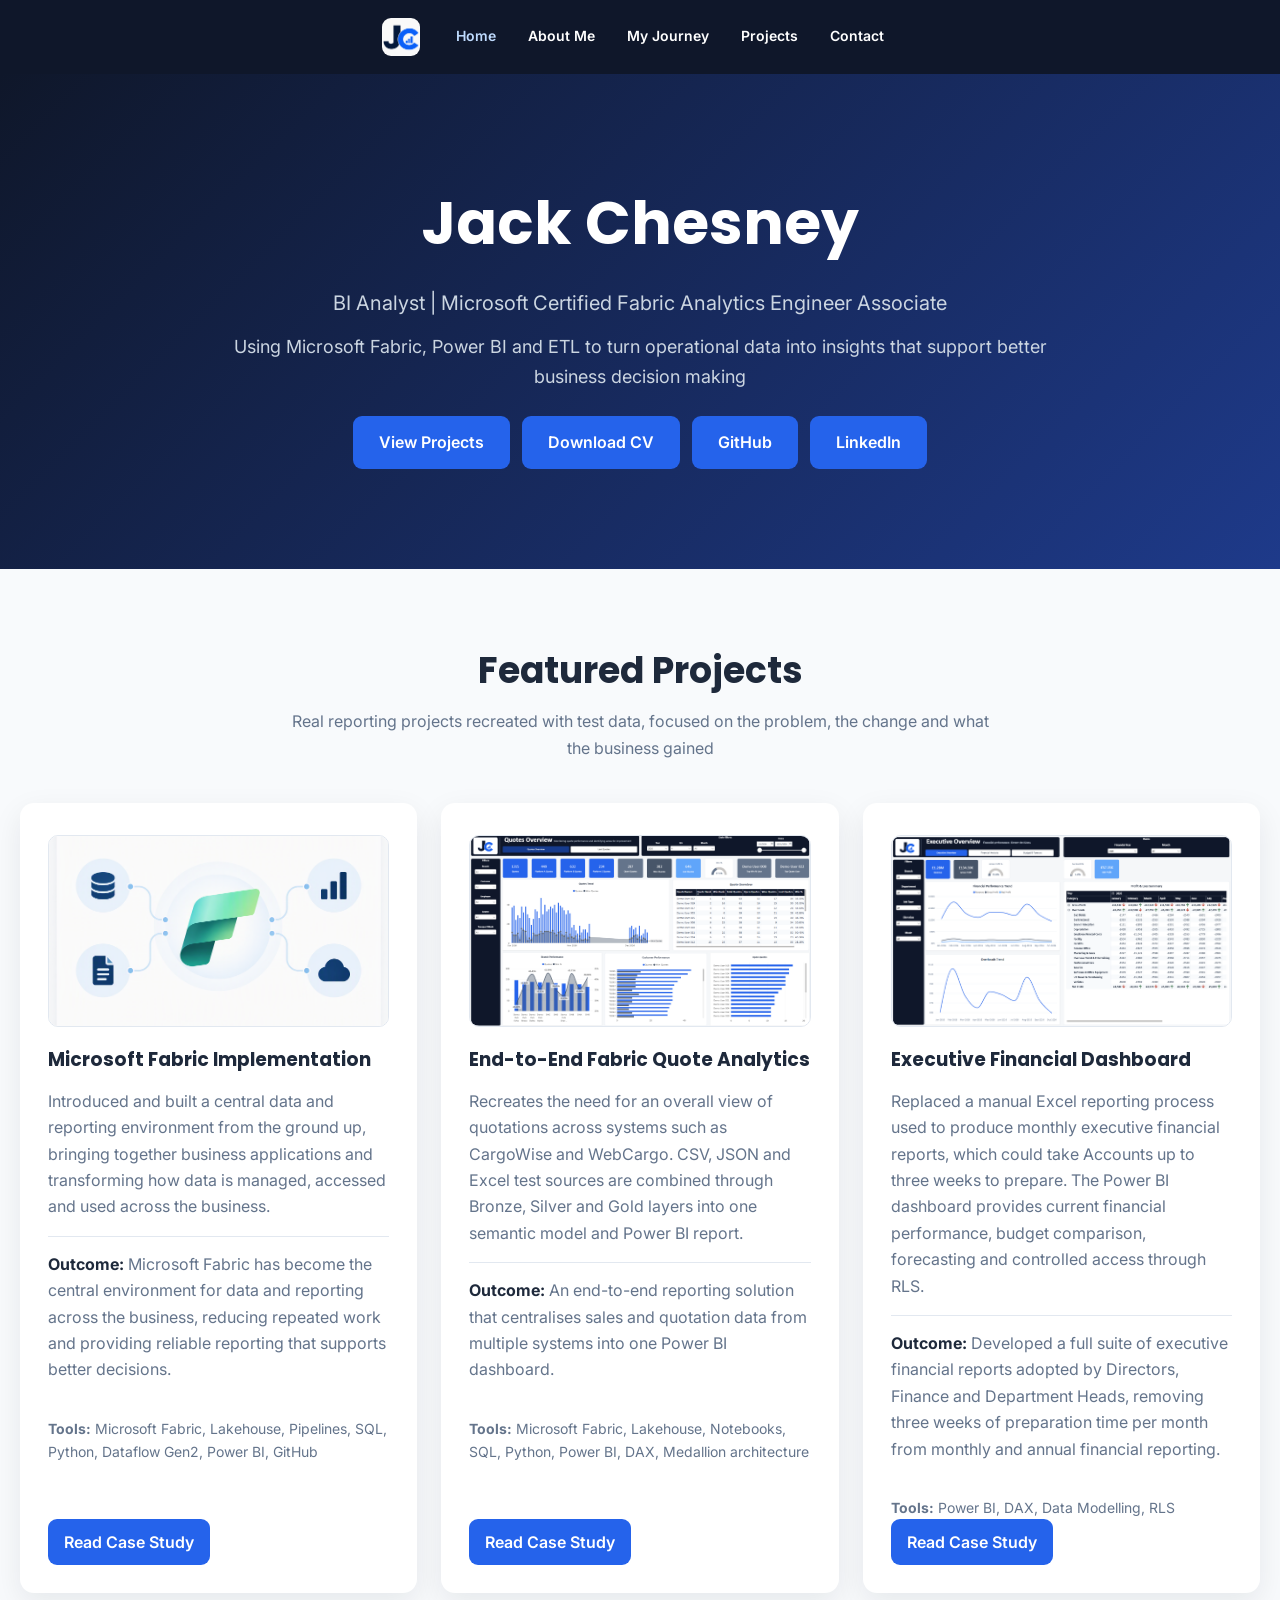
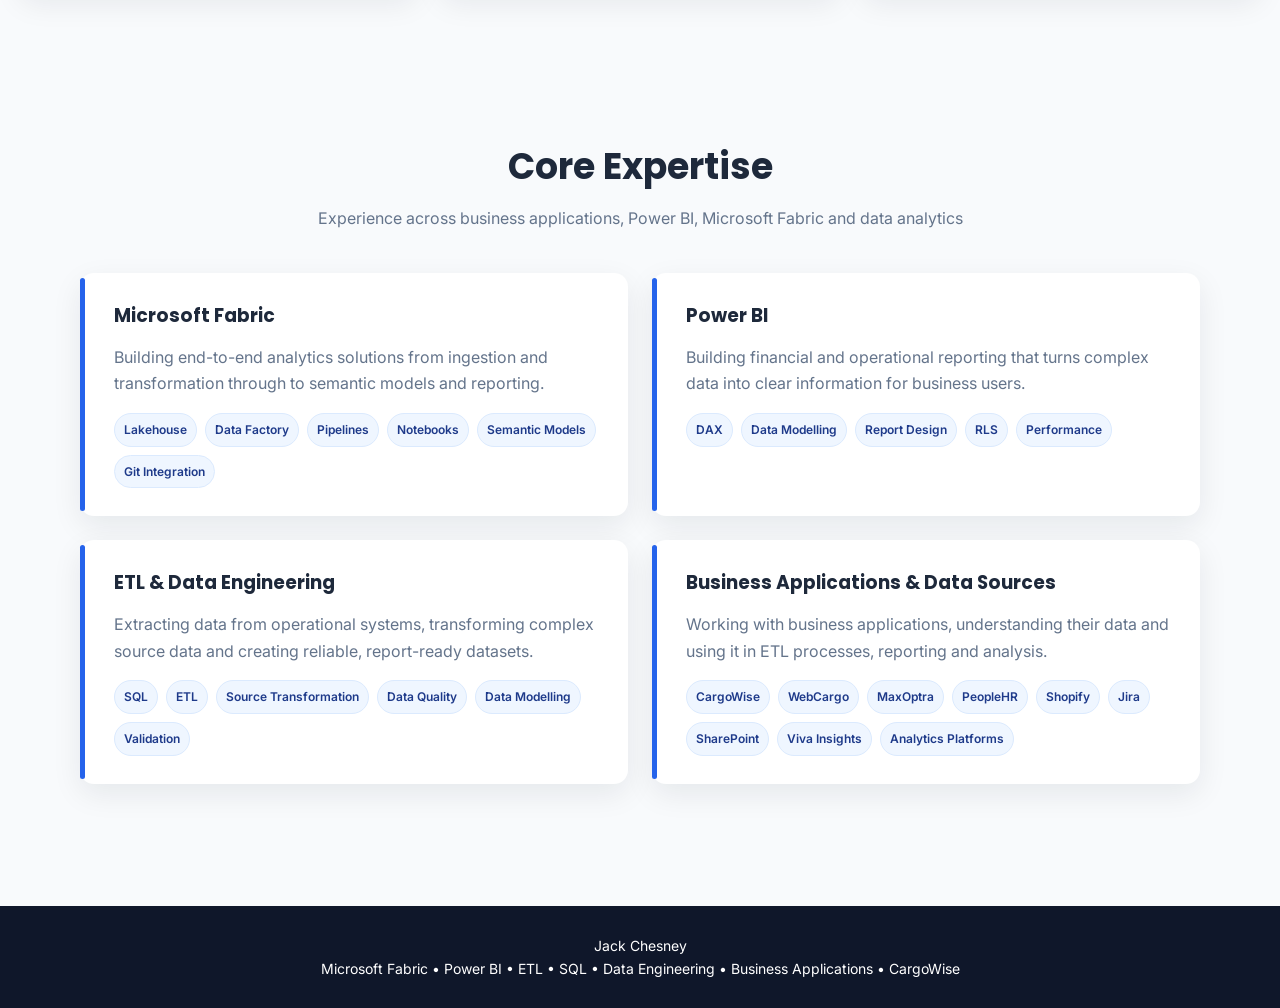
<file: index.html>
<!DOCTYPE html>
<html lang="en-GB">
<head>
    <meta charset="UTF-8">
    <meta name="viewport" content="width=device-width, initial-scale=1">
    <meta name="description" content="Jack Chesney's portfolio of Microsoft Fabric, ETL, Power BI and business application reporting projects.">
    <title>BI Portfolio | Jack Chesney</title>
    <link rel="stylesheet" href="style.css">
</head>
<body>
    <a class="skip-link" href="#main">Skip to content</a>
    <nav aria-label="Main navigation">
        <a class="site-logo" href="index.html"><img src="logo-white.png" alt="Jack Chesney logo"></a>
        <a href="index.html" aria-current="page">Home</a>
        <a href="about.html">About Me</a>
        <a href="journey.html">My Journey</a>
        <a href="projects.html">Projects</a>
        <a href="contact.html">Contact</a>
    </nav>

    <main id="main">
        <section class="hero">
            <h1>Jack Chesney</h1>
            <p>BI Analyst | Microsoft Certified Fabric Analytics Engineer Associate</p>
            <p class="hero-subtitle">Using Microsoft Fabric, Power BI and ETL to turn operational data into insights that support better business decision making</p>
            <div class="hero-actions">
                <a class="btn" href="projects.html">View Projects</a>
                <a class="btn" href="Jack-Chesney-CV.pdf" download>Download CV</a>
                <a class="btn" href="https://github.com/jches2002" target="_blank" rel="noopener noreferrer">GitHub</a>
                <a class="btn" href="https://www.linkedin.com/in/jack-chesney-94877a1b5" target="_blank" rel="noopener noreferrer">LinkedIn</a>
            </div>
        </section>

        <section class="container featured-projects">
            <div class="section-title">
                <h2>Featured Projects</h2>
                <p>Real reporting projects recreated with test data, focused on the problem, the change and what the business gained</p>
            </div>
            <div class="cards">
                <article class="card project-card">
                    <div class="project-visual"><img alt="Microsoft Fabric Logo" src="fabric-logo.png"></div>
                    <h3>Microsoft Fabric Implementation</h3>
                    <p>Introduced and built a central data and reporting environment from the ground up, bringing together business applications and transforming how data is managed, accessed and used across the business.</p>
                    <p class="project-outcome"><strong>Outcome:</strong> Microsoft Fabric has become the central environment for data and reporting across the business, reducing repeated work and providing reliable reporting that supports better decisions.</p>
                    <p class="tools"><strong>Tools:</strong> Microsoft Fabric, Lakehouse, Pipelines, SQL, Python, Dataflow Gen2, Power BI, GitHub</p>
                    <a class="btn small" href="project-fabric-platform.html">Read Case Study</a>
                </article>

                <article class="card project-card">
                    <div class="project-visual"><img alt="End-to-End Fabric Quote Analytics dashboard" src="fabric-quote-analytics.png"></div>
                    <h3>End-to-End Fabric Quote Analytics</h3>
                    <p>Recreates the need for an overall view of quotations across systems such as CargoWise and WebCargo. CSV, JSON and Excel test sources are combined through Bronze, Silver and Gold layers into one semantic model and Power BI report.</p>
                    <p class="project-outcome"><strong>Outcome:</strong> An end-to-end reporting solution that centralises sales and quotation data from multiple systems into one Power BI dashboard.</p>
                    <p class="tools"><strong>Tools:</strong> Microsoft Fabric, Lakehouse, Notebooks, SQL, Python, Power BI, DAX, Medallion architecture</p>
                    <a class="btn small" href="project-fabric.html">Read Case Study</a>
                </article>

                <article class="card project-card">
                    <div class="project-visual"><img alt="Executive Financial Dashboard" src="executive-financial-dashboard.png"></div>
                    <h3>Executive Financial Dashboard</h3>
                    <p>Replaced a manual Excel reporting process used to produce monthly executive financial reports, which could take Accounts up to three weeks to prepare. The Power BI dashboard provides current financial performance, budget comparison, forecasting and controlled access through RLS.</p>
                    <p class="project-outcome"><strong>Outcome:</strong> Developed a full suite of executive financial reports adopted by Directors, Finance and Department Heads, removing three weeks of preparation time per month from monthly and annual financial reporting.</p>
                    <p class="tools"><strong>Tools:</strong> Power BI, DAX, Data Modelling, RLS</p>
                    <a class="btn small" href="project-financial.html">Read Case Study</a>
                </article>
            </div>
        </section>

        <section class="container">
            <div class="section-title">
                <h2>Core Expertise</h2>
                <p>Experience across business applications, Power BI, Microsoft Fabric and data analytics</p>
            </div>
            <div class="skills-grid">
                <article class="card skill-card">
                    <h3>Microsoft Fabric</h3>
                    <p>Building end-to-end analytics solutions from ingestion and transformation through to semantic models and reporting.</p>
                    <div class="skill-list">
                        <span>Lakehouse</span><span>Data Factory</span><span>Pipelines</span><span>Notebooks</span><span>Semantic Models</span><span>Git Integration</span>
                    </div>
                </article>

                <article class="card skill-card">
                    <h3>Power BI</h3>
                    <p>Building financial and operational reporting that turns complex data into clear information for business users.</p>
                    <div class="skill-list">
                        <span>DAX</span><span>Data Modelling</span><span>Report Design</span><span>RLS</span><span>Performance</span>
                    </div>
                </article>

                <article class="card skill-card">
                    <h3>ETL &amp; Data Engineering</h3>
                    <p>Extracting data from operational systems, transforming complex source data and creating reliable, report-ready datasets.</p>
                    <div class="skill-list">
                        <span>SQL</span><span>ETL</span><span>Source Transformation</span><span>Data Quality</span><span>Data Modelling</span><span>Validation</span>
                    </div>
                </article>

                <article class="card skill-card">
                    <h3>Business Applications &amp; Data Sources</h3>
                    <p>Working with business applications, understanding their data and using it in ETL processes, reporting and analysis.</p>
                    <div class="skill-list">
                        <span>CargoWise</span><span>WebCargo</span><span>MaxOptra</span><span>PeopleHR</span><span>Shopify</span><span>Jira</span><span>SharePoint</span><span>Viva Insights</span><span>Analytics Platforms</span>
                    </div>
                </article>
            </div>
        </section>
    </main>

    <footer><p>Jack Chesney</p><p>Microsoft Fabric • Power BI • ETL • SQL • Data Engineering • Business Applications • CargoWise</p></footer>
</body>
</html>
</file>
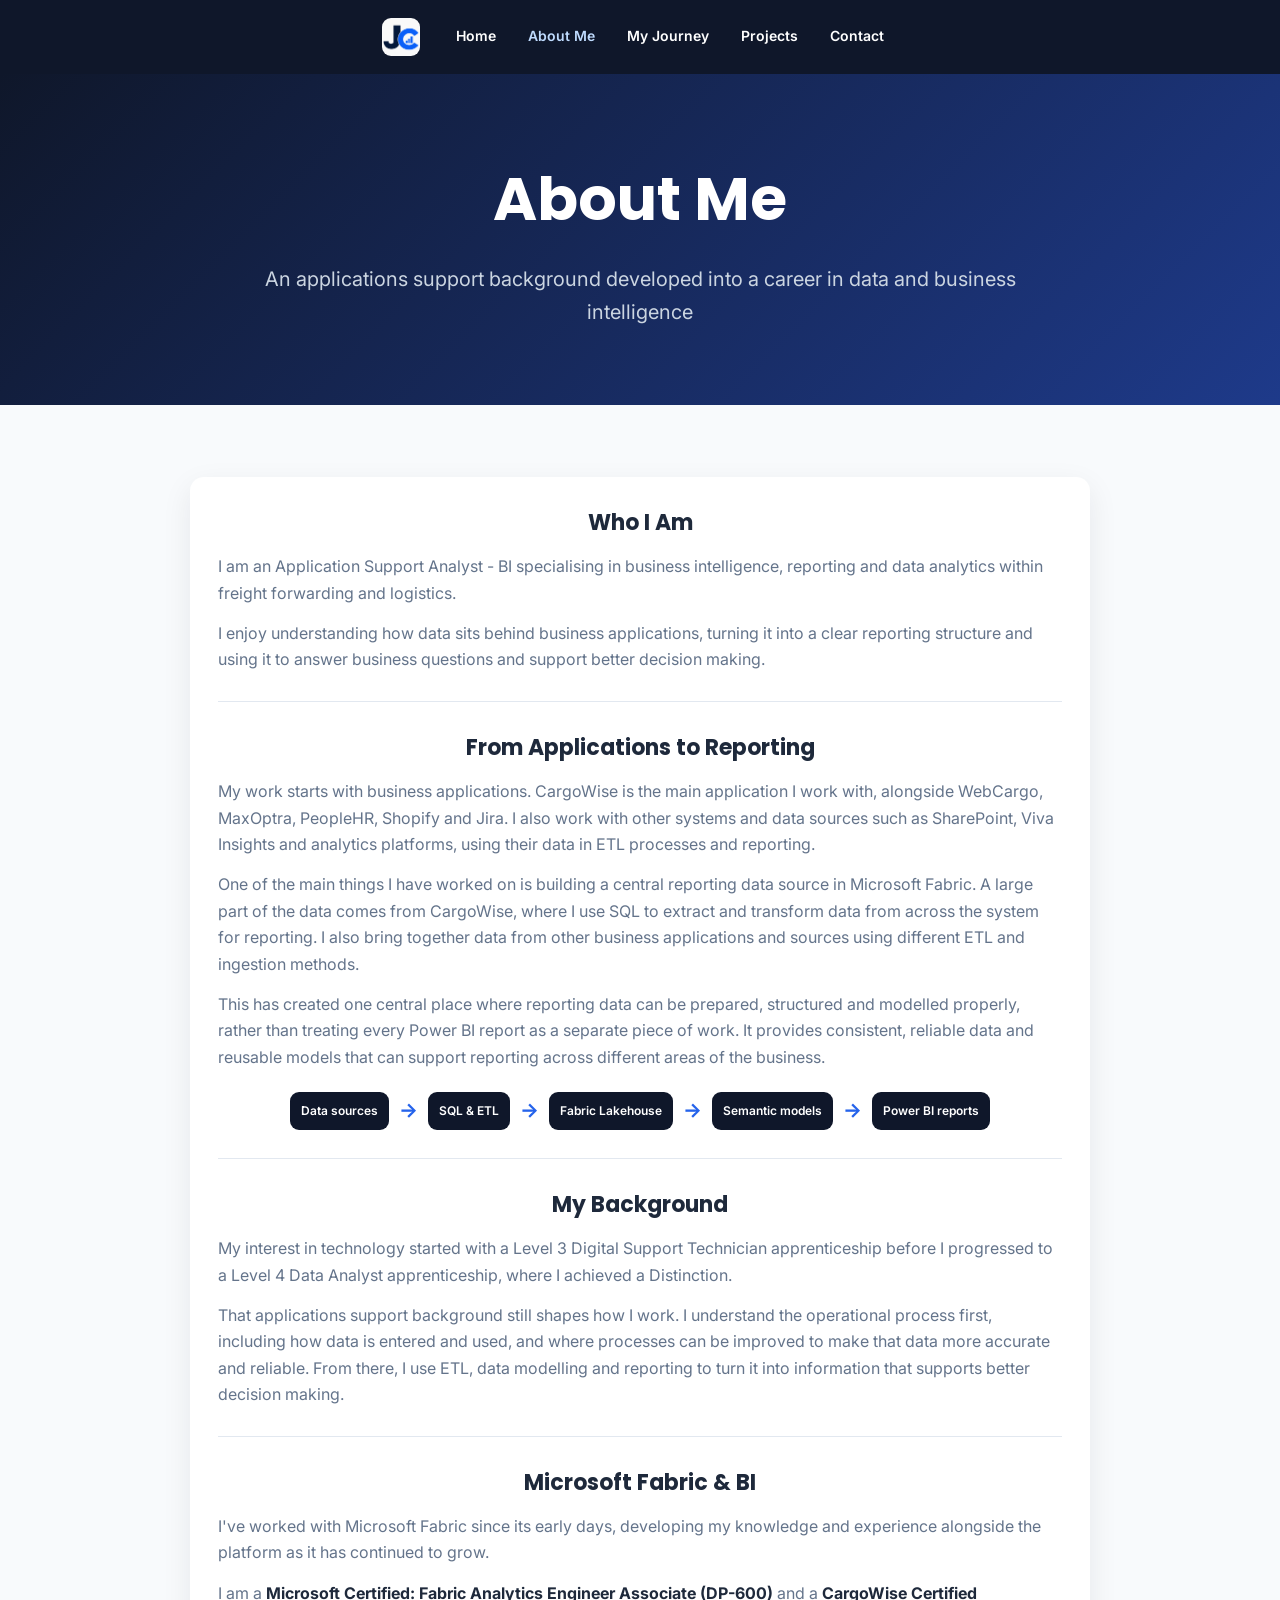
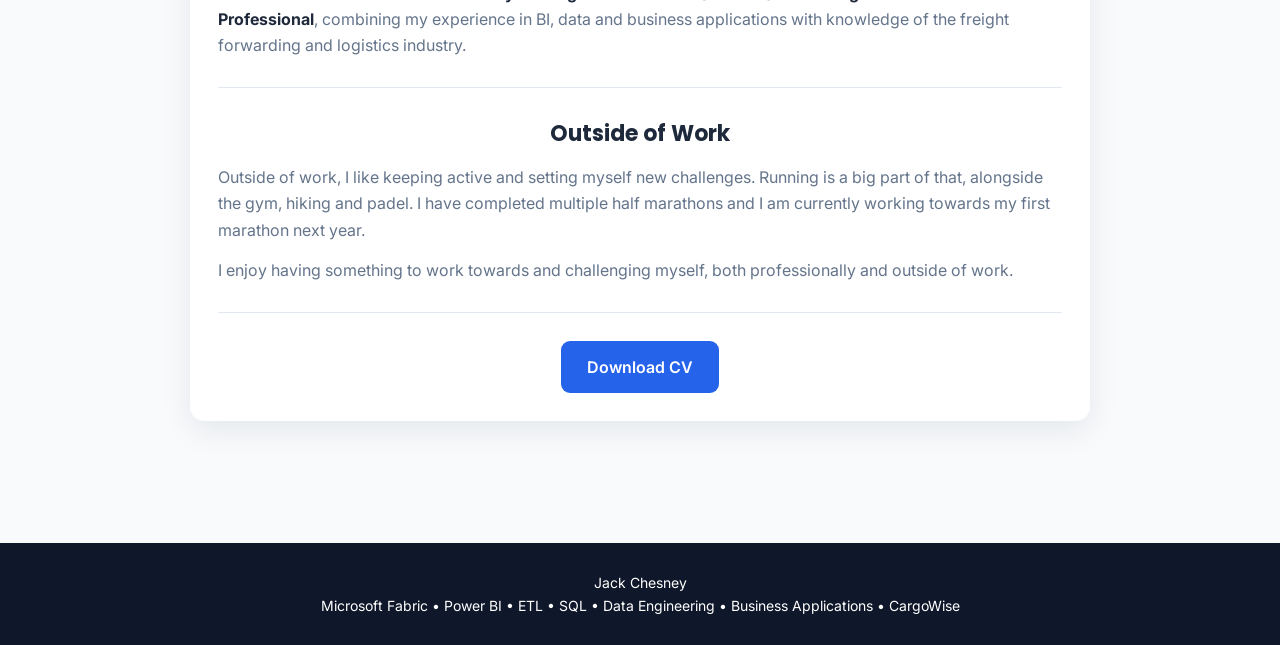
<file: about.html>
<!DOCTYPE html>
<html lang="en-GB">
<head>
    <meta charset="UTF-8">
    <meta name="viewport" content="width=device-width, initial-scale=1">
    <meta name="description" content="About Jack Chesney, an Application Support Analyst - BI working across business intelligence, data engineering, Microsoft Fabric, Power BI and business applications.">
    <title>About Me | Jack Chesney</title>
    <link rel="stylesheet" href="style.css">
</head>
<body>
    <a class="skip-link" href="#main">Skip to content</a>

    <nav aria-label="Main navigation">
        <a class="site-logo" href="index.html">
            <img src="logo-white.png" alt="Jack Chesney logo">
        </a>
        <a href="index.html">Home</a>
        <a href="about.html" aria-current="page">About Me</a>
        <a href="journey.html">My Journey</a>
        <a href="projects.html">Projects</a>
        <a href="contact.html">Contact</a>
    </nav>

    <main id="main">
        <section class="hero compact">
            <h1>About Me</h1>
            <p>An applications support background developed into a career in data and business intelligence</p>
        </section>

        <section class="container">
            <article class="card about-card">
                <div class="about-section">
                    <h2>Who I Am</h2>
                    <p>I am an Application Support Analyst - BI specialising in business intelligence, reporting and data analytics within freight forwarding and logistics.</p>
                    <p>I enjoy understanding how data sits behind business applications, turning it into a clear reporting structure and using it to answer business questions and support better decision making.</p>
                </div>

                <div class="about-section">
                    <h2>From Applications to Reporting</h2>
                    <p>My work starts with business applications. CargoWise is the main application I work with, alongside WebCargo, MaxOptra, PeopleHR, Shopify and Jira. I also work with other systems and data sources such as SharePoint, Viva Insights and analytics platforms, using their data in ETL processes and reporting.</p>

                    <p>One of the main things I have worked on is building a central reporting data source in Microsoft Fabric. A large part of the data comes from CargoWise, where I use SQL to extract and transform data from across the system for reporting. I also bring together data from other business applications and sources using different ETL and ingestion methods.</p>

                    <p>This has created one central place where reporting data can be prepared, structured and modelled properly, rather than treating every Power BI report as a separate piece of work. It provides consistent, reliable data and reusable models that can support reporting across different areas of the business.</p>

                    <div class="architecture-flow compact-flow" aria-label="Data source to reporting data flow">
                        <span>Data sources</span>
                        <b aria-hidden="true">→</b>
                        <span>SQL &amp; ETL</span>
                        <b aria-hidden="true">→</b>
                        <span>Fabric Lakehouse</span>
                        <b aria-hidden="true">→</b>
                        <span>Semantic models</span>
                        <b aria-hidden="true">→</b>
                        <span>Power BI reports</span>
                    </div>
                </div>

                <div class="about-section">
                    <h2>My Background</h2>
                    <p>My interest in technology started with a Level 3 Digital Support Technician apprenticeship before I progressed to a Level 4 Data Analyst apprenticeship, where I achieved a Distinction.</p>

                    <p>That applications support background still shapes how I work. I understand the operational process first, including how data is entered and used, and where processes can be improved to make that data more accurate and reliable. From there, I use ETL, data modelling and reporting to turn it into information that supports better decision making.</p>
                </div>

                <div class="about-section">
                    <h2>Microsoft Fabric &amp; BI</h2>
                    <p>I've worked with Microsoft Fabric since its early days, developing my knowledge and experience alongside the platform as it has continued to grow.</p>

                    <p>I am a <strong>Microsoft Certified: Fabric Analytics Engineer Associate (DP-600)</strong> and a <strong>CargoWise Certified Professional</strong>, combining my experience in BI, data and business applications with knowledge of the freight forwarding and logistics industry.</p>
                </div>

                <div class="about-section">
                    <h2>Outside of Work</h2>
                    <p>Outside of work, I like keeping active and setting myself new challenges. Running is a big part of that, alongside the gym, hiking and padel. I have completed multiple half marathons and I am currently working towards my first marathon next year.</p>

                    <p>I enjoy having something to work towards and challenging myself, both professionally and outside of work.</p>
                </div>

                <div class="about-section" style="text-align: center;">
                    <a class="btn" href="Jack-Chesney-CV.pdf" download>Download CV</a>
                </div>
            </article>
        </section>
    </main>

    <footer>
        <p>Jack Chesney</p>
        <p>Microsoft Fabric • Power BI • ETL • SQL • Data Engineering • Business Applications • CargoWise</p>
    </footer>
</body>
</html>
</file>
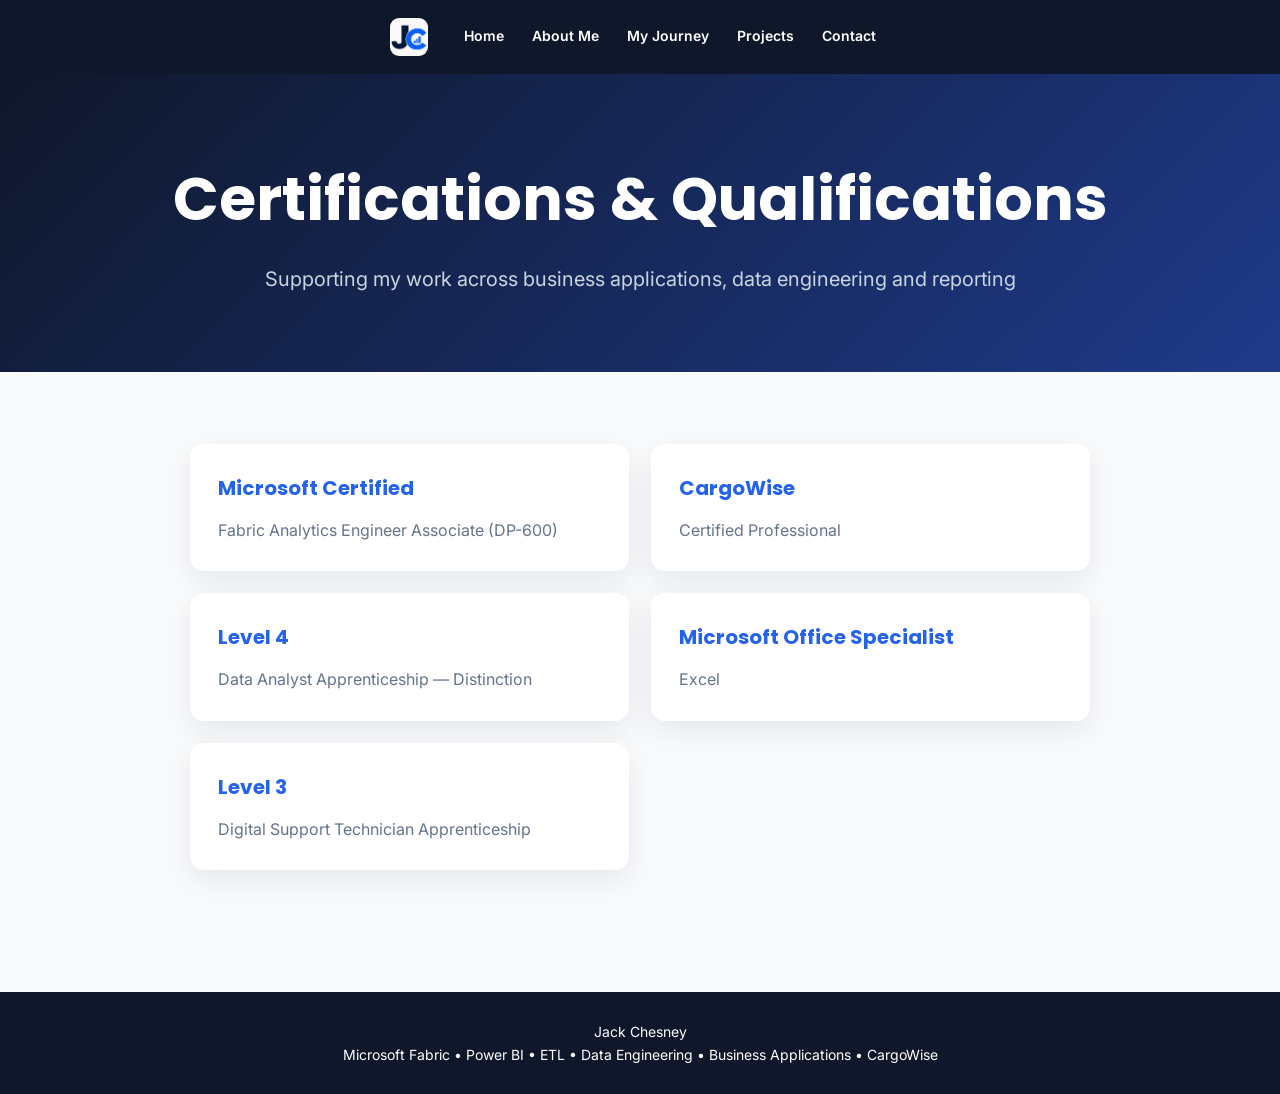
<file: certifications.html>
<!DOCTYPE html>
<html lang="en-GB">
<head>
    <meta charset="UTF-8">
    <meta name="viewport" content="width=device-width, initial-scale=1">
    <meta name="description" content="Certifications and qualifications earned by Jack Chesney.">
    <title>Certifications | Jack Chesney</title>
    <link rel="stylesheet" href="style.css">
</head>
<body>
    <a class="skip-link" href="#main">Skip to content</a>
    <nav aria-label="Main navigation">
        <a class="site-logo" href="index.html"><img src="logo-white.png" alt="Jack Chesney logo"></a>
        <a href="index.html">Home</a><a href="about.html">About Me</a><a href="journey.html">My Journey</a><a href="projects.html">Projects</a><a href="contact.html">Contact</a>
    </nav>
    <main id="main">
        <section class="hero compact"><h1>Certifications &amp; Qualifications</h1><p>Supporting my work across business applications, data engineering and reporting</p></section>
        <section class="container">
            <div class="credential-list">
                <article class="card"><h2>Microsoft Certified</h2><p>Fabric Analytics Engineer Associate (DP-600)</p></article>
                <article class="card"><h2>CargoWise</h2><p>Certified Professional</p></article>
                <article class="card"><h2>Level 4</h2><p>Data Analyst Apprenticeship — Distinction</p></article>
                <article class="card"><h2>Microsoft Office Specialist</h2><p>Excel</p></article>
                <article class="card"><h2>Level 3</h2><p>Digital Support Technician Apprenticeship</p></article>
            </div>
        </section>
    </main>
    <footer><p>Jack Chesney</p><p>Microsoft Fabric • Power BI • ETL • Data Engineering • Business Applications • CargoWise</p></footer>
</body>
</html>
</file>
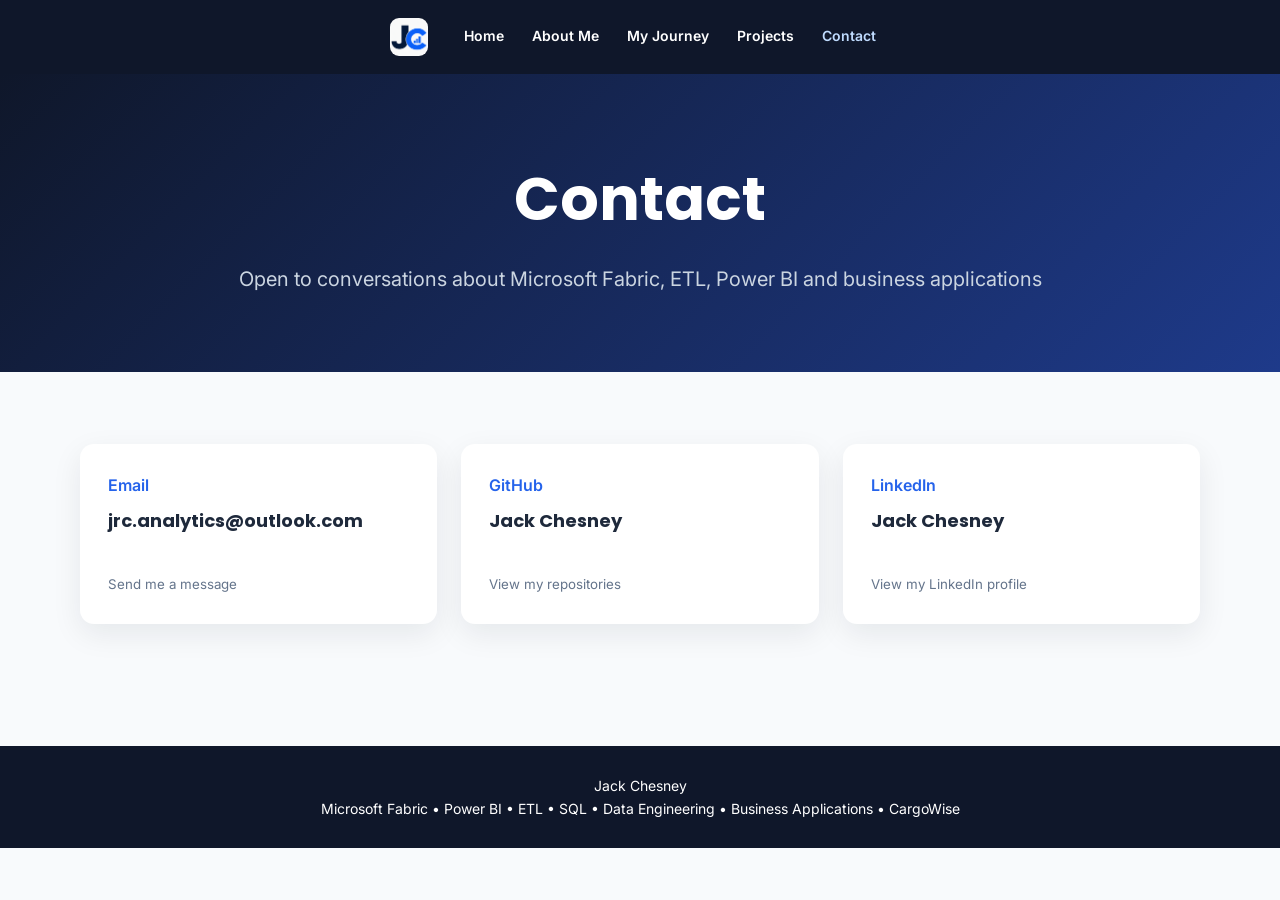
<file: contact.html>
<!DOCTYPE html>
<html lang="en-GB">
<head>
    <meta charset="UTF-8">
    <meta name="viewport" content="width=device-width, initial-scale=1">
    <meta name="description" content="Contact Jack Chesney about Microsoft Fabric, ETL, Power BI and business applications.">
    <title>Contact | Jack Chesney</title>
    <link rel="stylesheet" href="style.css">
</head>
<body>
    <a class="skip-link" href="#main">Skip to content</a>
    <nav aria-label="Main navigation">
        <a class="site-logo" href="index.html"><img src="logo-white.png" alt="Jack Chesney logo"></a>
        <a href="index.html">Home</a><a href="about.html">About Me</a><a href="journey.html">My Journey</a><a href="projects.html">Projects</a><a href="contact.html" aria-current="page">Contact</a>
    </nav>
    <main id="main">
        <section class="hero compact"><h1>Contact</h1><p>Open to conversations about Microsoft Fabric, ETL, Power BI and business applications</p></section>
        <section class="container">
            <div class="contact-grid">
                <a class="card contact-card" href="mailto:jrc.analytics@outlook.com"><span>Email</span><strong>jrc.analytics@outlook.com</strong><small>Send me a message</small></a>
                <a class="card contact-card" href="https://github.com/jches2002" target="_blank" rel="noopener"><span>GitHub</span><strong>Jack Chesney</strong><small>View my repositories</small></a>
                <a class="card contact-card" href="https://www.linkedin.com/in/jack-chesney-94877a1b5" target="_blank" rel="noopener"><span>LinkedIn</span><strong>Jack Chesney</strong><small>View my LinkedIn profile</small></a>
            </div>
        </section>
    </main>
    <footer><p>Jack Chesney</p><p>Microsoft Fabric • Power BI • ETL • SQL • Data Engineering • Business Applications • CargoWise</p></footer>
</body>
</html>
</file>
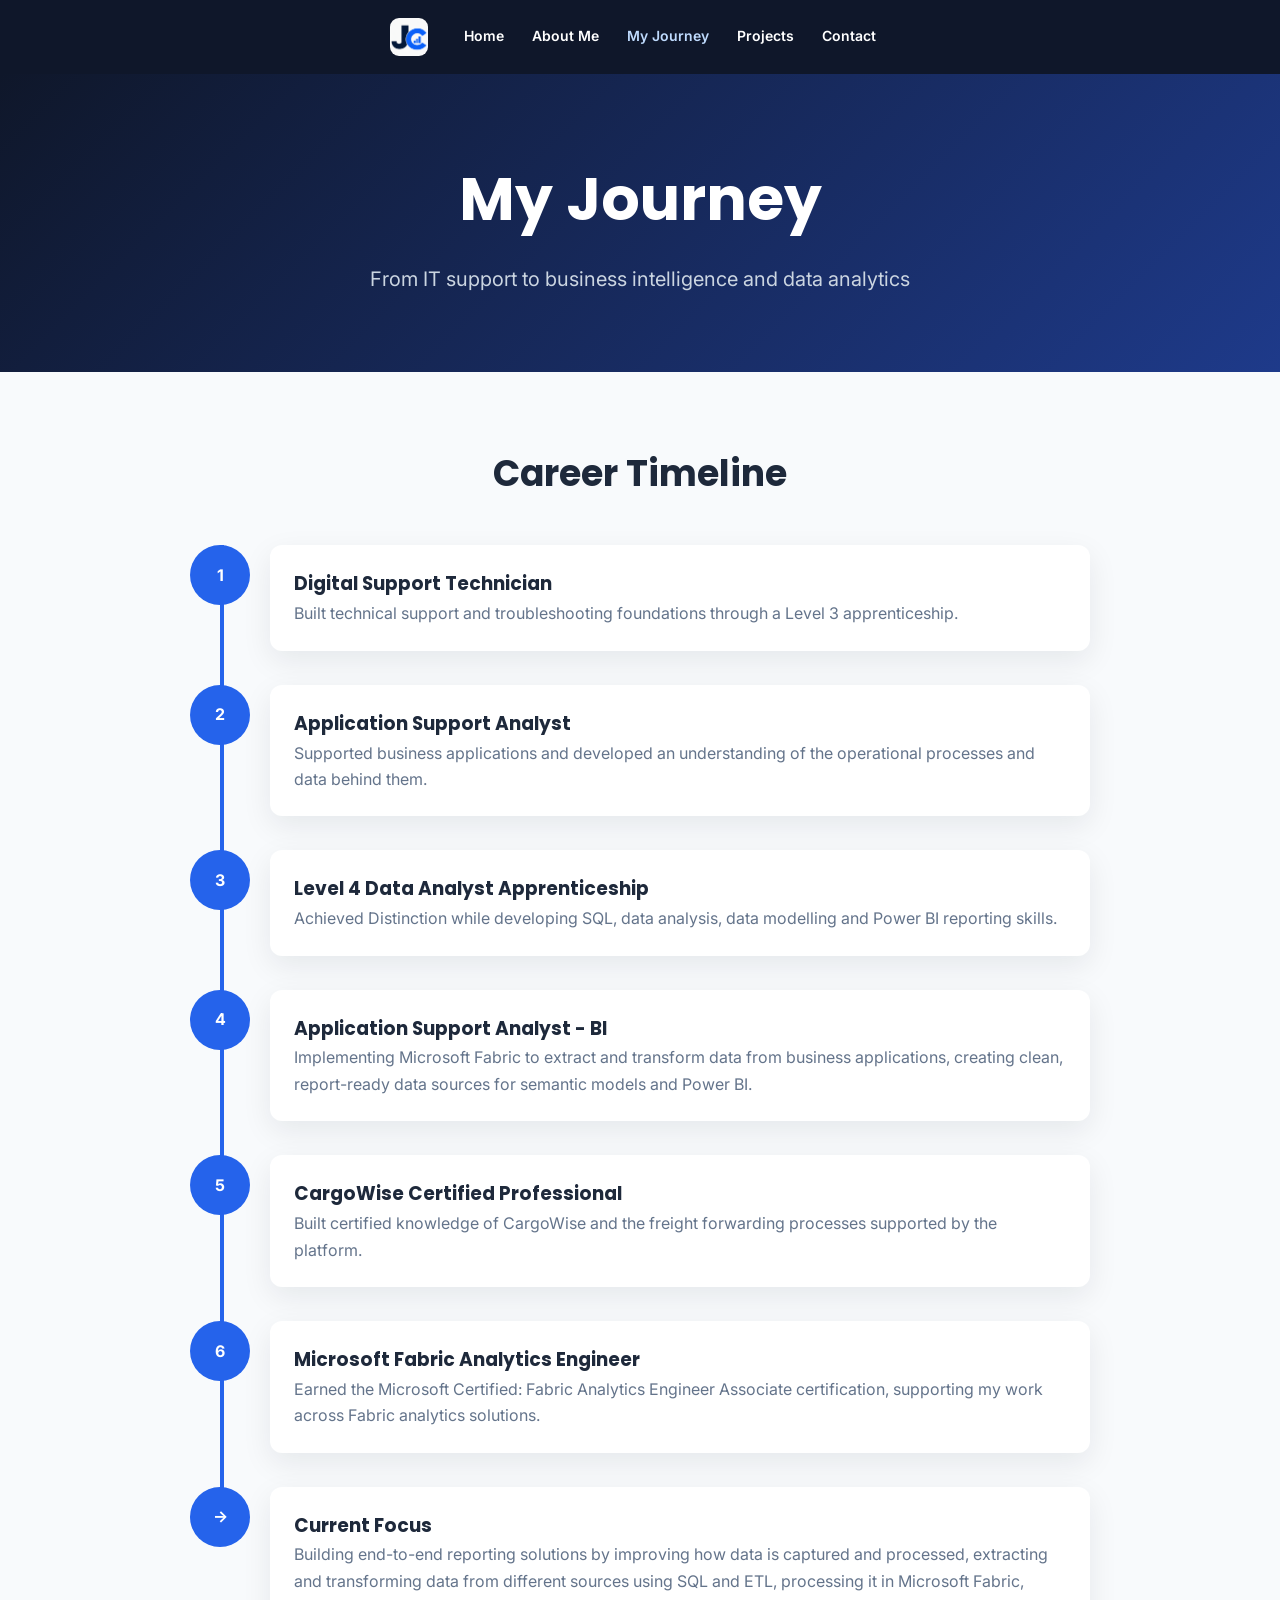
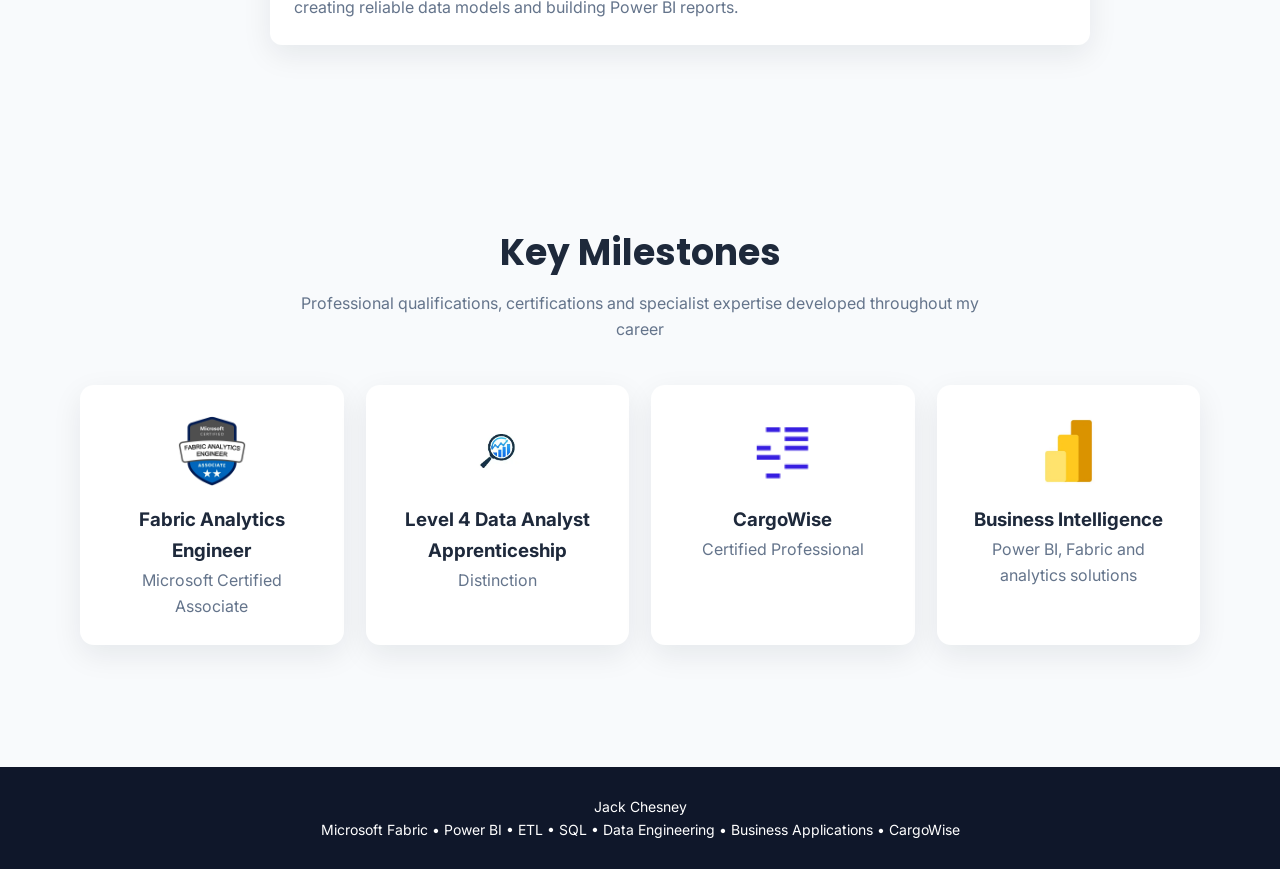
<file: journey.html>
<!DOCTYPE html>
<html lang="en-GB">
<head>
    <meta charset="UTF-8">
    <meta name="viewport" content="width=device-width, initial-scale=1">
    <meta name="description" content="Jack Chesney's journey from IT support to business intelligence and data analytics.">
    <title>My Journey | Jack Chesney</title>
    <link rel="stylesheet" href="style.css">
</head>
<body>
    <a class="skip-link" href="#main">Skip to content</a>
    <nav aria-label="Main navigation">
        <a class="site-logo" href="index.html"><img src="logo-white.png" alt="Jack Chesney logo"></a>
        <a href="index.html">Home</a><a href="about.html">About Me</a><a href="journey.html" aria-current="page">My Journey</a><a href="projects.html">Projects</a><a href="contact.html">Contact</a>
    </nav>

    <main id="main">
        <section class="hero compact"><h1>My Journey</h1><p>From IT support to business intelligence and data analytics</p></section>

        <section class="container">
            <div class="section-title"><h2>Career Timeline</h2></div>
            <div class="timeline">
                <div class="timeline-item"><div class="timeline-icon">1</div><div class="timeline-content"><h3>Digital Support Technician</h3><p>Built technical support and troubleshooting foundations through a Level 3 apprenticeship.</p></div></div>
                <div class="timeline-item"><div class="timeline-icon">2</div><div class="timeline-content"><h3>Application Support Analyst</h3><p>Supported business applications and developed an understanding of the operational processes and data behind them.</p></div></div>
                <div class="timeline-item"><div class="timeline-icon">3</div><div class="timeline-content"><h3>Level 4 Data Analyst Apprenticeship</h3><p>Achieved Distinction while developing SQL, data analysis, data modelling and Power BI reporting skills.</p></div></div>
                <div class="timeline-item"><div class="timeline-icon">4</div><div class="timeline-content"><h3>Application Support Analyst - BI</h3><p>Implementing Microsoft Fabric to extract and transform data from business applications, creating clean, report-ready data sources for semantic models and Power BI.</p></div></div>
                <div class="timeline-item"><div class="timeline-icon">5</div><div class="timeline-content"><h3>CargoWise Certified Professional</h3><p>Built certified knowledge of CargoWise and the freight forwarding processes supported by the platform.</p></div></div>
                <div class="timeline-item"><div class="timeline-icon">6</div><div class="timeline-content"><h3>Microsoft Fabric Analytics Engineer</h3><p>Earned the Microsoft Certified: Fabric Analytics Engineer Associate certification, supporting my work across Fabric analytics solutions.</p></div></div>
                <div class="timeline-item"><div class="timeline-icon">→</div><div class="timeline-content"><h3>Current Focus</h3><p>Building end-to-end reporting solutions by improving how data is captured and processed, extracting and transforming data from different sources using SQL and ETL, processing it in Microsoft Fabric, creating reliable data models and building Power BI reports.</p></div></div>
            </div>
        </section>

        <section class="container">
            <div class="section-title"><h2>Key Milestones</h2><p>Professional qualifications, certifications and specialist expertise developed throughout my career</p></div>
            <div class="achievement-grid">
                <article class="achievement-card"><div class="milestone-media"><object data="dp600-badge.png" type="image/png"><div class="milestone-fallback">DP-600</div></object></div><h3>Fabric Analytics Engineer</h3><p>Microsoft Certified Associate</p></article>
                <article class="achievement-card"><div class="milestone-media"><object data="OIP.png" type="image/png"><div class="milestone-fallback">Distinction</div></object></div><h3>Level 4 Data Analyst Apprenticeship</h3><p>Distinction</p></article>
                <article class="achievement-card"><div class="milestone-media"><object data="cargowise-logo.png" type="image/png"><div class="milestone-fallback">CargoWise</div></object></div><h3>CargoWise</h3><p>Certified Professional</p></article>
                <article class="achievement-card"><div class="milestone-media"><object data="BI.png" type="image/png"><div class="milestone-fallback">Power BI</div></object></div><h3>Business Intelligence</h3><p>Power BI, Fabric and analytics solutions</p></article>
            </div>
        </section>
    </main>
    <footer><p>Jack Chesney</p><p>Microsoft Fabric • Power BI • ETL • SQL • Data Engineering • Business Applications • CargoWise</p></footer>
</body>
</html>
</file>
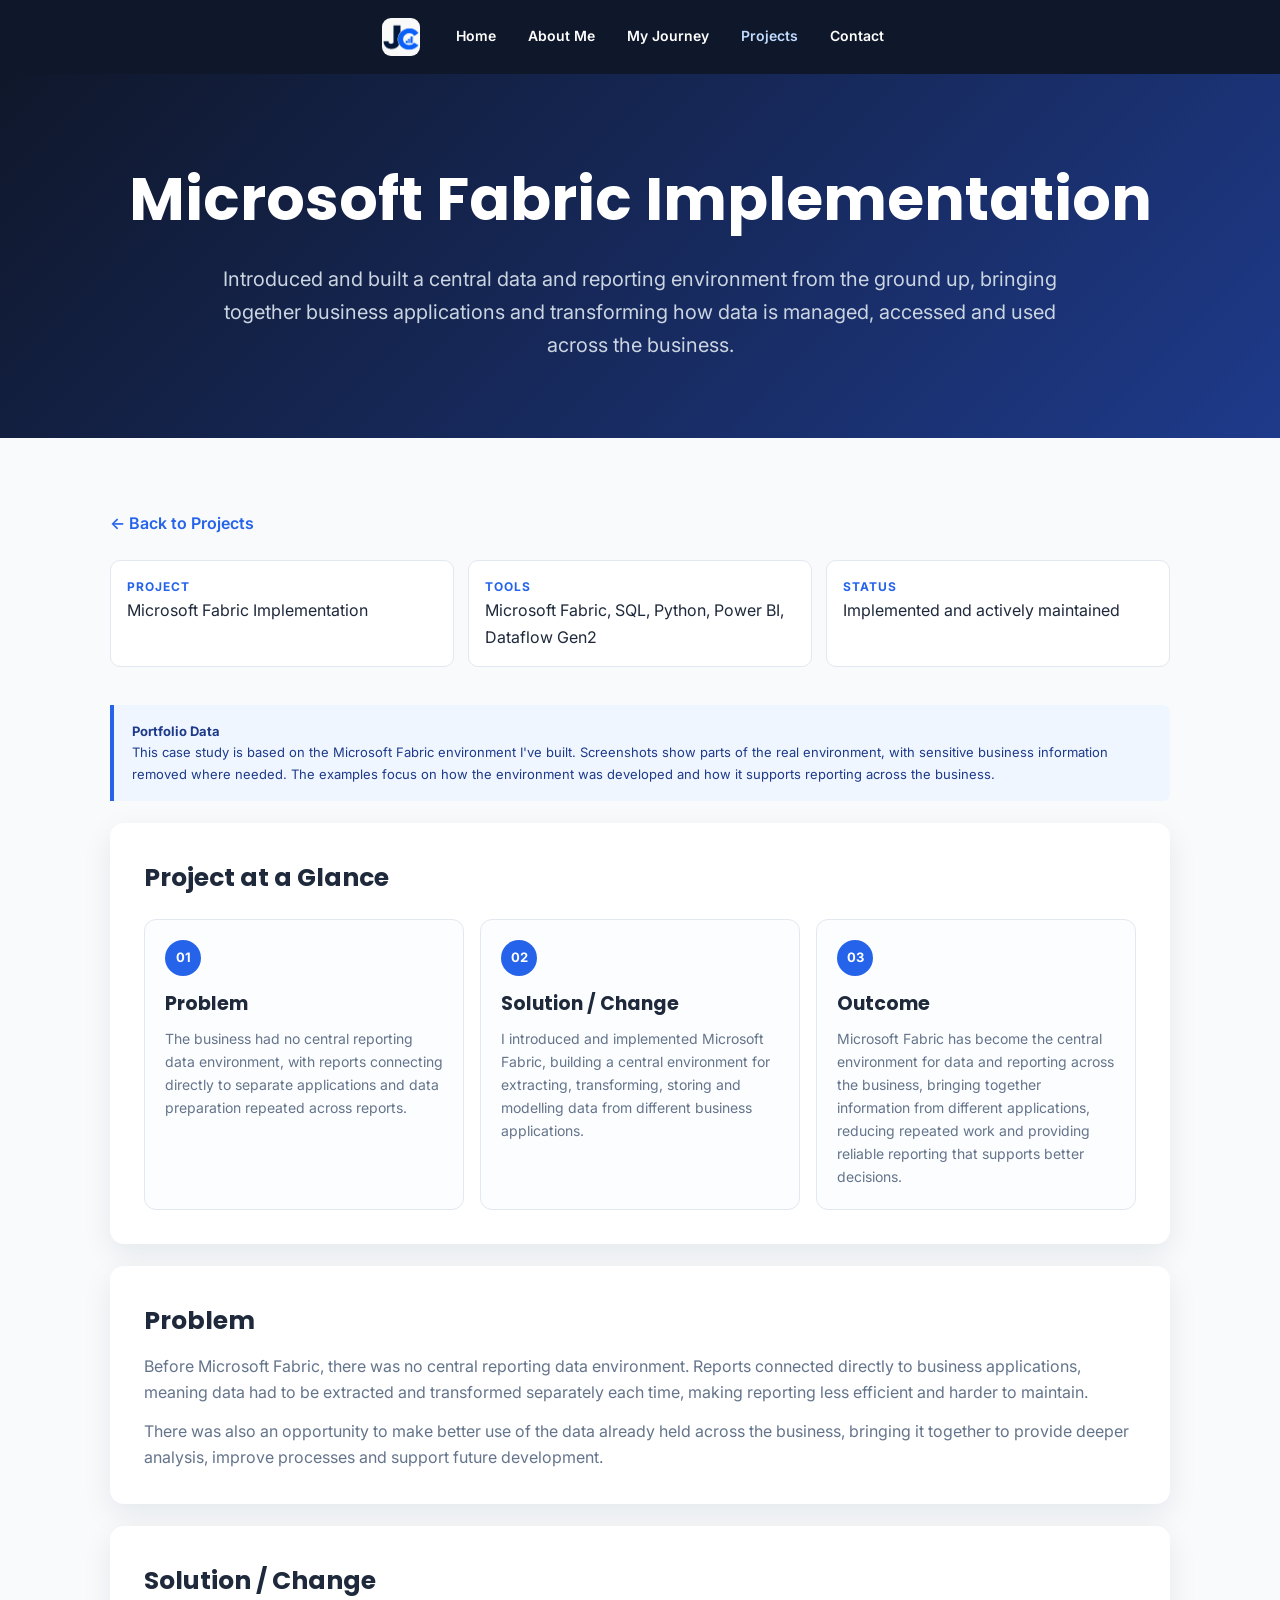
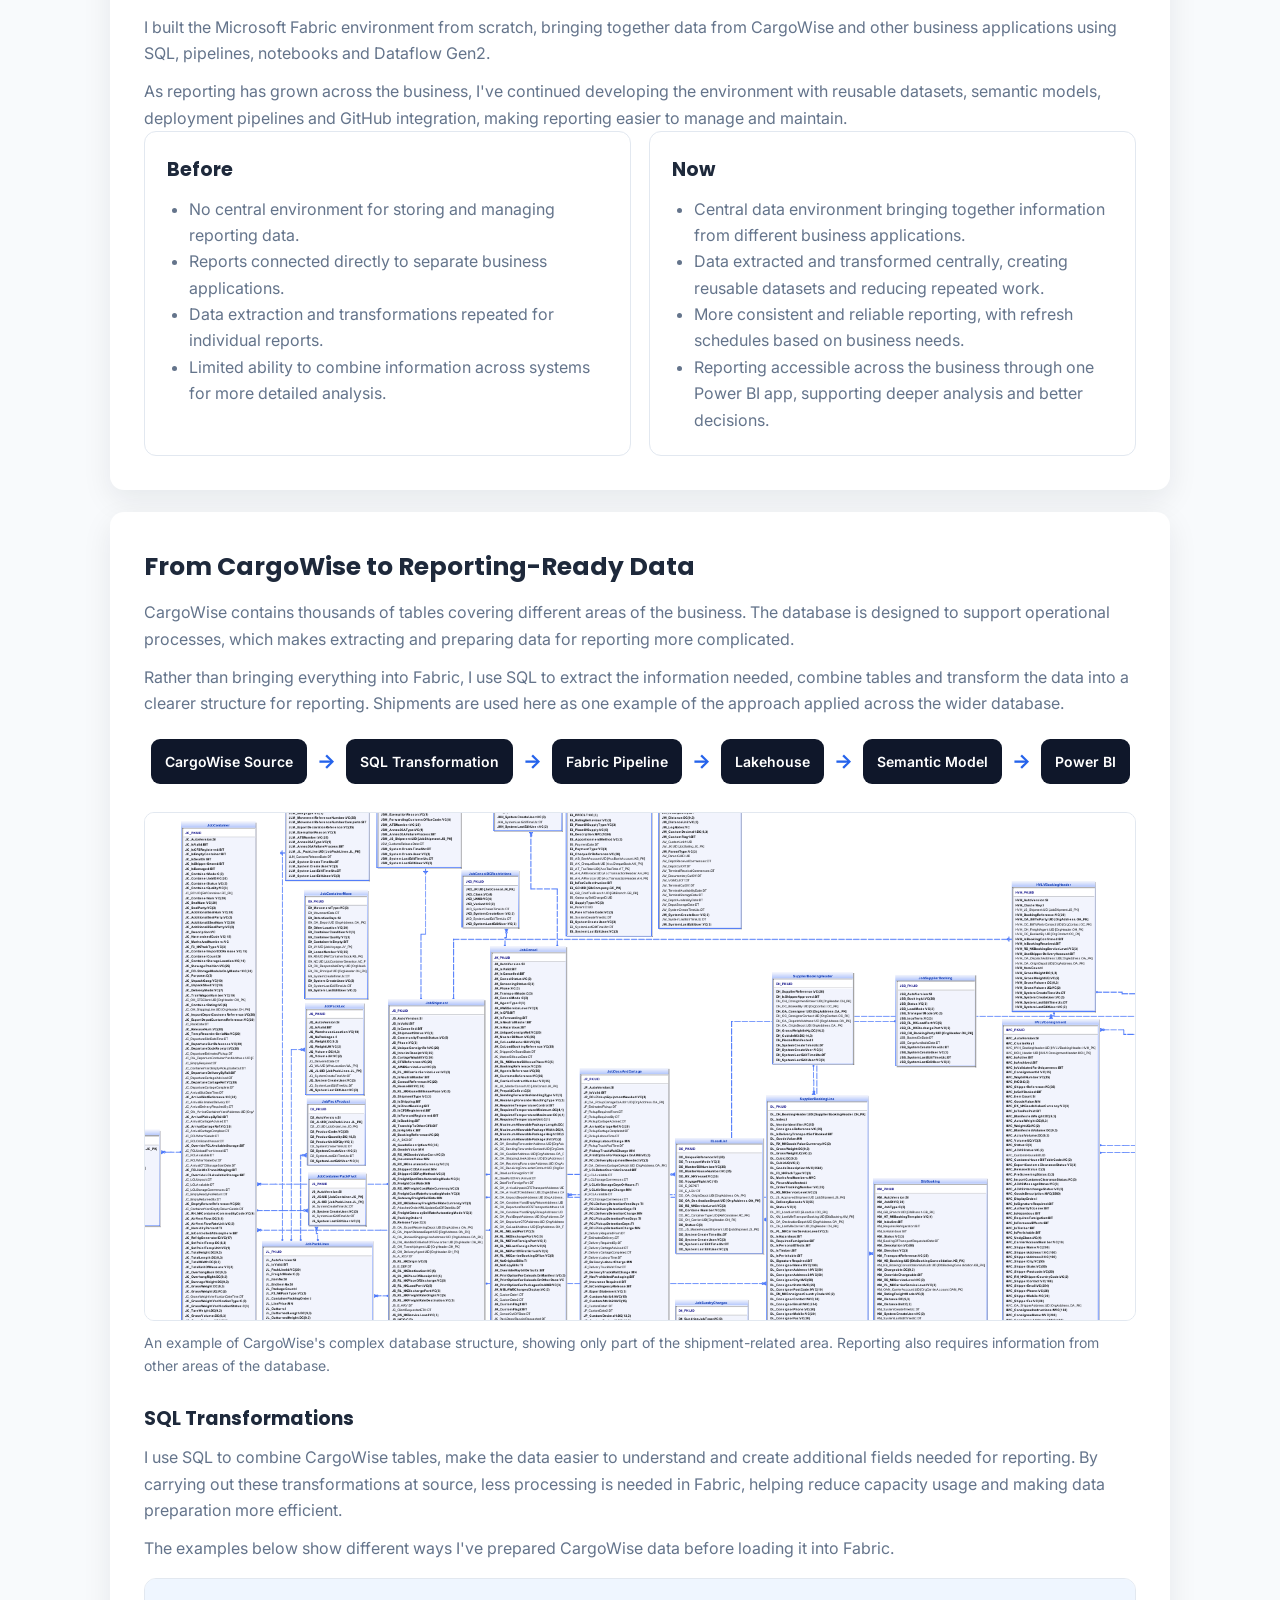
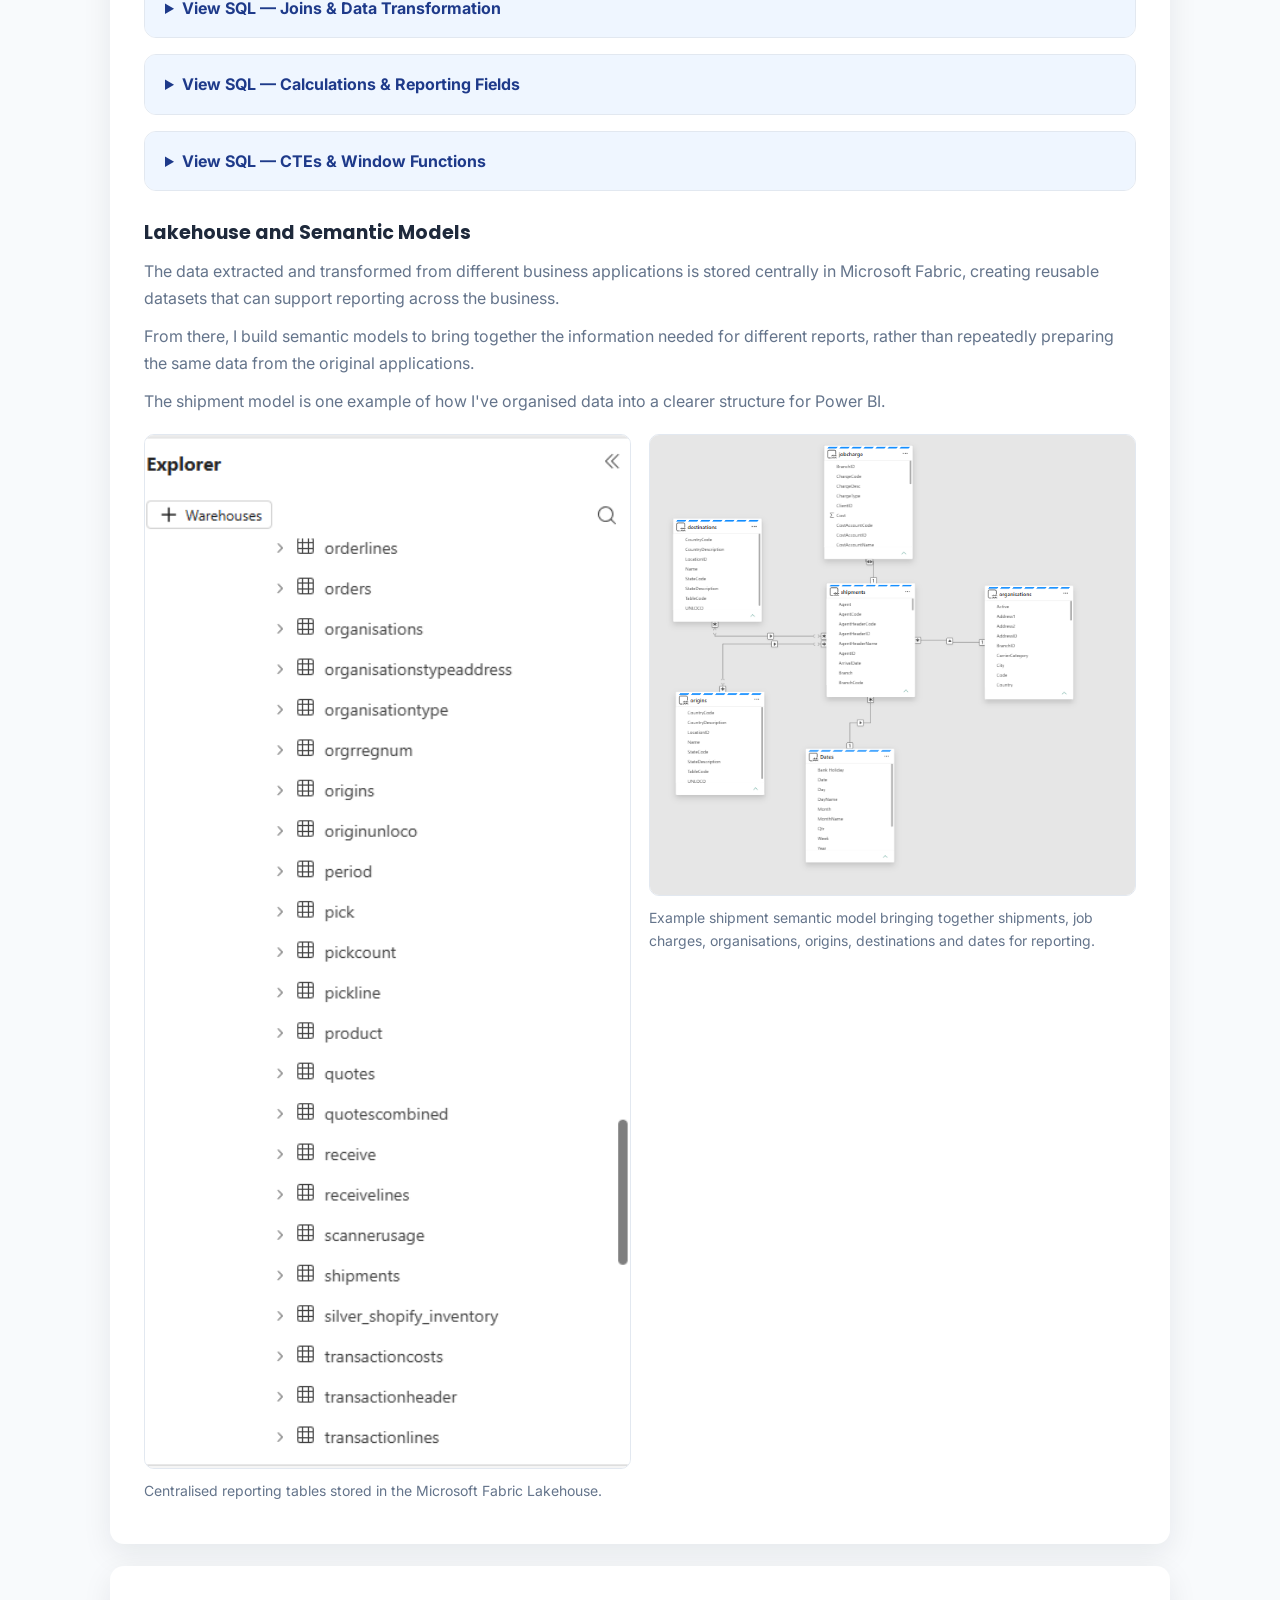
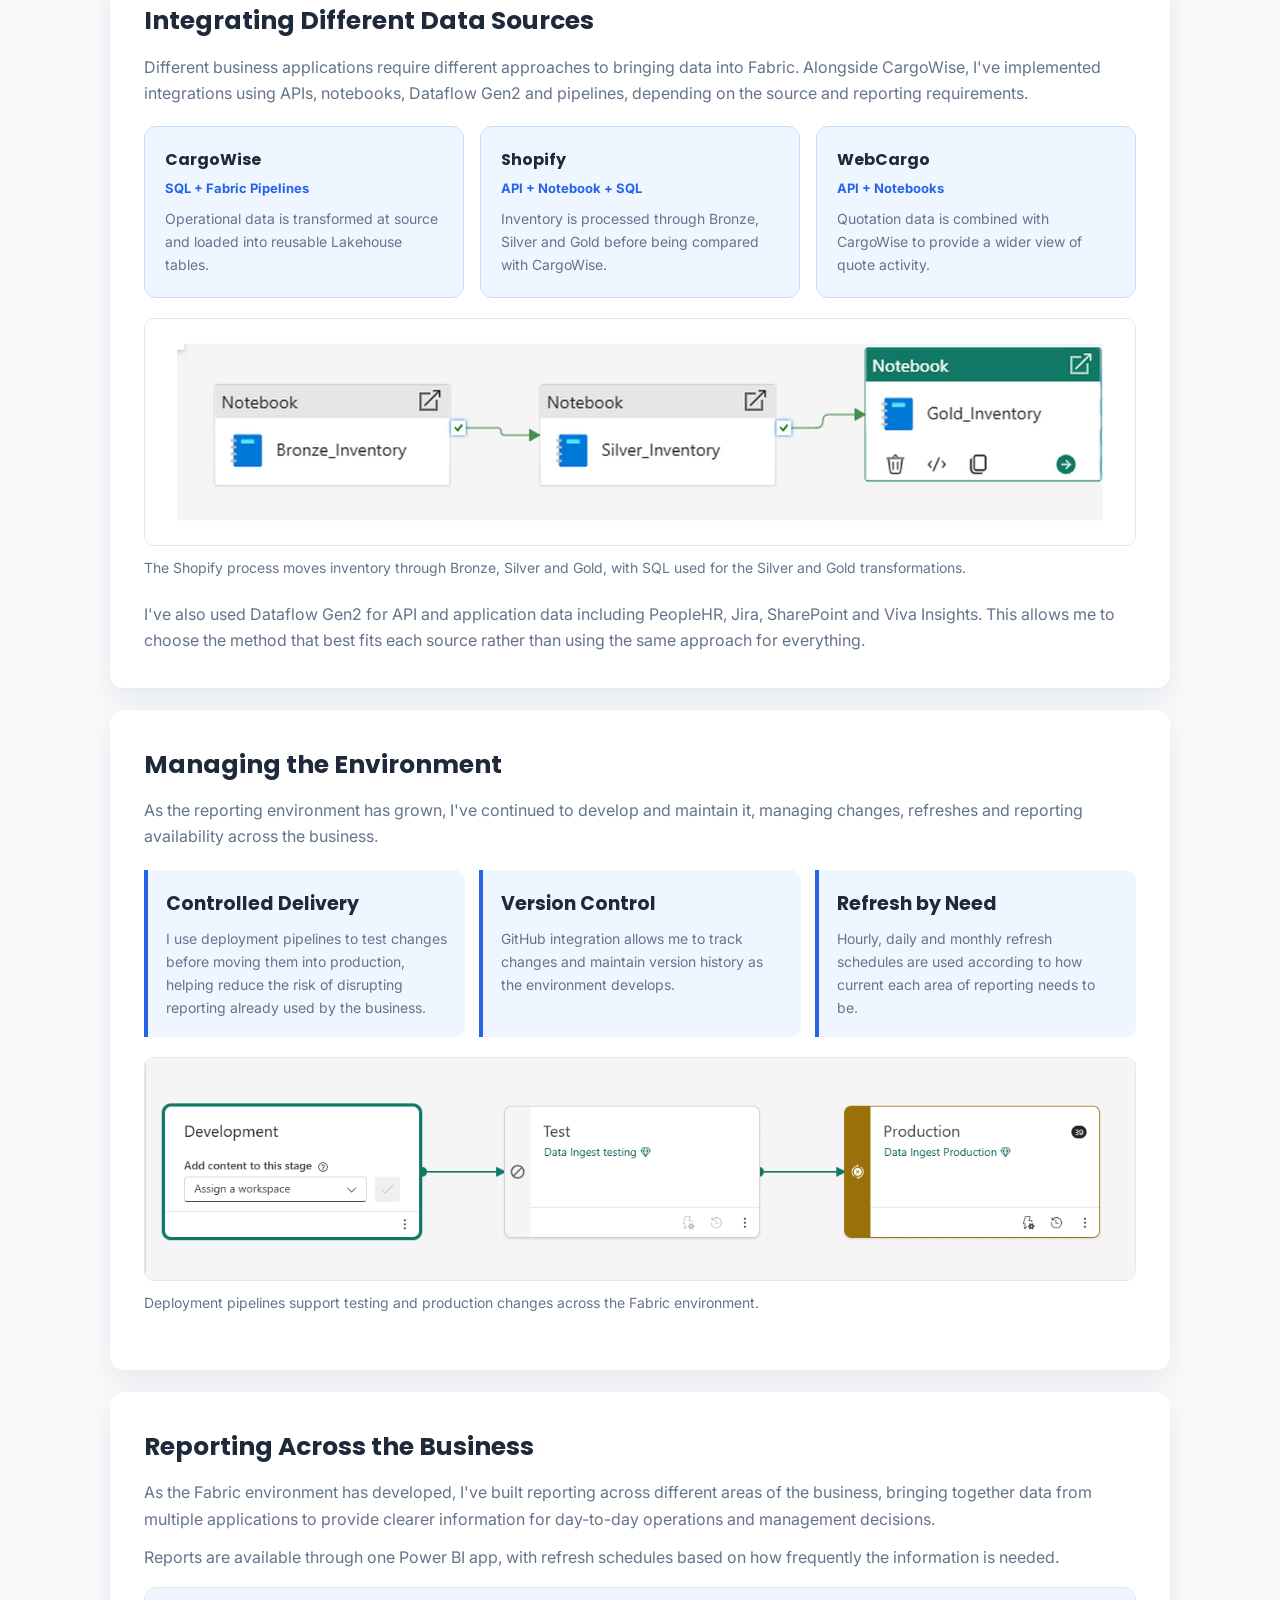
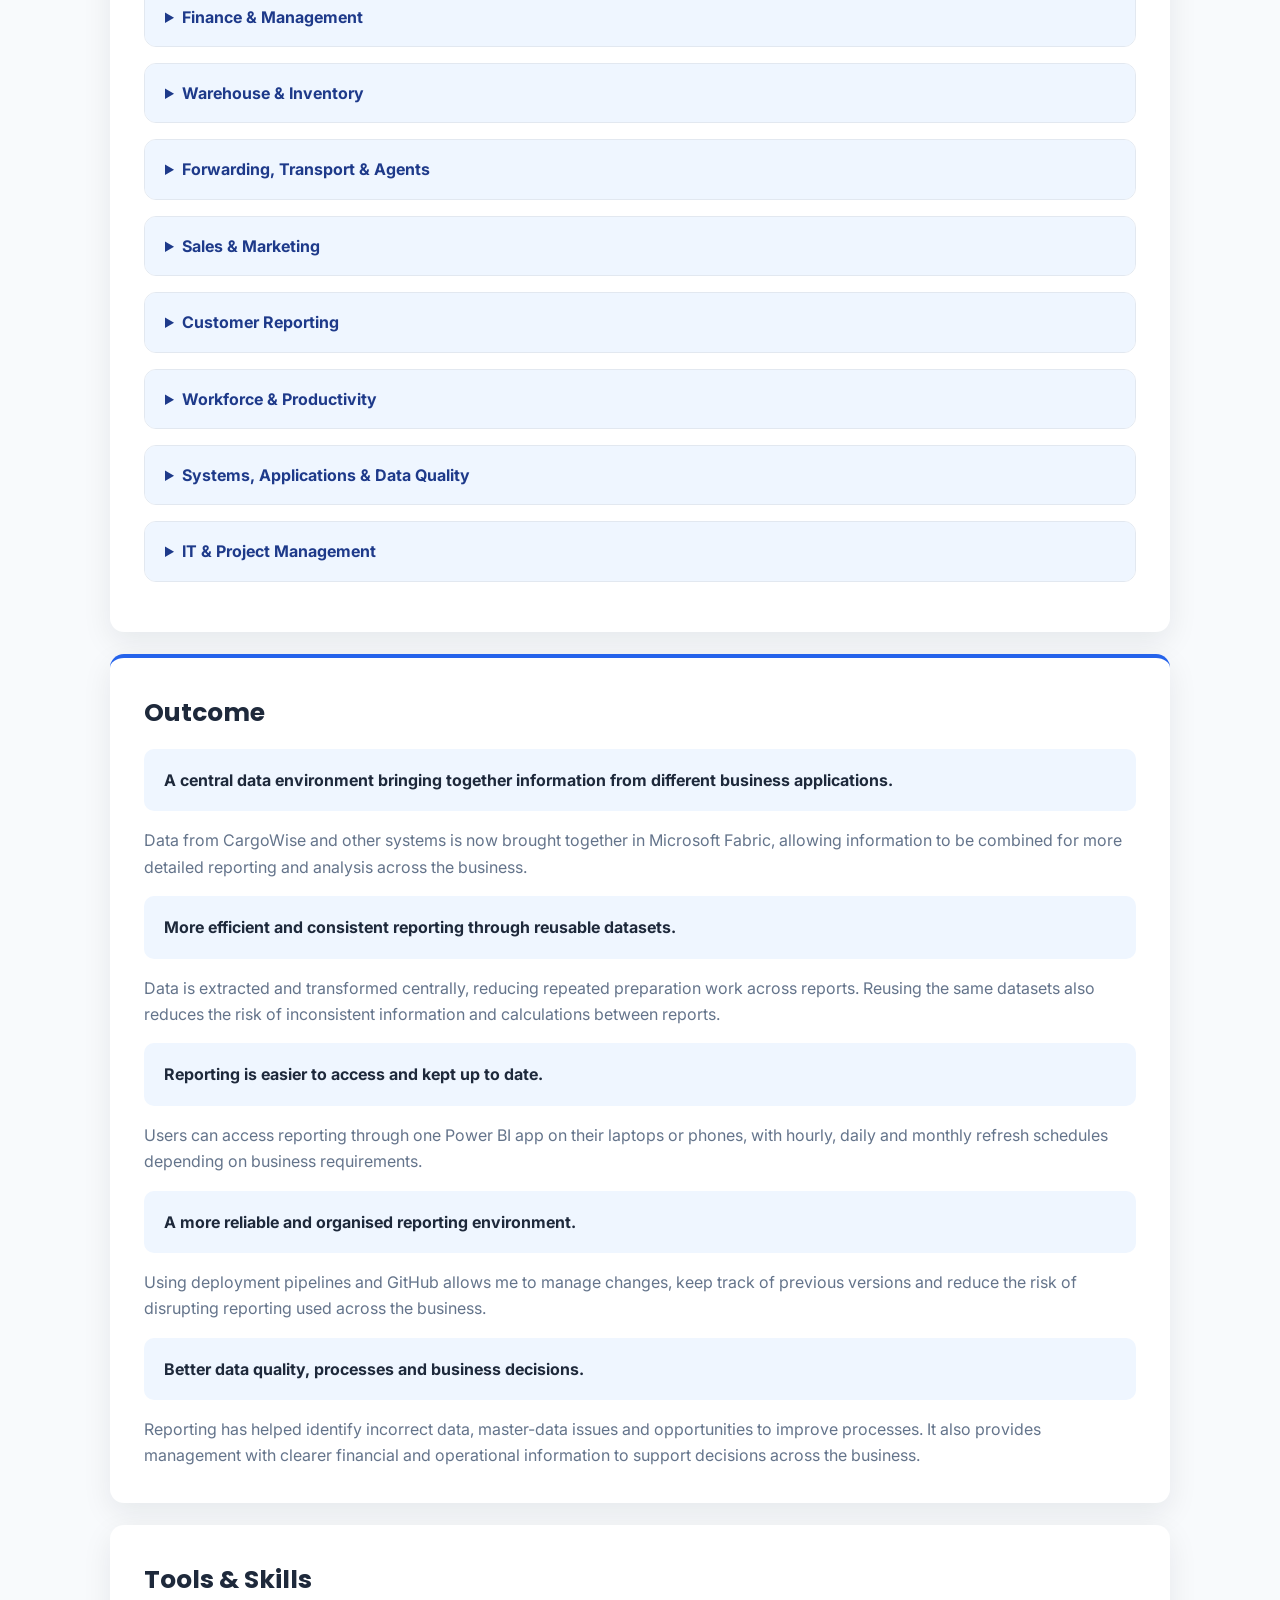
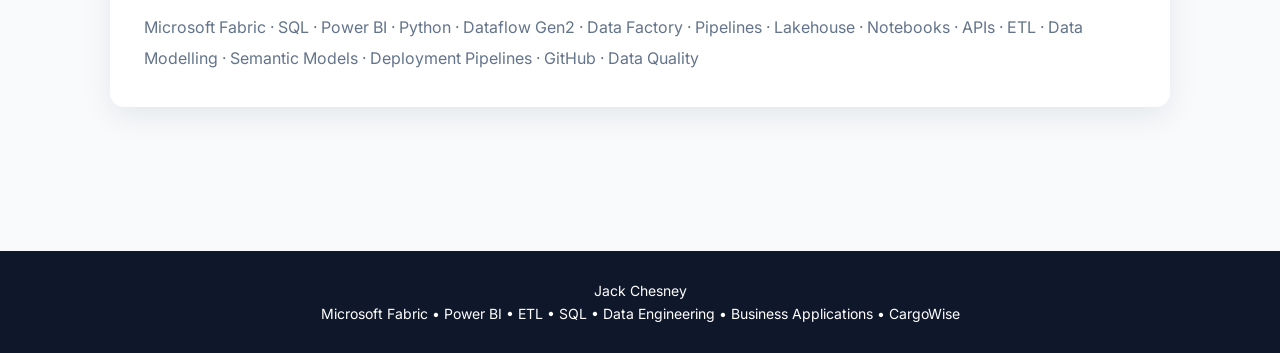
<file: project-fabric-platform.html>
<!DOCTYPE html>

<html lang="en-GB">
<head>
<meta charset="utf-8"/>
<meta content="width=device-width, initial-scale=1" name="viewport"/>
<meta content="Microsoft Fabric implementation case study: building a central data and reporting environment from the ground up, from ingestion and transformation to reusable models and Power BI reporting across the business." name="description"/>
<title>Microsoft Fabric Implementation | Jack Chesney</title>
<link href="style.css" rel="stylesheet"/>
</head>
<body>
<a class="skip-link" href="#main">Skip to content</a>
<nav aria-label="Main navigation">
<a class="site-logo" href="index.html"><img alt="Jack Chesney logo" src="logo-white.png"/></a>
<a href="index.html">Home</a>
<a href="about.html">About Me</a>
<a href="journey.html">My Journey</a>
<a aria-current="page" href="projects.html">Projects</a>
<a href="contact.html">Contact</a>
</nav>
<main id="main">
<section class="hero compact">
<h1>Microsoft Fabric Implementation</h1>
<p>Introduced and built a central data and reporting environment from the ground up, bringing together business applications and transforming how data is managed, accessed and used across the business.</p>
</section>
<section class="container case-layout">
<a class="back-link" href="projects.html">← Back to Projects</a>
<div class="case-meta">
<div><strong>Project</strong><span>Microsoft Fabric Implementation</span></div>
<div><strong>Tools</strong><span>Microsoft Fabric, SQL, Python, Power BI, Dataflow Gen2</span></div>
<div><strong>Status</strong><span>Implemented and actively maintained</span></div>
</div>
<div class="case-note portfolio-data privacy-note"><strong>Portfolio Data</strong><br/>This case study is based on the Microsoft Fabric environment I've built. Screenshots show parts of the real environment, with sensitive business information removed where needed. The examples focus on how the environment was developed and how it supports reporting across the business.</div>
<section class="case-section">
<h2>Project at a Glance</h2>
<div class="story-grid">
<article class="story-step">
<span>01</span>
<h3>Problem</h3>
<p>The business had no central reporting data environment, with reports connecting directly to separate applications and data preparation repeated across reports.</p>
</article>
<article class="story-step">
<span>02</span>
<h3>Solution / Change</h3>
<p>I introduced and implemented Microsoft Fabric, building a central environment for extracting, transforming, storing and modelling data from different business applications.</p>
</article>
<article class="story-step">
<span>03</span>
<h3>Outcome</h3>
<p>Microsoft Fabric has become the central environment for data and reporting across the business, bringing together information from different applications, reducing repeated work and providing reliable reporting that supports better decisions.</p>
</article>
</div>
</section>
<section class="case-section">
<h2>Problem</h2>
<p>Before Microsoft Fabric, there was no central reporting data environment. Reports connected directly to business applications, meaning data had to be extracted and transformed separately each time, making reporting less efficient and harder to maintain.</p>
<p>There was also an opportunity to make better use of the data already held across the business, bringing it together to provide deeper analysis, improve processes and support future development.</p>
</section>
<section class="case-section">
<h2>Solution / Change</h2>
<p>I built the Microsoft Fabric environment from scratch, bringing together data from CargoWise and other business applications using SQL, pipelines, notebooks and Dataflow Gen2.</p>
<p>As reporting has grown across the business, I've continued developing the environment with reusable datasets, semantic models, deployment pipelines and GitHub integration, making reporting easier to manage and maintain.</p>
<div class="comparison-grid">
<article>
<h3>Before</h3>
<ul>
<li>No central environment for storing and managing reporting data.</li>
<li>Reports connected directly to separate business applications.</li>
<li>Data extraction and transformations repeated for individual reports.</li>
<li>Limited ability to combine information across systems for more detailed analysis.</li>
</ul>
</article>
<article>
<h3>Now</h3>
<ul>
<li>Central data environment bringing together information from different business applications.</li>
<li>Data extracted and transformed centrally, creating reusable datasets and reducing repeated work.</li>
<li>More consistent and reliable reporting, with refresh schedules based on business needs.</li>
<li>Reporting accessible across the business through one Power BI app, supporting deeper analysis and better decisions.</li>
</ul>
</article>
</div>
</section>
<section class="case-section">

<h2>From CargoWise to Reporting-Ready Data</h2>
<p>CargoWise contains thousands of tables covering different areas of the business. The database is designed to support operational processes, which makes extracting and preparing data for reporting more complicated.</p>
<p>Rather than bringing everything into Fabric, I use SQL to extract the information needed, combine tables and transform the data into a clearer structure for reporting. Shipments are used here as one example of the approach applied across the wider database.</p>
<div aria-label="CargoWise to Power BI architecture" class="architecture-flow">
<span>CargoWise Source</span><b aria-hidden="true">→</b>
<span>SQL Transformation</span><b aria-hidden="true">→</b>
<span>Fabric Pipeline</span><b aria-hidden="true">→</b>
<span>Lakehouse</span><b aria-hidden="true">→</b>
<span>Semantic Model</span><b aria-hidden="true">→</b>
<span>Power BI</span>
</div>
<figure class="case-figure">
<a href="cargowise-shipment-source.png" rel="noopener noreferrer" target="_blank">
<img alt="Part of the CargoWise shipment-related database diagram showing operational tables and relationships" src="cargowise-shipment-source.png"/>
</a>
<figcaption>An example of CargoWise's complex database structure, showing only part of the shipment-related area. Reporting also requires information from other areas of the database.</figcaption>
</figure>
<h3>SQL Transformations</h3>
<p>I use SQL to combine CargoWise tables, make the data easier to understand and create additional fields needed for reporting. By carrying out these transformations at source, less processing is needed in Fabric, helping reduce capacity usage and making data preparation more efficient.</p>
<p>The examples below show different ways I've prepared CargoWise data before loading it into Fabric.</p>
<details class="code-disclosure">
<summary>View SQL — Joins &amp; Data Transformation</summary>
<p class="code-intro">Shipment reporting requires information from multiple CargoWise tables. I use joins to bring together related data, including organisations and additional shipment information. Subqueries allow me to select specific records before joining them to the main dataset.</p>
<pre class="dax-code"><code>LEFT JOIN JOBHEADER ON JH_ParentID = JS_PK
LEFT JOIN ORGADDRESS OAL ON JH_OA_LocalChargesAddr = OAL.OA_PK
LEFT JOIN ORGHEADER OHL ON OAL.OA_OH = OHL.OH_PK

LEFT JOIN (
    SELECT
        E2_ParentID,
        E2_OA_Address,
        E2_AddressType
    FROM jobdocaddress
    WHERE E2_AddressType = 'CRD'
) AS SHP ON SHP.E2_ParentID = JS_PK</code></pre>
</details>
<details class="code-disclosure">
<summary>View SQL — Calculations &amp; Reporting Fields</summary>
<p class="code-intro">This example uses revenue, job activity, ranking and date calculations to create useful reporting fields before the data is loaded into Fabric.</p>
<pre class="dax-code"><code>Select 
RANK() OVER (ORDER BY SUM(JR_LocalSellAmt) DESC) AS Rank,
OH_Code as Code,
OH_Fullname as Name,
Count(DISTINCT(JH_PK)) AS Jobs,
SUM(JR_LocalSellAmt) as Revenue,
CAST(SUM(JR_LocalSellAmt) as DECIMAL(18,2))/ NULLIF(COUNT(DISTINCT JH_PK),0) AS AveragePerJob,
MAX(JH_SystemCreateTimeUtc) as LastJobDate,
DATEDIFF(Day,MAX(JH_SystemCreateTimeUtc),GETDATE()) AS DaysSinceLastJob,
Case 
WHEN SUM(JR_LocalSellAmt) &gt; 100000 THEN 'Gold'
WHEN SUM(JR_LocalSellAmt) &gt; 25000 THEN 'Silver'
Else 'Bronze'
end as HealthBand</code></pre>
</details>
<details class="code-disclosure">
<summary>View SQL — CTEs &amp; Window Functions</summary>
<p class="code-intro">I use CTEs and window functions to handle situations where multiple records exist for the same item. The first example ranks organisation relationships by priority and creation date, allowing me to select one organisation for each product before loading the data into Fabric. The second calculates running inventory over time.</p>
<p class="code-intro"><strong>Selecting organisation relationships</strong></p>
<pre class="dax-code"><code>WITH RankedRelations AS (
    SELECT
        OU_OP,          
        OU_OH,          
        OU_Relationship,
        OU_SystemCreateTimeUTC,
        ROW_NUMBER() OVER (
            PARTITION BY OU_OP
            ORDER BY 
                CASE OU_Relationship 
                    WHEN 'OWN' THEN 1
                    WHEN 'BTH' THEN 2
                    WHEN 'SUP' THEN 3
                    ELSE 4
                END,
                OU_SystemCreateTimeUTC DESC 
        ) AS rn
    FROM OrgPartRelation
    WHERE OU_Relationship IN ('OWN','BTH','SUP')
)</code></pre>
<p class="code-intro"><strong>Running inventory calculation</strong></p>
<pre class="dax-code"><code>SELECT *,
    SUM(Units) OVER (
        PARTITION BY OrganisationID  
        ORDER BY FinalisedDate  
        ROWS BETWEEN UNBOUNDED PRECEDING AND CURRENT ROW
    ) AS RunningInventory</code></pre>
</details>

<article>
<h3>Lakehouse and Semantic Models</h3>
<p>The data extracted and transformed from different business applications is stored centrally in Microsoft Fabric, creating reusable datasets that can support reporting across the business.</p>
<p>From there, I build semantic models to bring together the information needed for different reports, rather than repeatedly preparing the same data from the original applications.</p>
<p>The shipment model is one example of how I've organised data into a clearer structure for Power BI.</p>
</article>
<div class="case-gallery">
<figure class="case-figure">
<a href="fabric-lakehouse.png" rel="noopener noreferrer" target="_blank">
<img alt="Fabric Lakehouse Explorer showing report-ready tables from different business areas" src="fabric-lakehouse.png"/>
</a>
<figcaption>Centralised reporting tables stored in the Microsoft Fabric Lakehouse.</figcaption>
</figure>
<figure class="case-figure">
<a href="fabric-shipment-semantic-model.png" rel="noopener noreferrer" target="_blank">
<img alt="Shipment semantic model showing related shipment, job charge, organisation, origin, destination and date tables" src="fabric-shipment-semantic-model.png"/>
</a>
<figcaption>Example shipment semantic model bringing together shipments, job charges, organisations, origins, destinations and dates for reporting.</figcaption>
</figure>
</div>
</section>
<section class="case-section">
<h2>Integrating Different Data Sources</h2>
<p>Different business applications require different approaches to bringing data into Fabric. Alongside CargoWise, I've implemented integrations using APIs, notebooks, Dataflow Gen2 and pipelines, depending on the source and reporting requirements.</p>
<div class="source-grid">
<article class="source-card"><strong>CargoWise</strong><span>SQL + Fabric Pipelines</span><p>Operational data is transformed at source and loaded into reusable Lakehouse tables.</p></article>
<article class="source-card"><strong>Shopify</strong><span>API + Notebook + SQL</span><p>Inventory is processed through Bronze, Silver and Gold before being compared with CargoWise.</p></article>
<article class="source-card"><strong>WebCargo</strong><span>API + Notebooks</span><p>Quotation data is combined with CargoWise to provide a wider view of quote activity.</p></article>
</div>
<figure class="case-figure">
<a href="fabric-shopify-pipeline.png" rel="noopener noreferrer" target="_blank">
<img alt="Shopify inventory pipeline showing active Bronze, Silver and Gold notebook stages" src="fabric-shopify-pipeline.png"/>
</a>
<figcaption>The Shopify process moves inventory through Bronze, Silver and Gold, with SQL used for the Silver and Gold transformations.</figcaption>
</figure>
<p>I've also used Dataflow Gen2 for API and application data including PeopleHR, Jira, SharePoint and Viva Insights. This allows me to choose the method that best fits each source rather than using the same approach for everything.</p>
</section>
<section class="case-section">
<h2>Managing the Environment</h2>
<p>As the reporting environment has grown, I've continued to develop and maintain it, managing changes, refreshes and reporting availability across the business.</p>
<div class="environment-grid">
<article><h3>Controlled Delivery</h3><p>I use deployment pipelines to test changes before moving them into production, helping reduce the risk of disrupting reporting already used by the business.</p></article>
<article><h3>Version Control</h3><p>GitHub integration allows me to track changes and maintain version history as the environment develops.</p></article>
<article><h3>Refresh by Need</h3><p>Hourly, daily and monthly refresh schedules are used according to how current each area of reporting needs to be.</p></article>
</div>
<figure class="case-figure">
<a href="fabric-deployment-pipelines.png" rel="noopener noreferrer" target="_blank">
<img alt="Microsoft Fabric deployment pipelines used to manage testing and production changes" src="fabric-deployment-pipelines.png"/>
</a>
<figcaption>Deployment pipelines support testing and production changes across the Fabric environment.</figcaption>
</figure>
</section>
<section class="case-section">
<h2>Reporting Across the Business</h2>
<p>As the Fabric environment has developed, I've built reporting across different areas of the business, bringing together data from multiple applications to provide clearer information for day-to-day operations and management decisions.</p>
<p>Reports are available through one Power BI app, with refresh schedules based on how frequently the information is needed.</p>
<details class="code-disclosure"><summary>Finance &amp; Management</summary><div class="report-detail"><h3>Executive Financial Dashboard</h3><p>Financial performance, profitability, budgets and forecasting.</p><h3>Customer Financial Overview</h3><p>Customer performance, revenue, gross profit and net profit, helping understand profitability at customer level.</p><h3>Outstanding Transactions</h3><p>Invoices due, overdue and not yet due, helping monitor outstanding balances.</p></div></details>
<details class="code-disclosure"><summary>Warehouse &amp; Inventory</summary><div class="report-detail"><h3>Warehouse Overview</h3><p>Hourly visibility of current and future orders, overdue orders, back orders and historical activity.</p><h3>Warehouse Inventory</h3><p>Current stock availability and customer inventory information.</p><h3>Warehouse Utilisation</h3><p>Warehouse capacity, customer space usage, pallet numbers and available versus unavailable locations.</p><h3>Shopify Inventory Comparison</h3><p>Compares Shopify and CargoWise stock levels to identify differences.</p></div></details>
<details class="code-disclosure"><summary>Forwarding, Transport &amp; Agents</summary><div class="report-detail"><h3>Shipment Reporting</h3><p>Shipment activity, origins, destinations, shippers, trade lanes and costs.</p><h3>Transport Performance</h3><p>Profitability, carrier performance, customer analysis and vehicle utilisation.</p><h3>Agent Performance</h3><p>Current agent activity and performance.</p></div></details>
<details class="code-disclosure"><summary>Sales &amp; Marketing</summary><div class="report-detail"><h3>CRM &amp; Sales Performance</h3><p>Sales opportunities, win/loss trends, conversion, sales performance and customer value.</p><h3>Marketing Performance</h3><p>Campaign activity and marketing insights.</p><h3>Quotation Reporting</h3><p>Quoting activity, conversion, lost quotes and outstanding follow-ups across CargoWise and WebCargo.</p></div></details>
<details class="code-disclosure"><summary>Customer Reporting</summary><div class="report-detail"><h3>Customer Dashboard</h3><p>Customer shipments, emissions, warehouse movements and inventory in one view.</p><h3>Customer Shipment Overview</h3><p>Shipment activity, origins, destinations, shippers, trade lanes and costs.</p></div></details>
<details class="code-disclosure"><summary>Workforce &amp; Productivity</summary><div class="report-detail"><h3>Productivity &amp; Capacity</h3><p>Resource utilisation, available capacity, absence and associated costs.</p></div></details>
<details class="code-disclosure"><summary>Systems, Applications &amp; Data Quality</summary><div class="report-detail"><h3>Master Data</h3><p>Duplicate organisations, incorrect records and data improvement progress.</p><h3>Invoice Processing Portal</h3><p>Automation pass rates, customer-level performance, parsing failures and outstanding work.</p><h3>CargoWise Value</h3><p>Application costs, module utilisation and opportunities to make better use of existing functionality.</p></div></details>
<details class="code-disclosure"><summary>IT &amp; Project Management</summary><div class="report-detail"><h3>Jira &amp; IT Strategy Reporting</h3><p>Project progress, performance and status, used as a reference point for monthly strategy meetings.</p></div></details>

</section>

<section class="case-section outcome-section">
<h2>Outcome</h2>
<p class="metric-highlight"><strong>A central data environment bringing together information from different business applications.</strong></p>
<p>Data from CargoWise and other systems is now brought together in Microsoft Fabric, allowing information to be combined for more detailed reporting and analysis across the business.</p>
<p class="metric-highlight"><strong>More efficient and consistent reporting through reusable datasets.</strong></p>
<p>Data is extracted and transformed centrally, reducing repeated preparation work across reports. Reusing the same datasets also reduces the risk of inconsistent information and calculations between reports.</p>
<p class="metric-highlight"><strong>Reporting is easier to access and kept up to date.</strong></p>
<p>Users can access reporting through one Power BI app on their laptops or phones, with hourly, daily and monthly refresh schedules depending on business requirements.</p>
<p class="metric-highlight"><strong>A more reliable and organised reporting environment.</strong></p>
<p>Using deployment pipelines and GitHub allows me to manage changes, keep track of previous versions and reduce the risk of disrupting reporting used across the business.</p>
<p class="metric-highlight"><strong>Better data quality, processes and business decisions.</strong></p>
<p>Reporting has helped identify incorrect data, master-data issues and opportunities to improve processes. It also provides management with clearer financial and operational information to support decisions across the business.</p>
</section>
<section class="case-section">
<h2>Tools &amp; Skills</h2>
<p class="tag-line">Microsoft Fabric · SQL · Power BI · Python · Dataflow Gen2 · Data Factory · Pipelines · Lakehouse · Notebooks · APIs · ETL · Data Modelling · Semantic Models · Deployment Pipelines · GitHub · Data Quality</p>
</section>
</section>
</main>
<footer><p>Jack Chesney</p><p>Microsoft Fabric • Power BI • ETL • SQL • Data Engineering • Business Applications • CargoWise</p></footer>
</body>
</html>
</file>
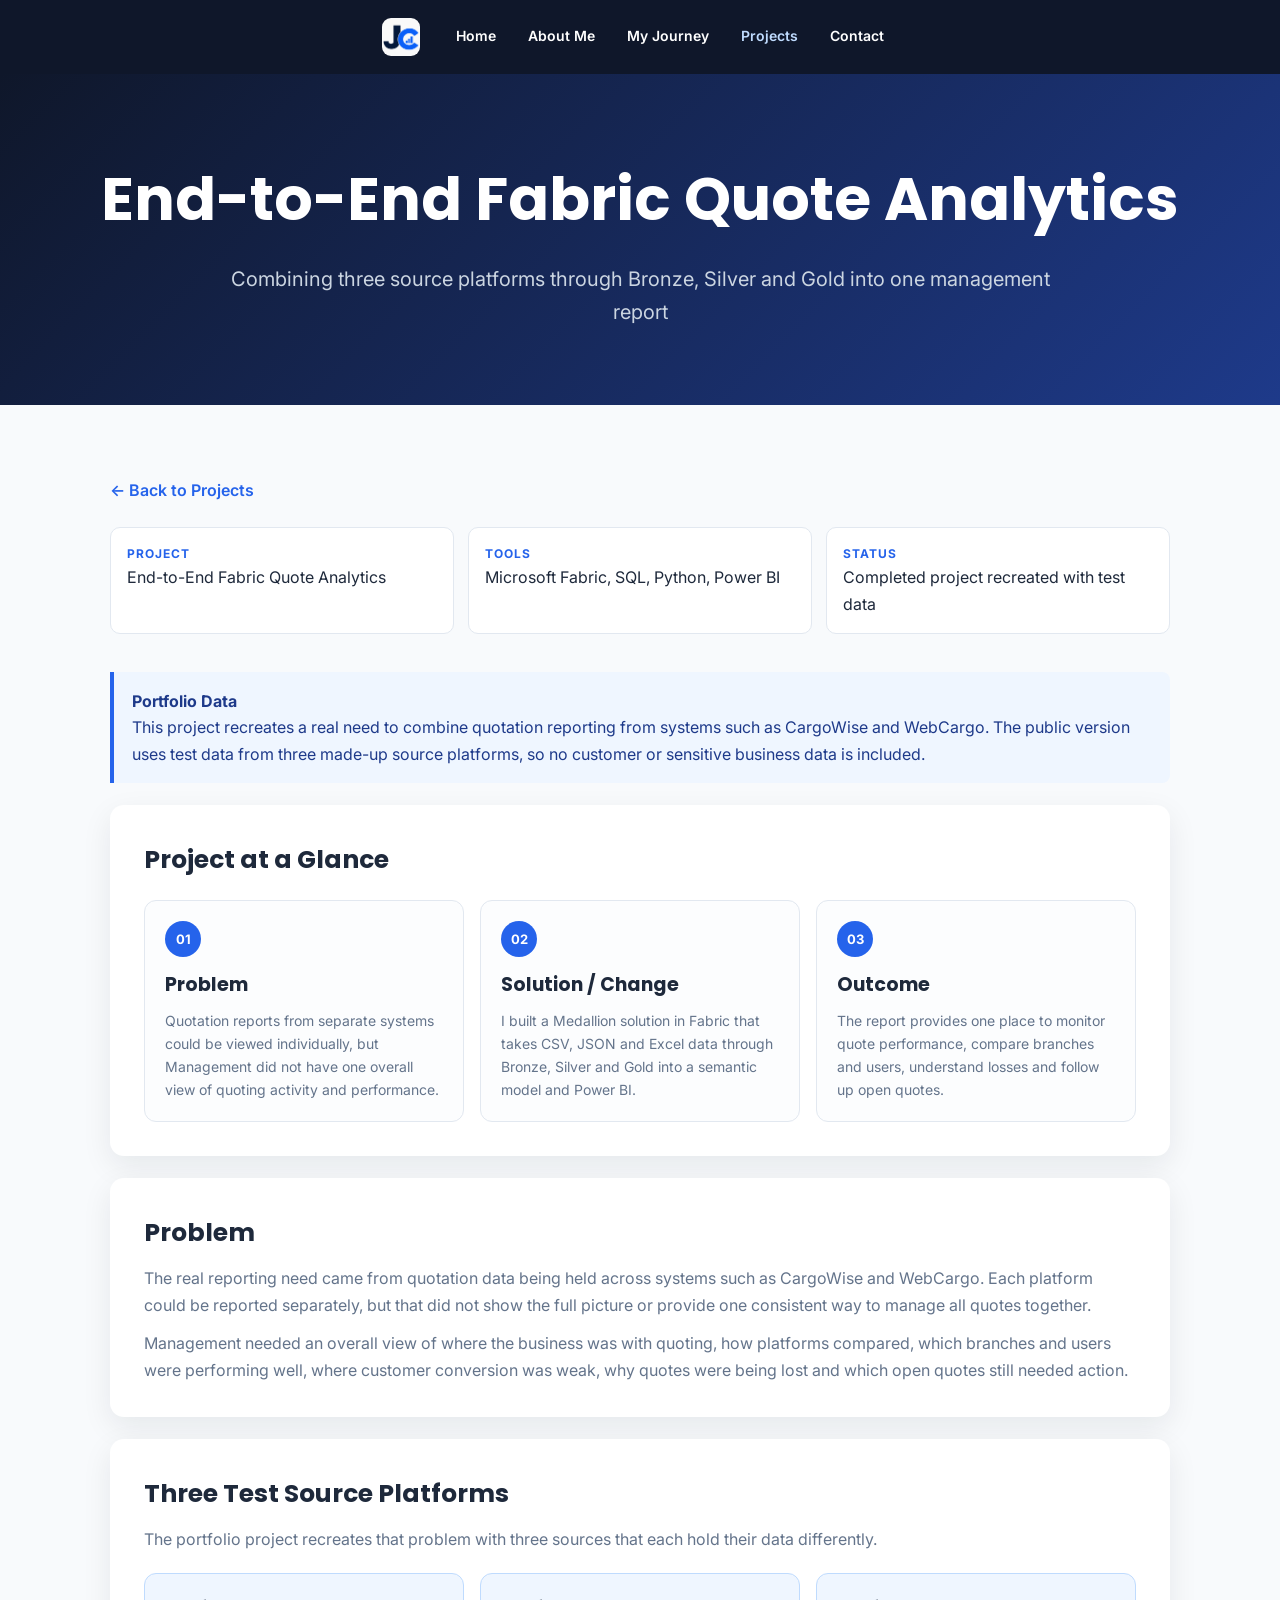
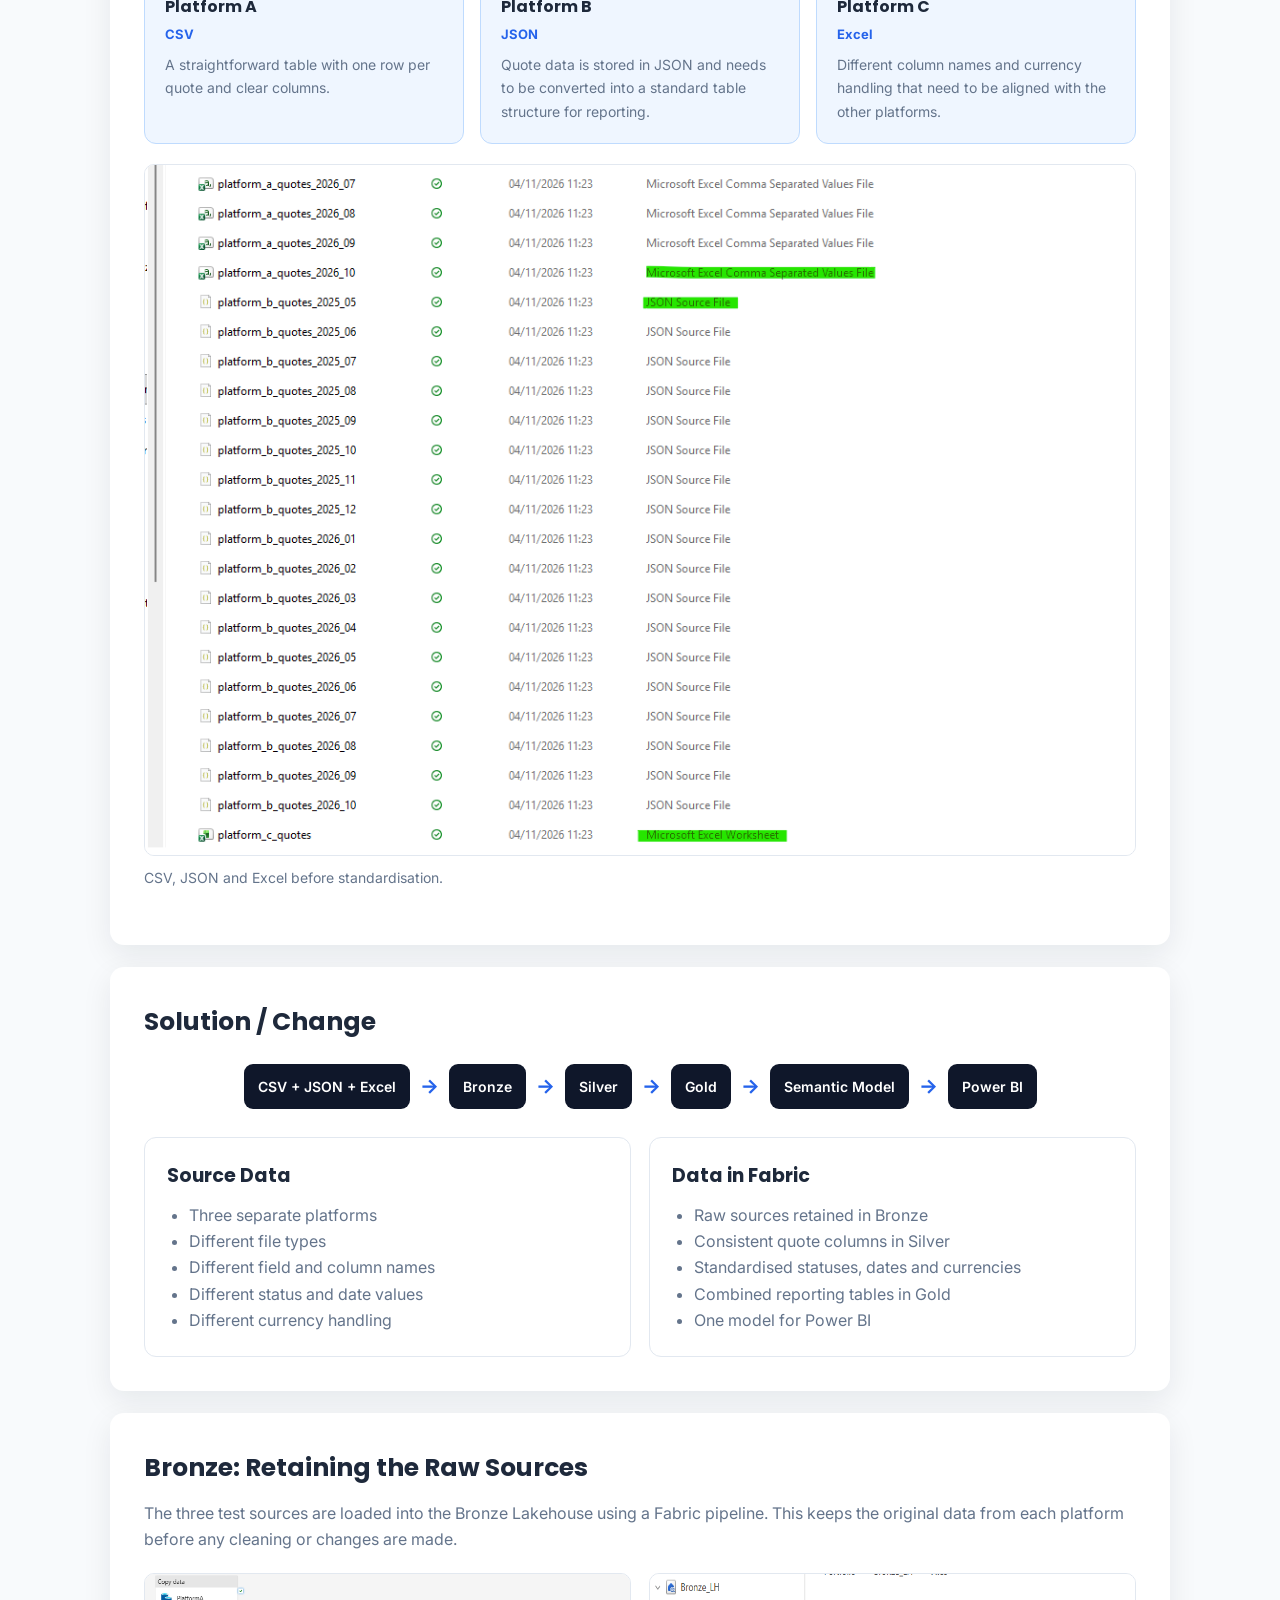
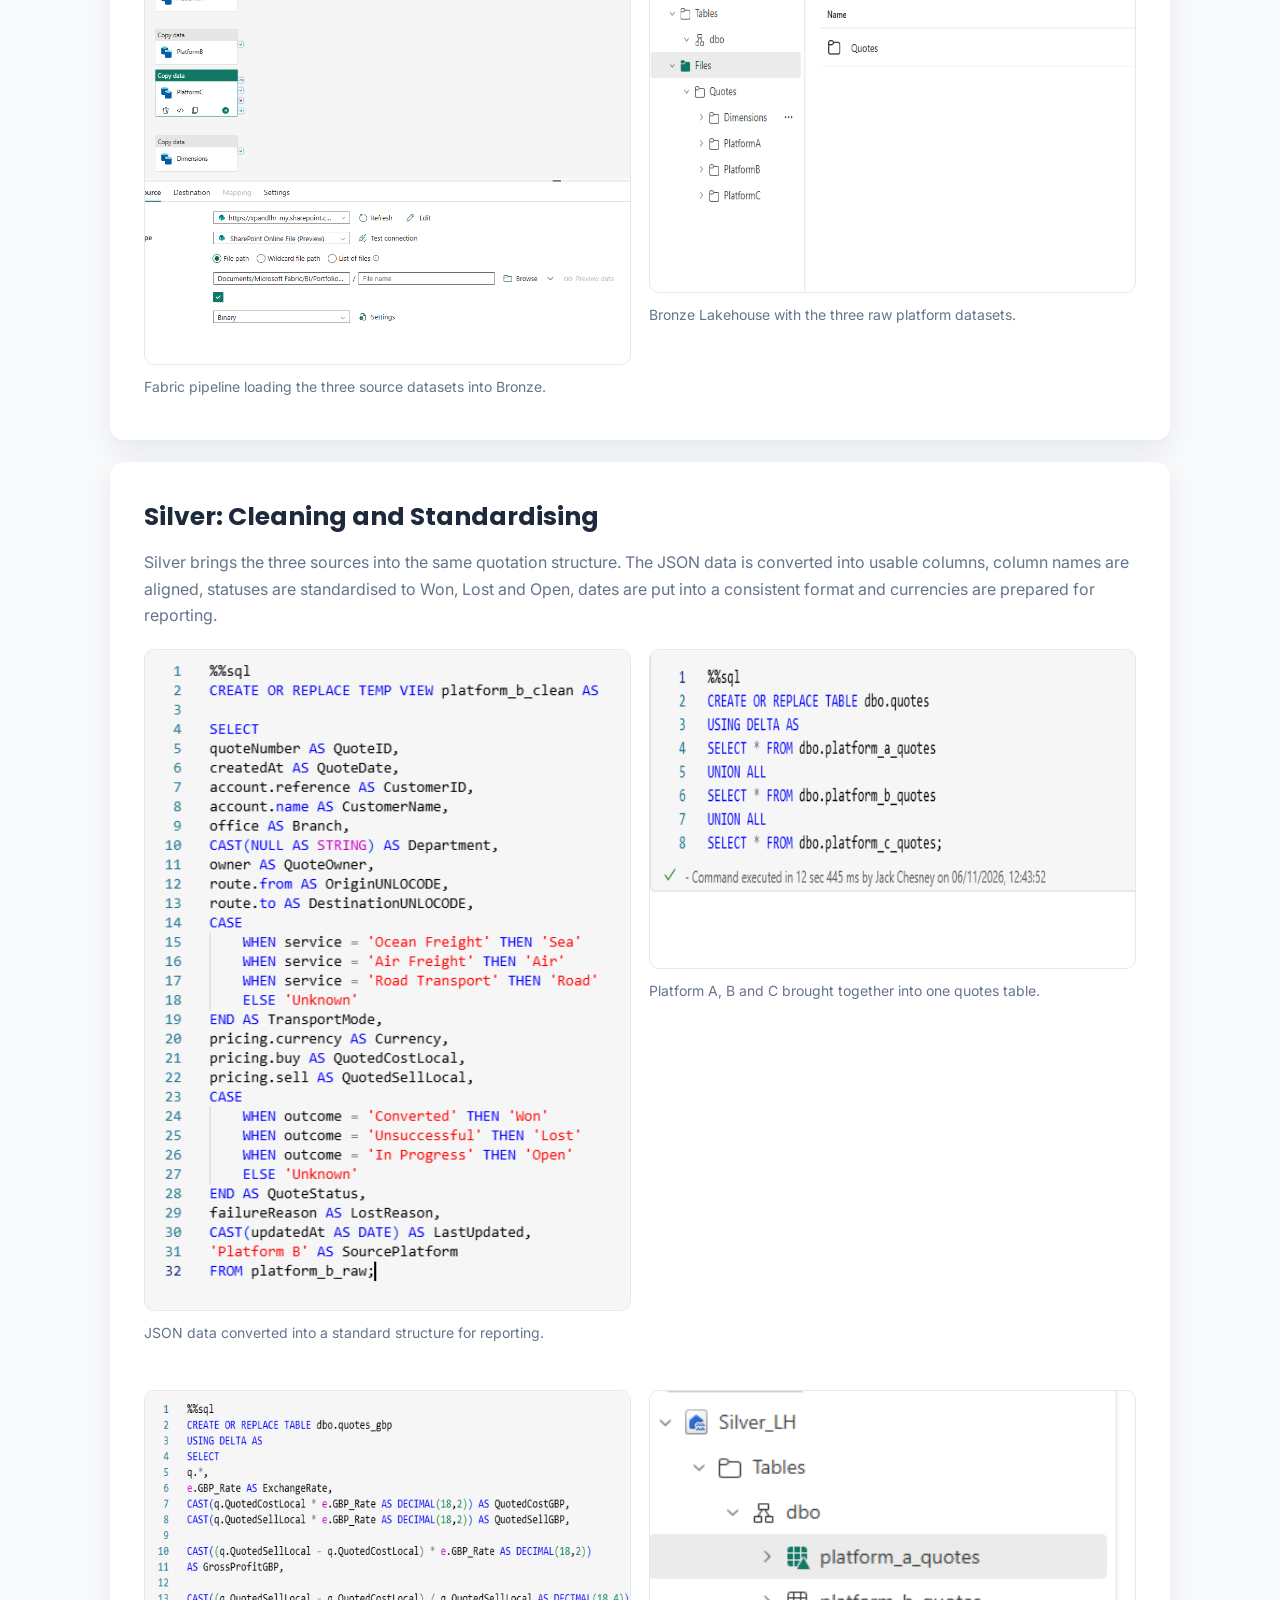
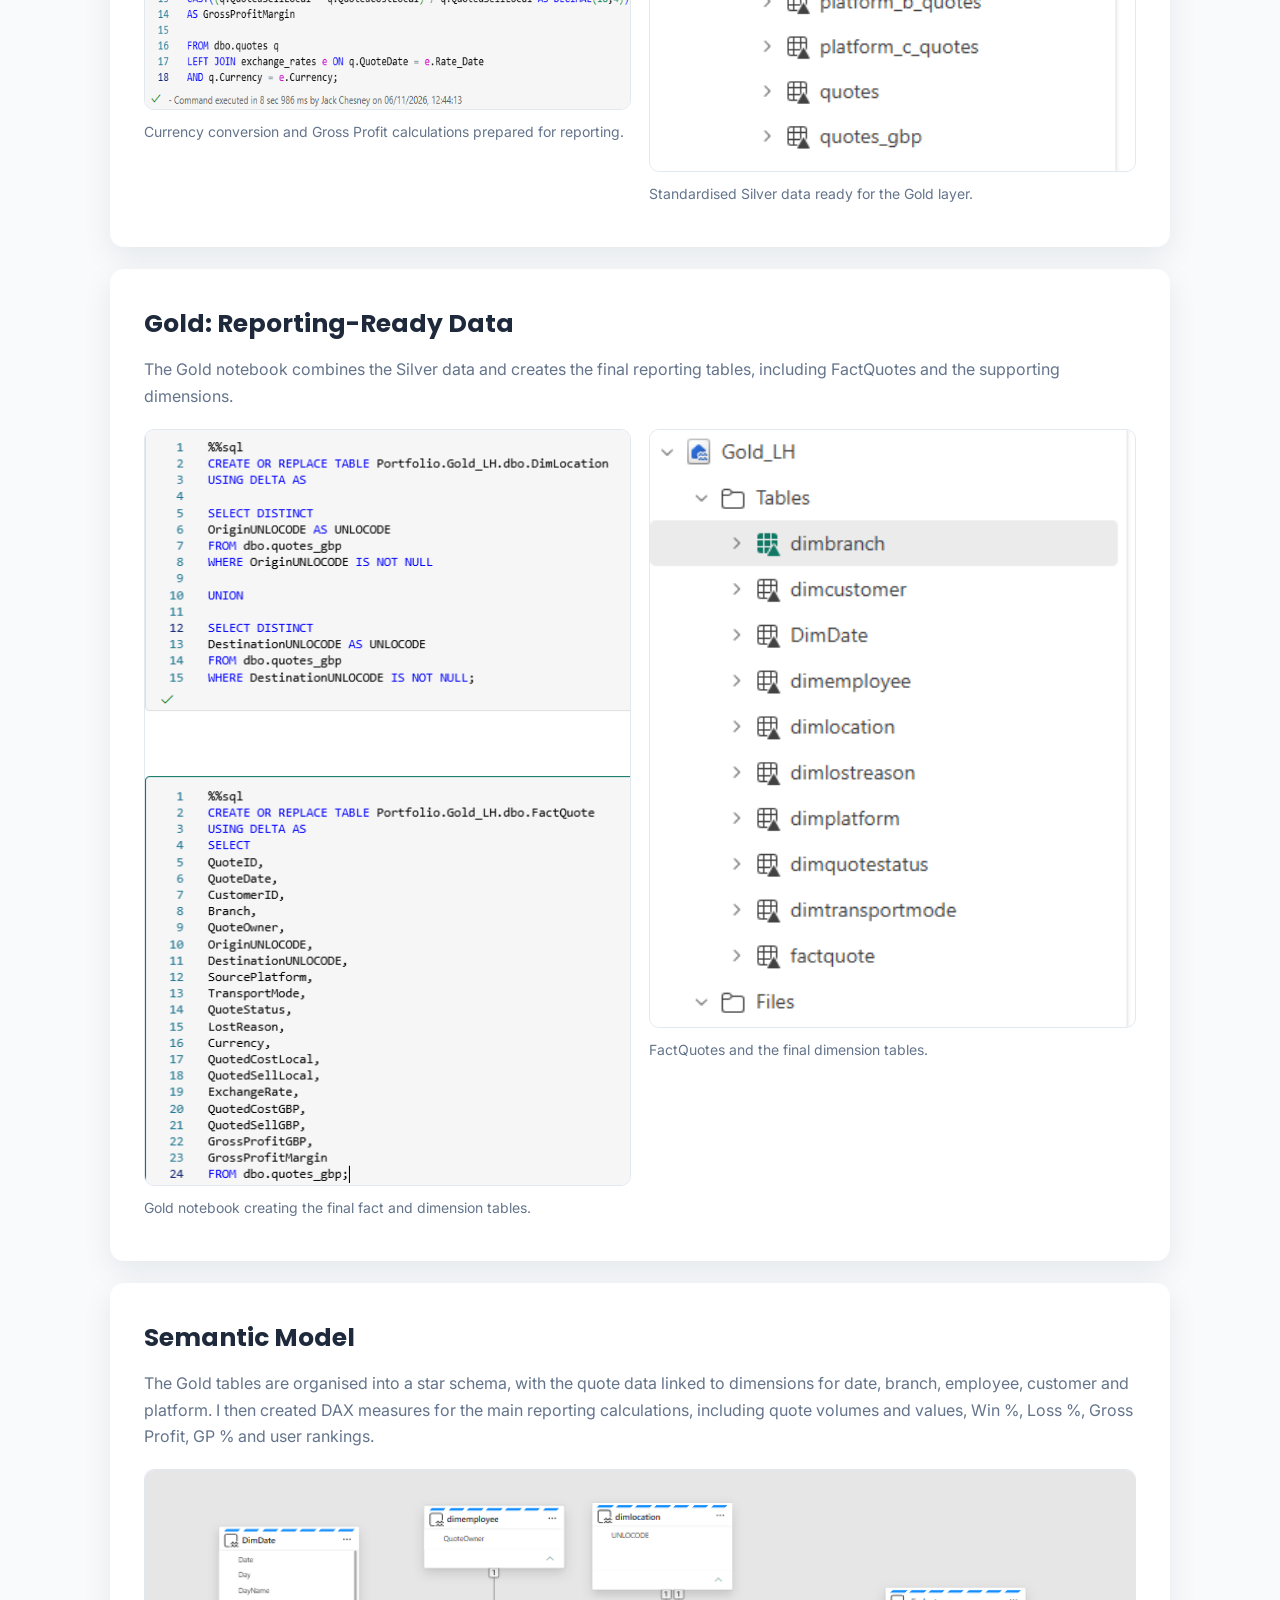
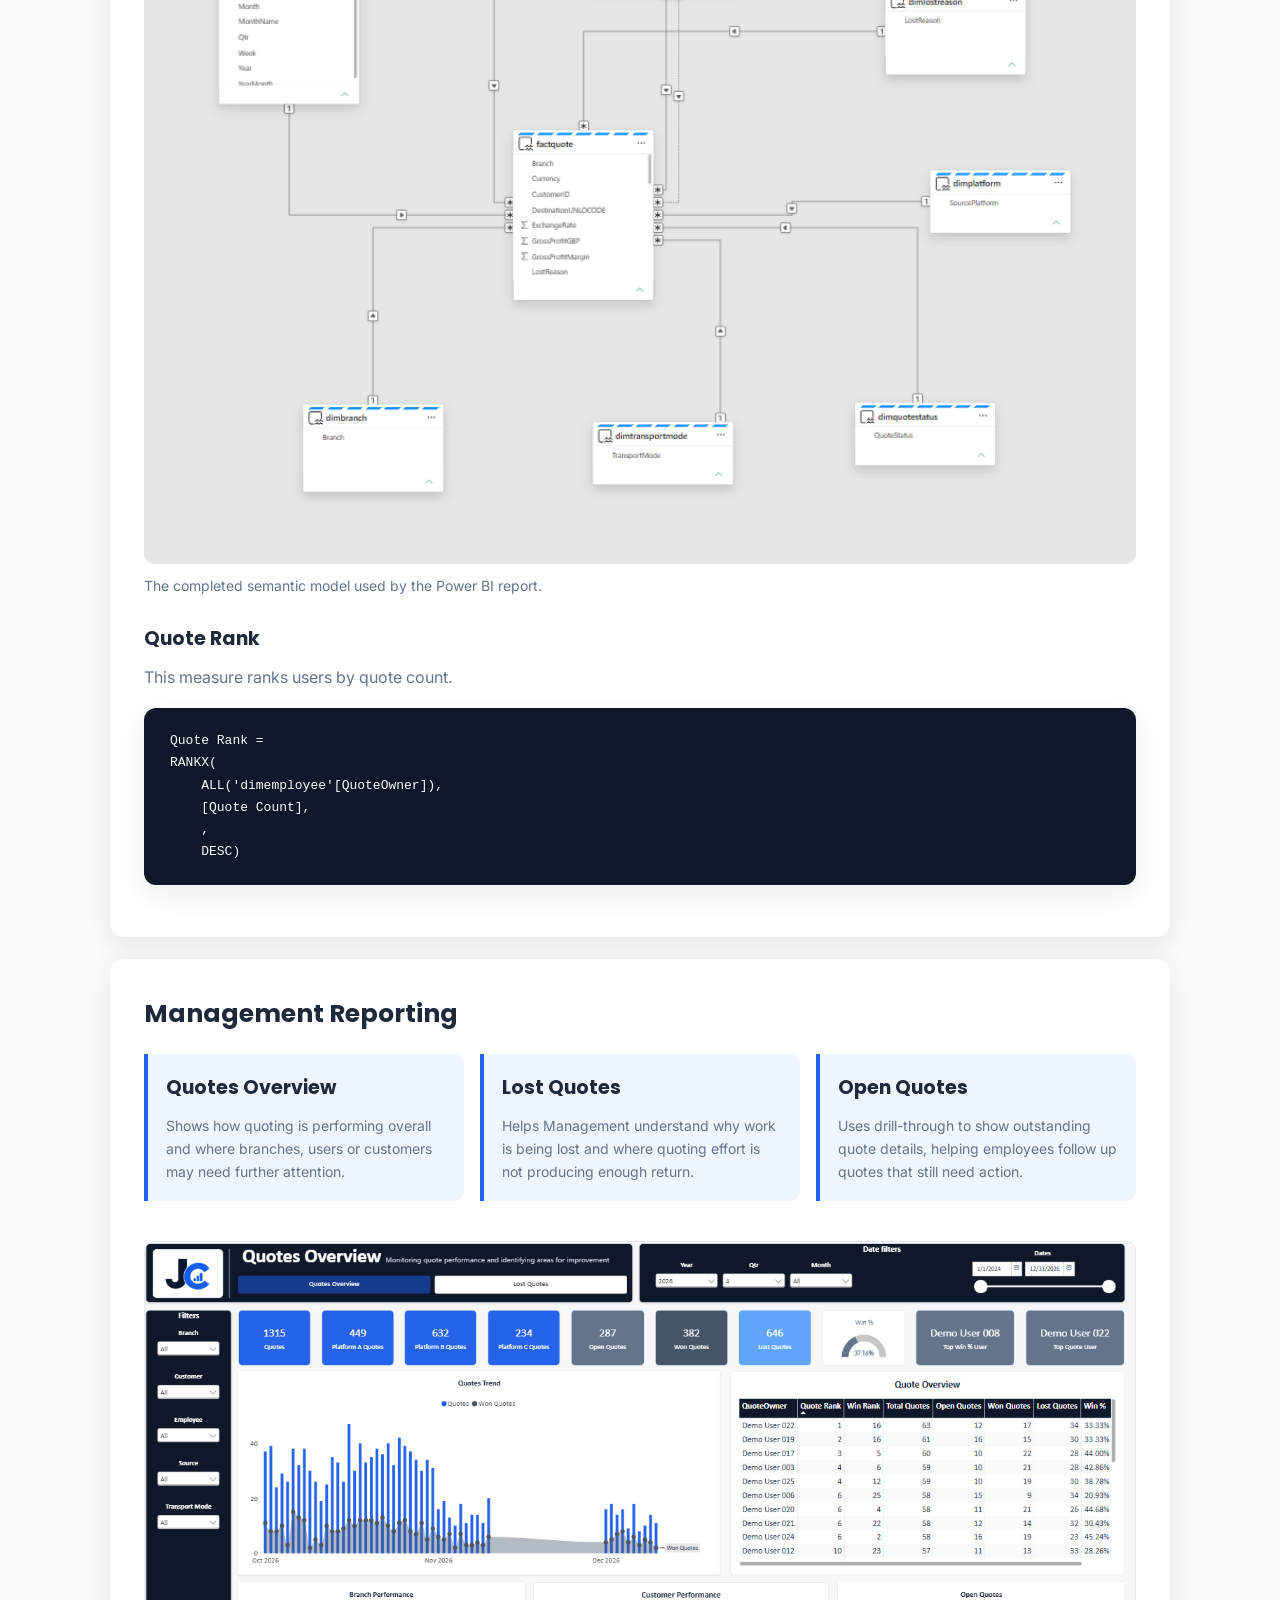
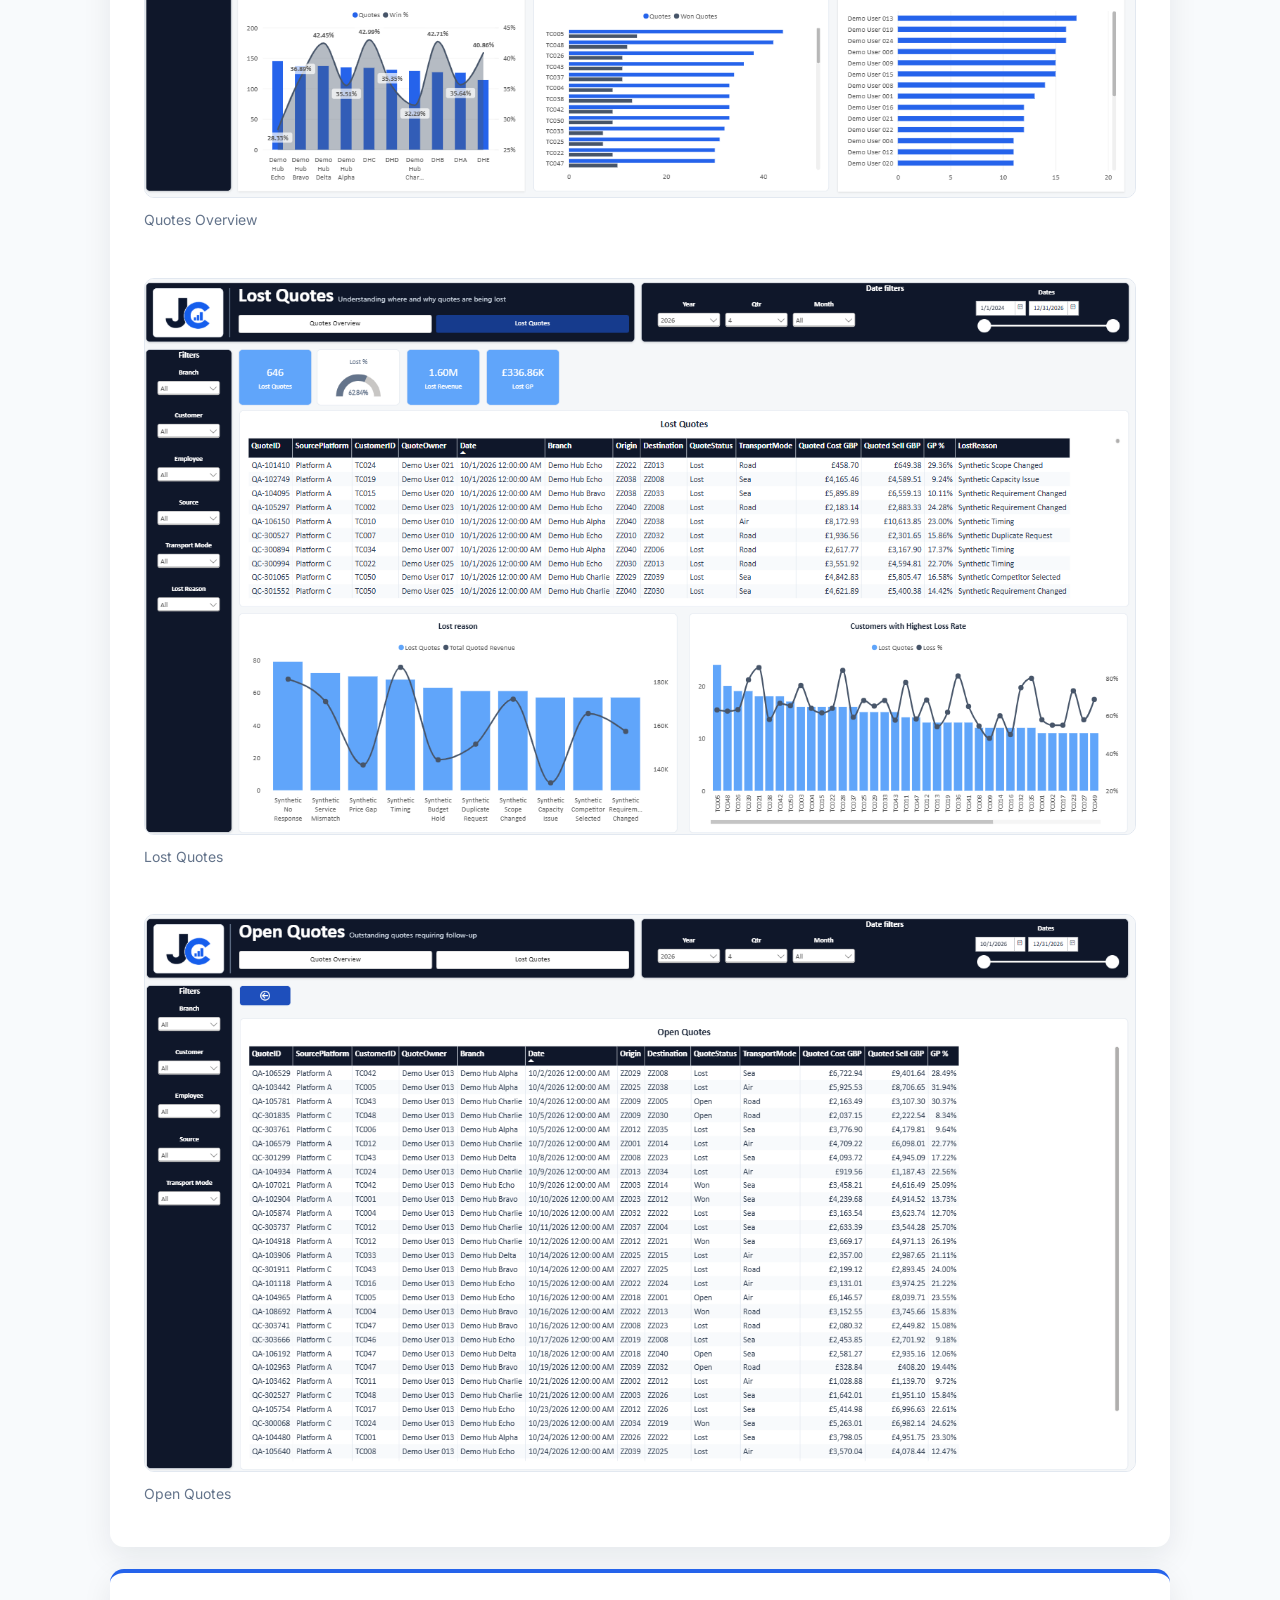
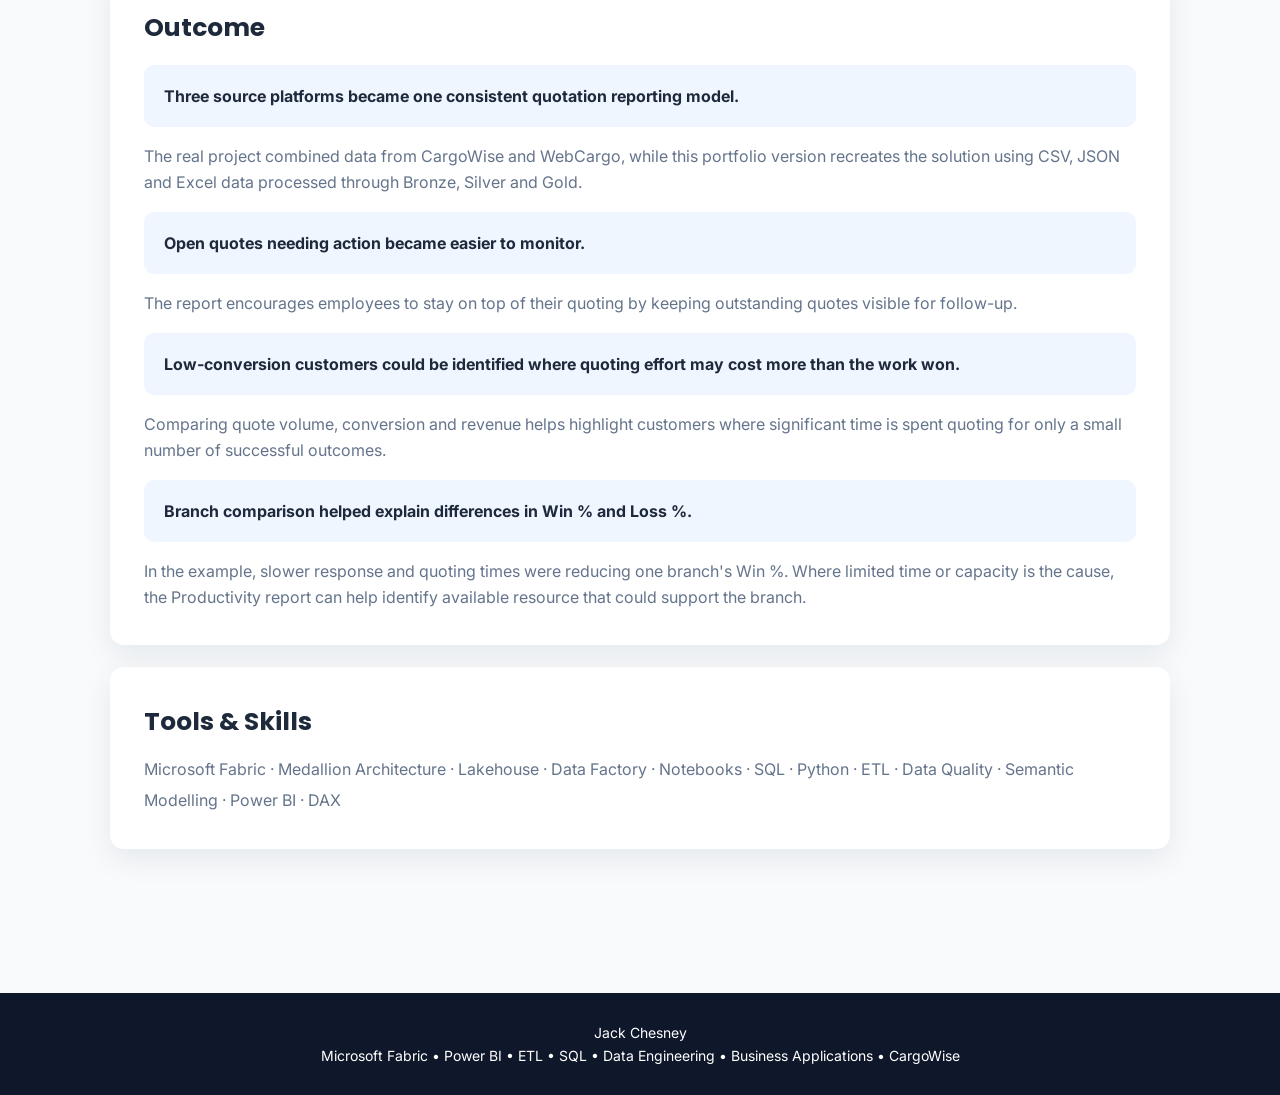
<file: project-fabric.html>
<!DOCTYPE html>
<html lang="en-GB">
<head>
    <meta charset="UTF-8">
    <meta name="viewport" content="width=device-width, initial-scale=1">
    <meta name="description" content="End-to-End Fabric Quote Analytics using CSV, JSON and Excel test sources with Bronze, Silver and Gold Medallion architecture.">
    <title>End-to-End Fabric Quote Analytics | Jack Chesney</title>
    <link rel="stylesheet" href="style.css">
</head>
<body>
    <a class="skip-link" href="#main">Skip to content</a>

    <nav aria-label="Main navigation">
        <a class="site-logo" href="index.html">
            <img src="logo-white.png" alt="Jack Chesney logo">
        </a>
        <a href="index.html">Home</a>
        <a href="about.html">About Me</a>
        <a href="journey.html">My Journey</a>
        <a href="projects.html" aria-current="page">Projects</a>
        <a href="contact.html">Contact</a>
    </nav>

    <main id="main">
        <section class="hero compact">
            <h1>End-to-End Fabric Quote Analytics</h1>
            <p>Combining three source platforms through Bronze, Silver and Gold into one management report</p>
        </section>

        <section class="container case-layout">
            <a class="back-link" href="projects.html">← Back to Projects</a>

            <div class="case-meta">
                <div>
                    <strong>Project</strong>
                    <span>End-to-End Fabric Quote Analytics</span>
                </div>
                <div>
                    <strong>Tools</strong>
                    <span>Microsoft Fabric, SQL, Python, Power BI</span>
                </div>
                <div>
                    <strong>Status</strong>
                    <span>Completed project recreated with test data</span>
                </div>
            </div>

            <div class="case-note portfolio-data">
                <strong>Portfolio Data</strong><br>
                This project recreates a real need to combine quotation reporting from systems such as CargoWise and WebCargo. The public version uses test data from three made-up source platforms, so no customer or sensitive business data is included.
            </div>

            <section class="case-section">
                <h2>Project at a Glance</h2>

                <div class="story-grid">
                    <article class="story-step">
                        <span>01</span>
                        <h3>Problem</h3>
                        <p>Quotation reports from separate systems could be viewed individually, but Management did not have one overall view of quoting activity and performance.</p>
                    </article>

                    <article class="story-step">
                        <span>02</span>
                        <h3>Solution / Change</h3>
                        <p>I built a Medallion solution in Fabric that takes CSV, JSON and Excel data through Bronze, Silver and Gold into a semantic model and Power BI.</p>
                    </article>

                    <article class="story-step">
                        <span>03</span>
                        <h3>Outcome</h3>
                        <p>The report provides one place to monitor quote performance, compare branches and users, understand losses and follow up open quotes.</p>
                    </article>
                </div>
            </section>

            <section class="case-section">
                <h2>Problem</h2>
                <p>The real reporting need came from quotation data being held across systems such as CargoWise and WebCargo. Each platform could be reported separately, but that did not show the full picture or provide one consistent way to manage all quotes together.</p>
                <p>Management needed an overall view of where the business was with quoting, how platforms compared, which branches and users were performing well, where customer conversion was weak, why quotes were being lost and which open quotes still needed action.</p>
            </section>

            <section class="case-section">
                <h2>Three Test Source Platforms</h2>
                <p>The portfolio project recreates that problem with three sources that each hold their data differently.</p>

                <div class="source-grid">
                    <article class="source-card">
                        <strong>Platform A</strong>
                        <span>CSV</span>
                        <p>A straightforward table with one row per quote and clear columns.</p>
                    </article>

                    <article class="source-card">
                        <strong>Platform B</strong>
                        <span>JSON</span>
                        <p>Quote data is stored in JSON and needs to be converted into a standard table structure for reporting.</p>
                    </article>

                    <article class="source-card">
                        <strong>Platform C</strong>
                        <span>Excel</span>
                        <p>Different column names and currency handling that need to be aligned with the other platforms.</p>
                    </article>
                </div>

                <figure class="case-figure media-object">
                    <object data="fabric-source-platforms.png" type="image/png" aria-label="CSV, JSON and Excel test source platforms">
                        <div class="visual-fallback">Add fabric-source-platforms.png</div>
                    </object>
                    <figcaption>CSV, JSON and Excel before standardisation.</figcaption>
                </figure>
            </section>

            <section class="case-section">
                <h2>Solution / Change</h2>

                <div class="architecture-flow" aria-label="Solution architecture">
                    <span>CSV + JSON + Excel</span>
                    <b aria-hidden="true">→</b>
                    <span>Bronze</span>
                    <b aria-hidden="true">→</b>
                    <span>Silver</span>
                    <b aria-hidden="true">→</b>
                    <span>Gold</span>
                    <b aria-hidden="true">→</b>
                    <span>Semantic Model</span>
                    <b aria-hidden="true">→</b>
                    <span>Power BI</span>
                </div>

                <div class="comparison-grid">
                    <article>
                        <h3>Source Data</h3>
                        <ul>
                            <li>Three separate platforms</li>
                            <li>Different file types</li>
                            <li>Different field and column names</li>
                            <li>Different status and date values</li>
                            <li>Different currency handling</li>
                        </ul>
                    </article>

                    <article>
                        <h3>Data in Fabric</h3>
                        <ul>
                            <li>Raw sources retained in Bronze</li>
                            <li>Consistent quote columns in Silver</li>
                            <li>Standardised statuses, dates and currencies</li>
                            <li>Combined reporting tables in Gold</li>
                            <li>One model for Power BI</li>
                        </ul>
                    </article>
                </div>
            </section>

            <section class="case-section">
                <h2>Bronze: Retaining the Raw Sources</h2>
                <p>The three test sources are loaded into the Bronze Lakehouse using a Fabric pipeline. This keeps the original data from each platform before any cleaning or changes are made.</p>

                <div class="case-gallery">
                    <figure class="case-figure media-object">
                        <object data="fabric-bronze-ingestion.png" type="image/png" aria-label="Fabric pipeline loading the three source datasets into Bronze">
                            <div class="visual-fallback">Add fabric-bronze-ingestion.png</div>
                        </object>
                        <figcaption>Fabric pipeline loading the three source datasets into Bronze.</figcaption>
                    </figure>

                    <figure class="case-figure media-object">
                        <object data="fabric-bronze-lakehouse.png" type="image/png" aria-label="Bronze Lakehouse containing the three raw test sources">
                            <div class="visual-fallback">Add fabric-bronze-lakehouse.png</div>
                        </object>
                        <figcaption>Bronze Lakehouse with the three raw platform datasets.</figcaption>
                    </figure>
                </div>
            </section>

            <section class="case-section">
                <h2>Silver: Cleaning and Standardising</h2>
                <p>Silver brings the three sources into the same quotation structure. The JSON data is converted into usable columns, column names are aligned, statuses are standardised to Won, Lost and Open, dates are put into a consistent format and currencies are prepared for reporting.</p>

                <div class="case-gallery">
                    <figure class="case-figure media-object">
                        <object data="fabric-silver-json.png" type="image/png" aria-label="JSON data being transformed in the Silver notebook">
                            <div class="visual-fallback">Add fabric-silver-json.png</div>
                        </object>
                        <figcaption>JSON data converted into a standard structure for reporting.</figcaption>
                    </figure>

                    <figure class="case-figure media-object">
                        <object data="fabric-silver-combine.png" type="image/png" aria-label="Three platform datasets being combined">
                            <div class="visual-fallback">Add fabric-silver-combine.png</div>
                        </object>
                        <figcaption>Platform A, B and C brought together into one quotes table.</figcaption>
                    </figure>

                    <figure class="case-figure media-object">
                        <object data="fabric-silver-currency.png" type="image/png" aria-label="Currency conversion and Gross Profit calculations">
                            <div class="visual-fallback">Add fabric-silver-currency.png</div>
                        </object>
                        <figcaption>Currency conversion and Gross Profit calculations prepared for reporting.</figcaption>
                    </figure>

                    <figure class="case-figure media-object">
                        <object data="fabric-silver-tables.png" type="image/png" aria-label="Standardised Silver tables">
                            <div class="visual-fallback">Add fabric-silver-tables.png</div>
                        </object>
                        <figcaption>Standardised Silver data ready for the Gold layer.</figcaption>
                    </figure>
                </div>
            </section>

            <section class="case-section">
                <h2>Gold: Reporting-Ready Data</h2>
                <p>The Gold notebook combines the Silver data and creates the final reporting tables, including FactQuotes and the supporting dimensions.</p>

                <div class="case-gallery">
                    <figure class="case-figure media-object">
                        <object data="fabric-gold-notebook.png" type="image/png" aria-label="Gold notebook creating the fact and dimension tables">
                            <div class="visual-fallback">Add fabric-gold-notebook.png</div>
                        </object>
                        <figcaption>Gold notebook creating the final fact and dimension tables.</figcaption>
                    </figure>

                    <figure class="case-figure media-object">
                        <object data="fabric-gold-tables.png" type="image/png" aria-label="Gold FactQuotes and dimension tables">
                            <div class="visual-fallback">Add fabric-gold-tables.png</div>
                        </object>
                        <figcaption>FactQuotes and the final dimension tables.</figcaption>
                    </figure>
                </div>
            </section>

            <section class="case-section">
                <h2>Semantic Model</h2>
                <p>The Gold tables are organised into a star schema, with the quote data linked to dimensions for date, branch, employee, customer and platform. I then created DAX measures for the main reporting calculations, including quote volumes and values, Win %, Loss %, Gross Profit, GP % and user rankings.</p>

                <figure class="case-figure media-object">
                    <object data="fabric-semantic-model.png" type="image/png" aria-label="Fabric quote analytics semantic model">
                        <div class="visual-fallback">Add fabric-semantic-model.png</div>
                    </object>
                    <figcaption>The completed semantic model used by the Power BI report.</figcaption>
                </figure>

                <h3>Quote Rank</h3>
                <p>This measure ranks users by quote count.</p>

                <pre class="dax-code"><code>Quote Rank =
RANKX(
    ALL('dimemployee'[QuoteOwner]),
    [Quote Count],
    ,
    DESC)</code></pre>
            </section>

            <section class="case-section">
                <h2>Management Reporting</h2>

                <div class="report-summary-grid">
                    <article>
                        <h3>Quotes Overview</h3>
                        <p>Shows how quoting is performing overall and where branches, users or customers may need further attention.</p>
                    </article>

                    <article>
                        <h3>Lost Quotes</h3>
                        <p>Helps Management understand why work is being lost and where quoting effort is not producing enough return.</p>
                    </article>

                    <article>
                        <h3>Open Quotes</h3>
                        <p>Uses drill-through to show outstanding quote details, helping employees follow up quotes that still need action.</p>
                    </article>
                </div>

                <div class="case-gallery report-gallery">
                    <figure class="case-figure media-object">
                        <object data="fabric-quotes-overview.png" type="image/png" aria-label="Quotes Overview report page">
                            <div class="visual-fallback">Add fabric-quotes-overview.png</div>
                        </object>
                        <figcaption>Quotes Overview</figcaption>
                    </figure>

                    <figure class="case-figure media-object">
                        <object data="fabric-lost-quotes.png" type="image/png" aria-label="Lost Quotes report page">
                            <div class="visual-fallback">Add fabric-lost-quotes.png</div>
                        </object>
                        <figcaption>Lost Quotes</figcaption>
                    </figure>

                    <figure class="case-figure media-object">
                        <object data="fabric-open-quotes.png" type="image/png" aria-label="Open Quotes report page">
                            <div class="visual-fallback">Add fabric-open-quotes.png</div>
                        </object>
                        <figcaption>Open Quotes</figcaption>
                    </figure>
                </div>
            </section>

            <section class="case-section outcome-section">
                <h2>Outcome</h2>

                <p class="metric-highlight">
                    <strong>Three source platforms became one consistent quotation reporting model.</strong>
                </p>
                <p>The real project combined data from CargoWise and WebCargo, while this portfolio version recreates the solution using CSV, JSON and Excel data processed through Bronze, Silver and Gold.</p>

                <p class="metric-highlight">
                    <strong>Open quotes needing action became easier to monitor.</strong>
                </p>
                <p>The report encourages employees to stay on top of their quoting by keeping outstanding quotes visible for follow-up.</p>

                <p class="metric-highlight">
                    <strong>Low-conversion customers could be identified where quoting effort may cost more than the work won.</strong>
                </p>
                <p>Comparing quote volume, conversion and revenue helps highlight customers where significant time is spent quoting for only a small number of successful outcomes.</p>

                <p class="metric-highlight">
                    <strong>Branch comparison helped explain differences in Win % and Loss %.</strong>
                </p>
                <p>In the example, slower response and quoting times were reducing one branch's Win %. Where limited time or capacity is the cause, the Productivity report can help identify available resource that could support the branch.</p>
            </section>

            <section class="case-section">
                <h2>Tools &amp; Skills</h2>
                <p class="tag-line">Microsoft Fabric · Medallion Architecture · Lakehouse · Data Factory · Notebooks · SQL · Python · ETL · Data Quality · Semantic Modelling · Power BI · DAX</p>
            </section>
        </section>
    </main>

    <footer>
        <p>Jack Chesney</p>
        <p>Microsoft Fabric • Power BI • ETL • SQL • Data Engineering • Business Applications • CargoWise</p>
    </footer>
</body>
</html>
</file>
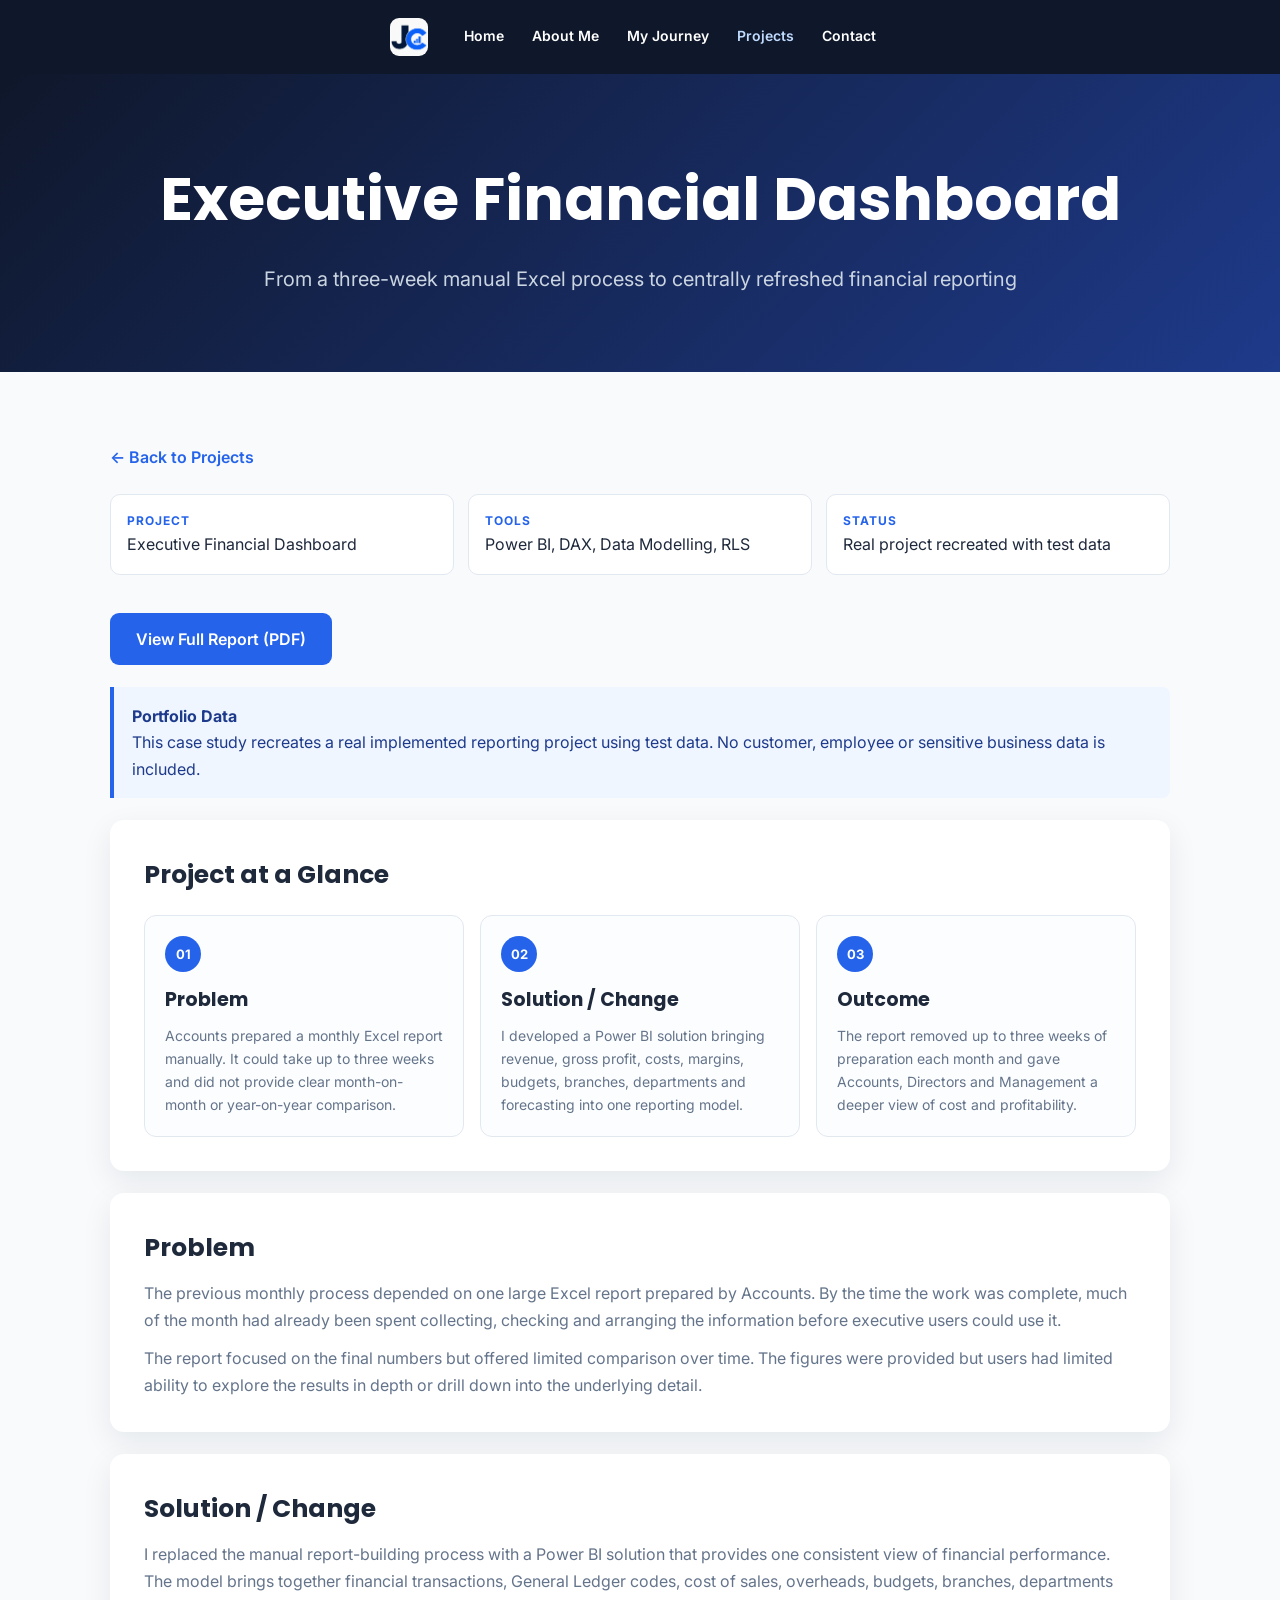
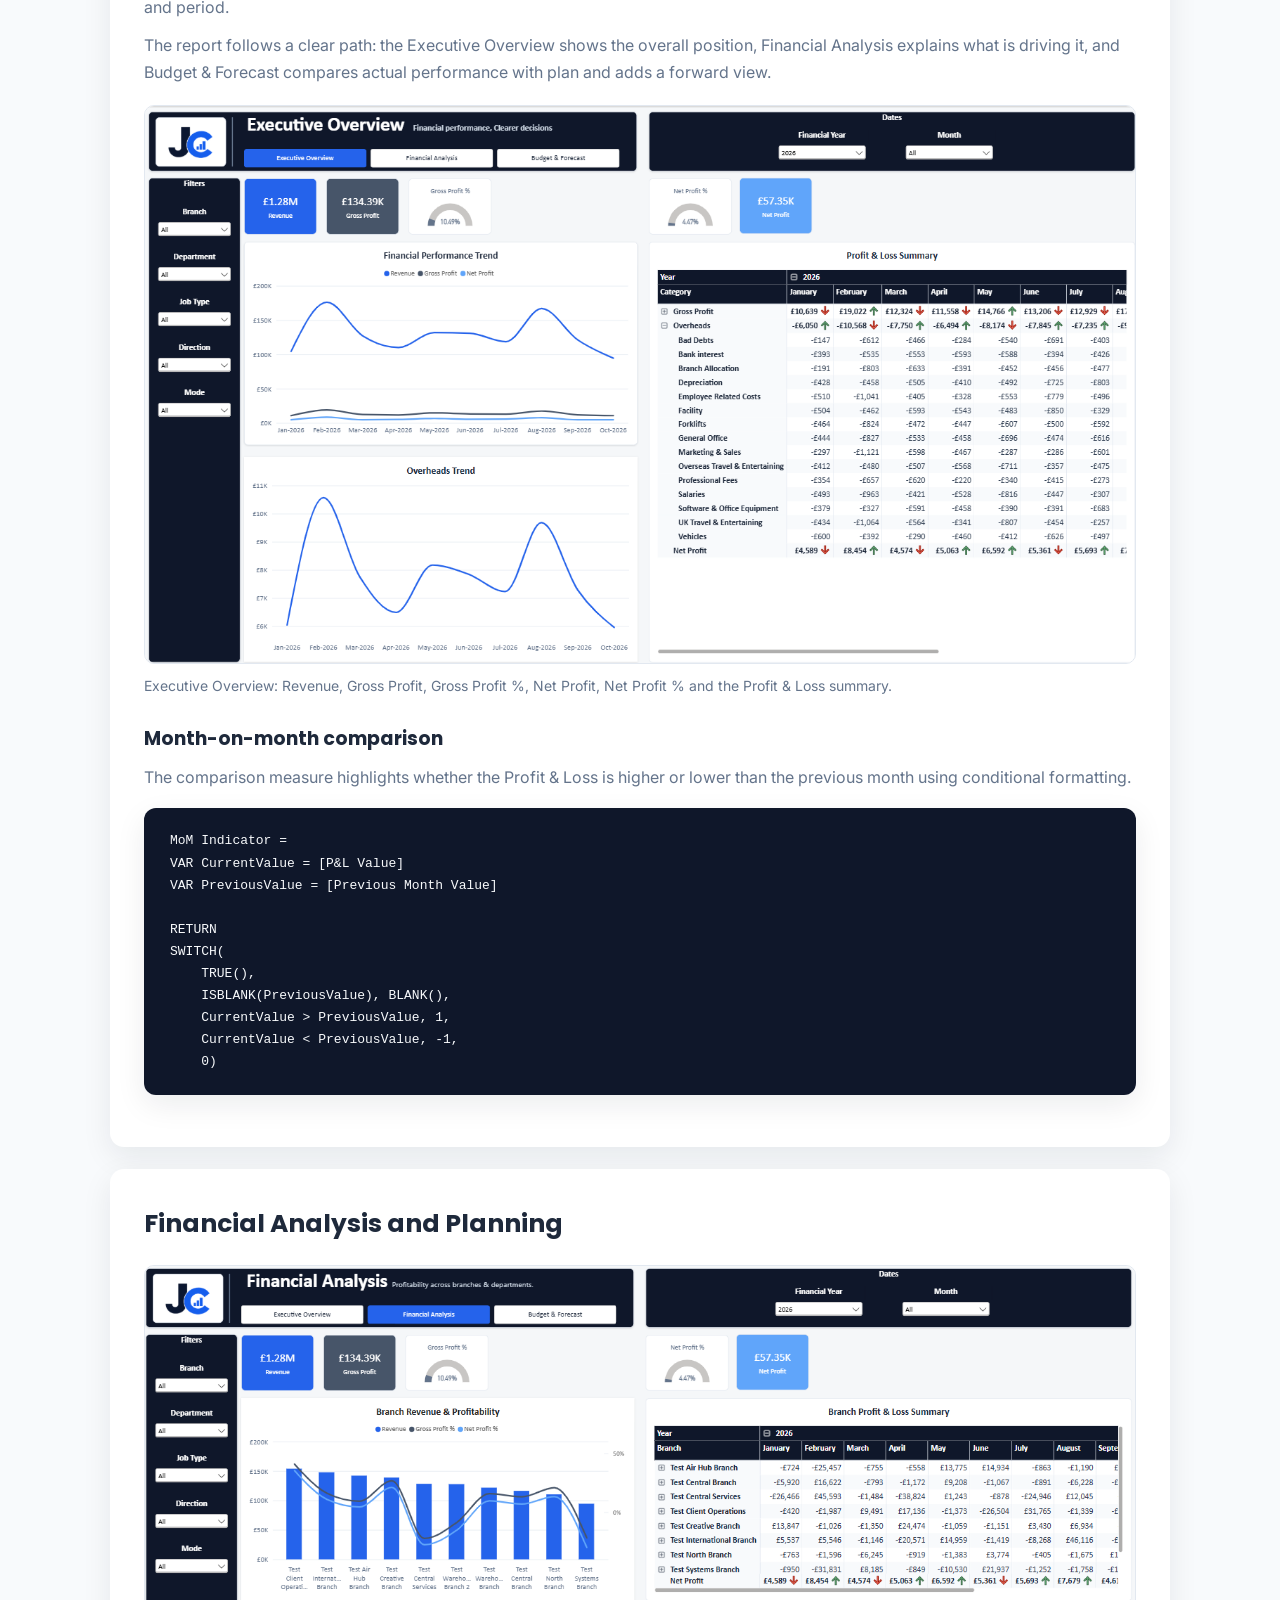
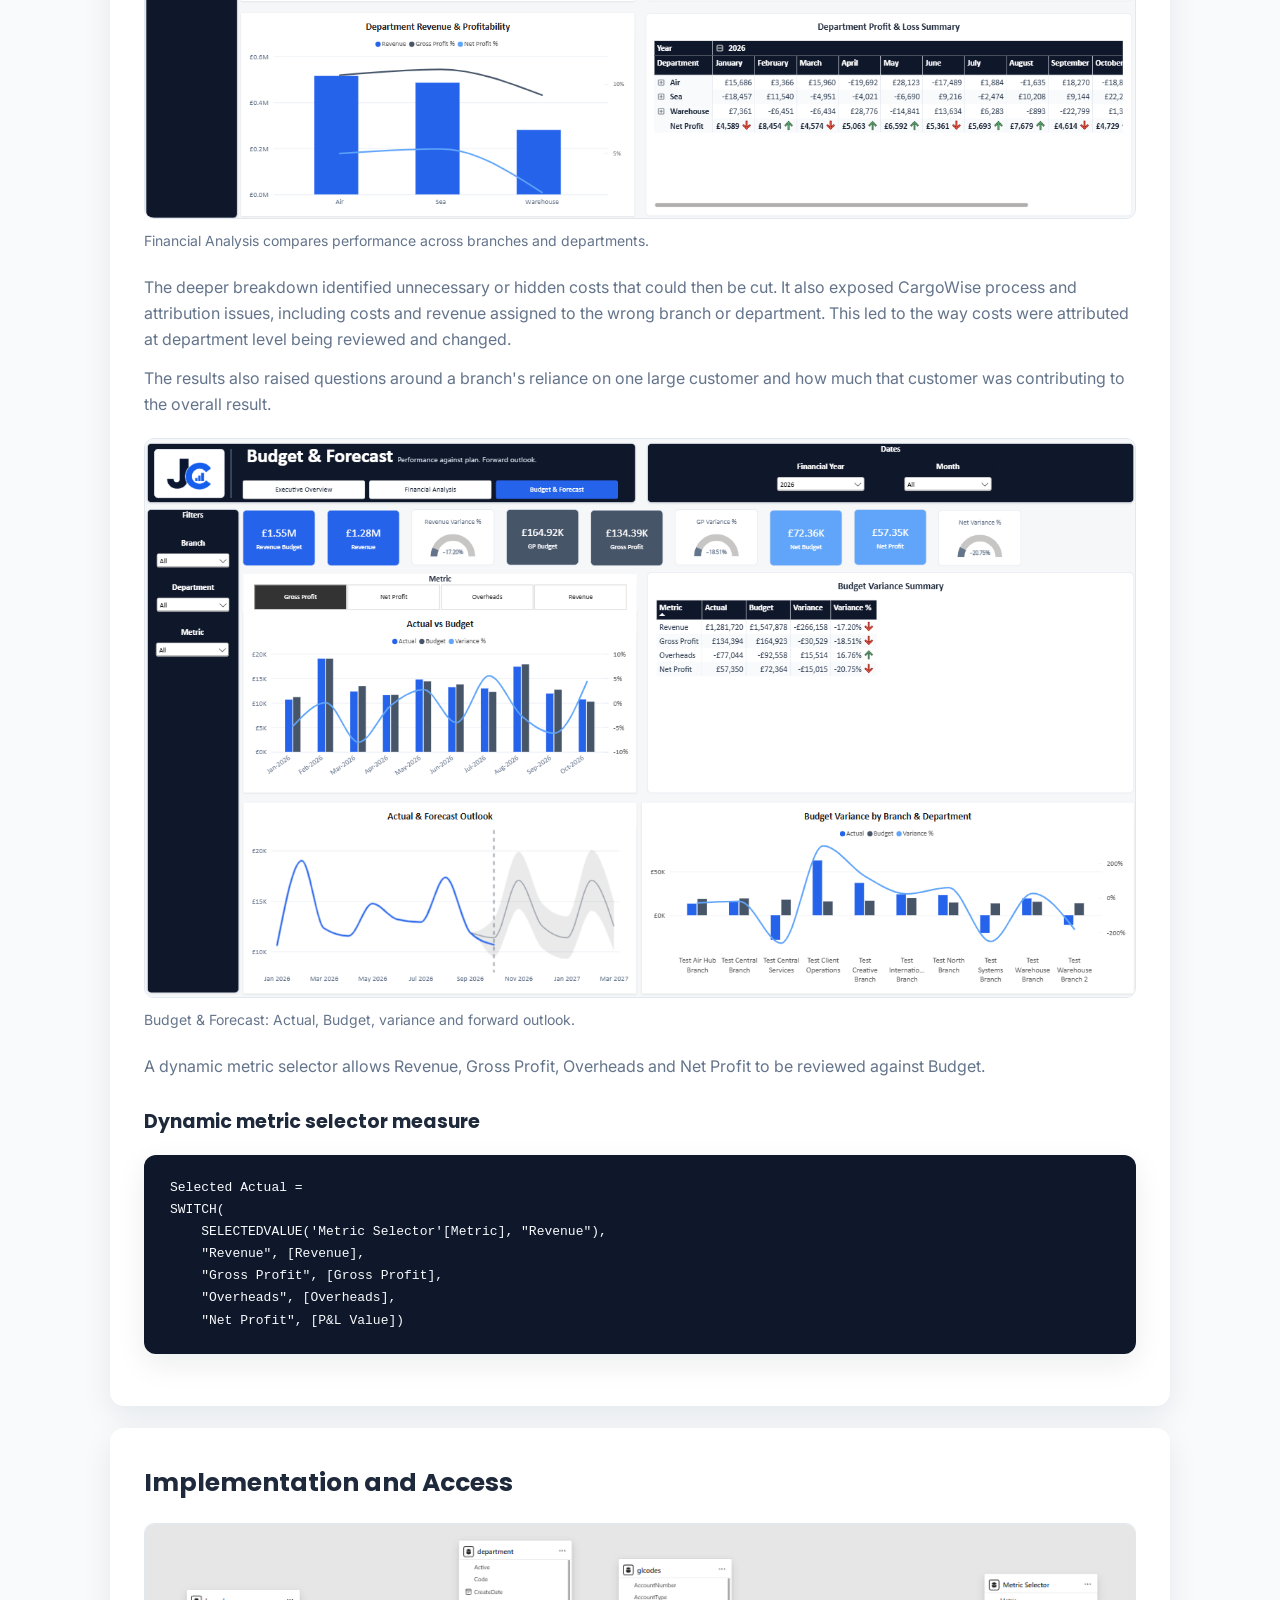
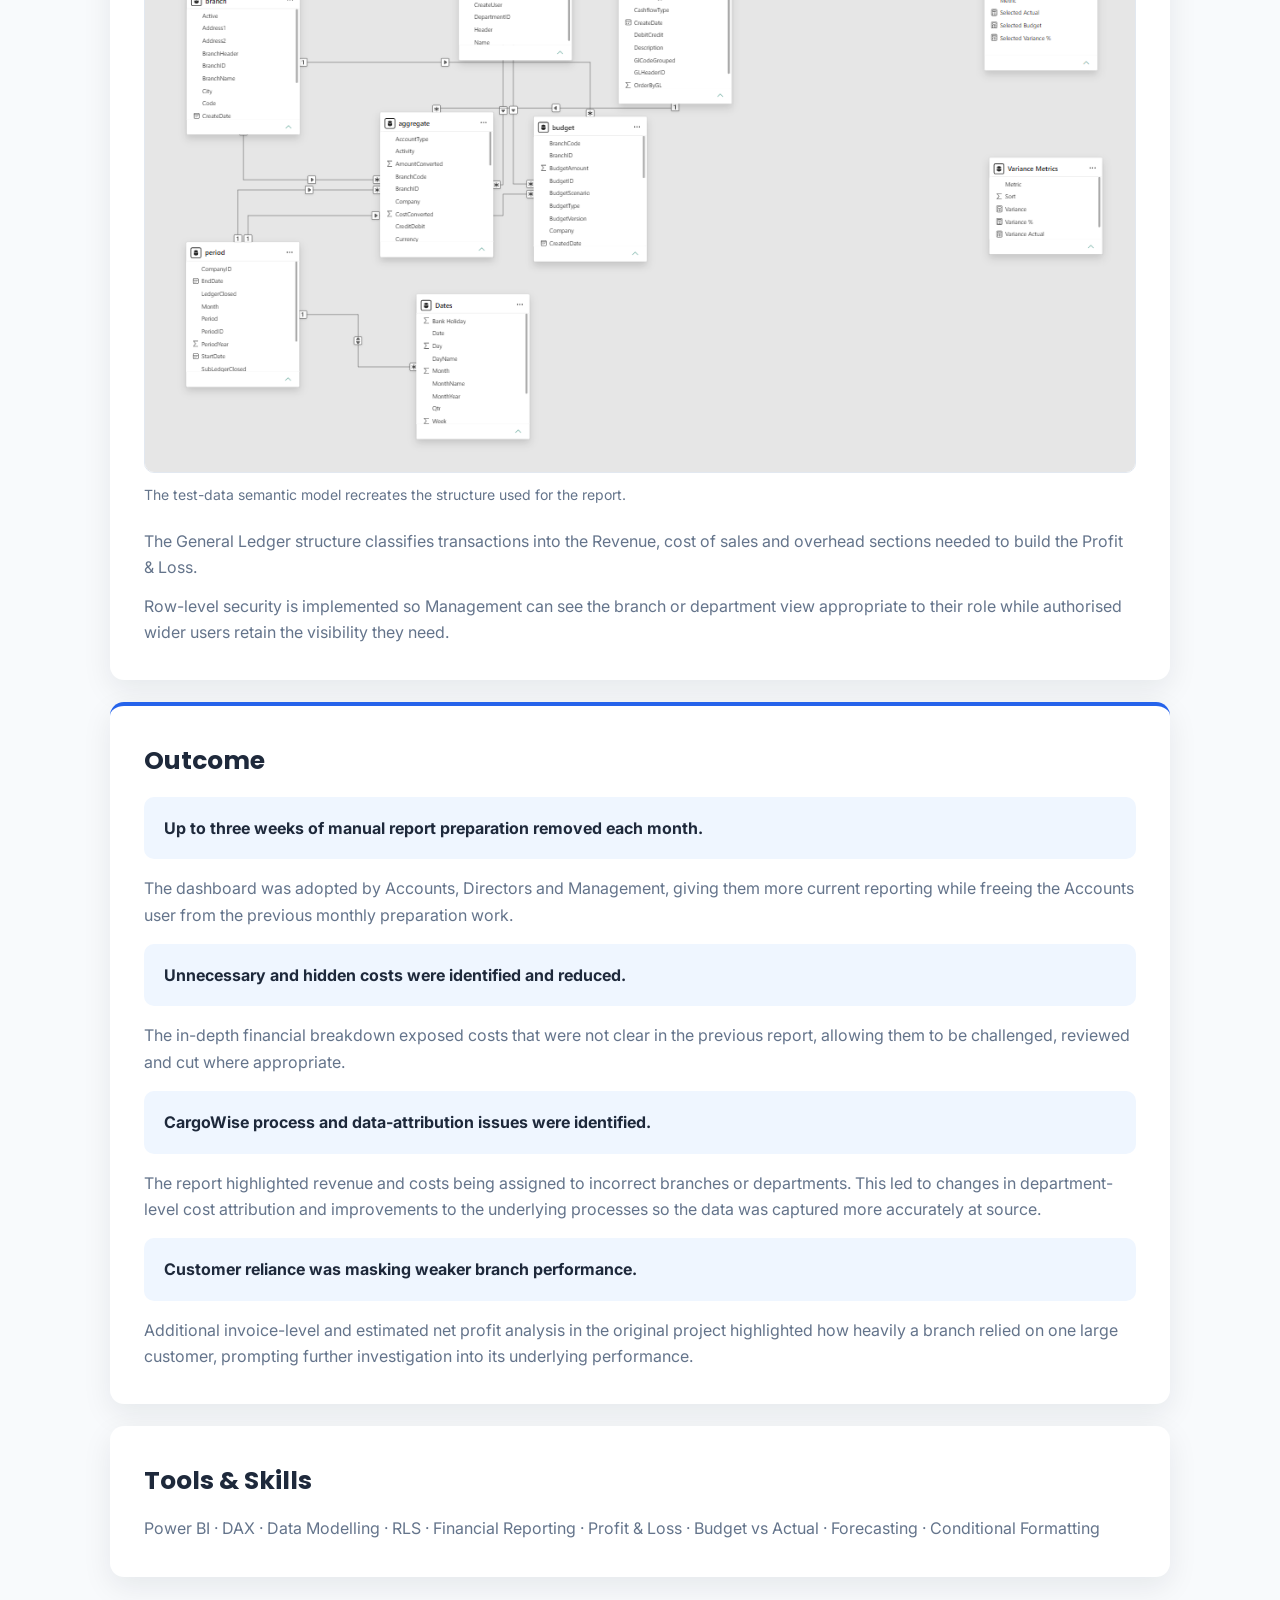
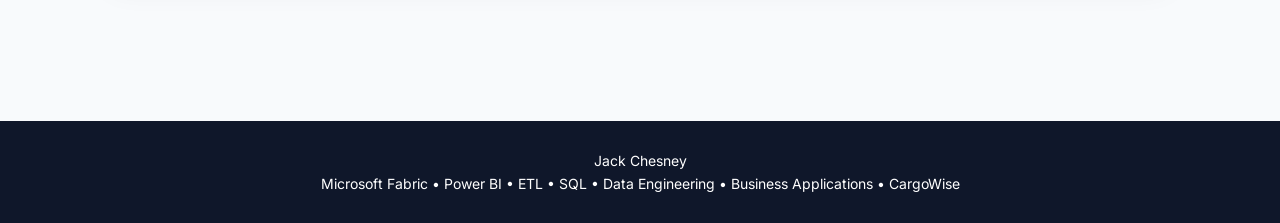
<file: project-financial.html>
<!DOCTYPE html>
<html lang="en-GB">
<head>
    <meta charset="UTF-8">
    <meta name="viewport" content="width=device-width, initial-scale=1">
    <meta name="description" content="Executive Financial Dashboard case study: replacing a three-week monthly Excel process with Power BI reporting.">
    <title>Executive Financial Dashboard | Jack Chesney</title>
    <link rel="stylesheet" href="style.css">
</head>
<body>
    <a class="skip-link" href="#main">Skip to content</a>
    <nav aria-label="Main navigation">
        <a class="site-logo" href="index.html"><img src="logo-white.png" alt="Jack Chesney logo"></a>
        <a href="index.html">Home</a><a href="about.html">About Me</a><a href="journey.html">My Journey</a><a href="projects.html" aria-current="page">Projects</a><a href="contact.html">Contact</a>
    </nav>

    <main id="main">
        <section class="hero compact"><h1>Executive Financial Dashboard</h1><p>From a three-week manual Excel process to centrally refreshed financial reporting</p></section>
        <section class="container case-layout">
            <a class="back-link" href="projects.html">← Back to Projects</a>
            <div class="case-meta">
                <div><strong>Project</strong><span>Executive Financial Dashboard</span></div>
                <div><strong>Tools</strong><span>Power BI, DAX, Data Modelling, RLS</span></div>
                <div><strong>Status</strong><span>Real project recreated with test data</span></div>
            </div>
            <div class="case-actions"><a class="btn" href="executive-dashboard.pdf" target="_blank" rel="noopener">View Full Report (PDF)</a></div>
            <div class="case-note portfolio-data"><strong>Portfolio Data</strong><br>This case study recreates a real implemented reporting project using test data. No customer, employee or sensitive business data is included.</div>

            <section class="case-section">
                <h2>Project at a Glance</h2>
                <div class="story-grid">
                    <article class="story-step"><span>01</span><h3>Problem</h3><p>Accounts prepared a monthly Excel report manually. It could take up to three weeks and did not provide clear month-on-month or year-on-year comparison.</p></article>
                    <article class="story-step"><span>02</span><h3>Solution / Change</h3><p>I developed a Power BI solution bringing revenue, gross profit, costs, margins, budgets, branches, departments and forecasting into one reporting model.</p></article>
                    <article class="story-step"><span>03</span><h3>Outcome</h3><p>The report removed up to three weeks of preparation each month and gave Accounts, Directors and Management a deeper view of cost and profitability.</p></article>
                </div>
            </section>

            <section class="case-section">
                <h2>Problem</h2>
                <p>The previous monthly process depended on one large Excel report prepared by Accounts. By the time the work was complete, much of the month had already been spent collecting, checking and arranging the information before executive users could use it.</p>
                <p>The report focused on the final numbers but offered limited comparison over time. The figures were provided but users had limited ability to explore the results in depth or drill down into the underlying detail.</p>
            </section>

            <section class="case-section">
                <h2>Solution / Change</h2>
                <p>I replaced the manual report-building process with a Power BI solution that provides one consistent view of financial performance. The model brings together financial transactions, General Ledger codes, cost of sales, overheads, budgets, branches, departments and period.</p>
                <p>The report follows a clear path: the Executive Overview shows the overall position, Financial Analysis explains what is driving it, and Budget &amp; Forecast compares actual performance with plan and adds a forward view.</p>
                <figure class="case-figure"><a href="executive-overview.png" target="_blank" rel="noopener" title="Open full size"><img src="executive-overview.png" alt="Executive Overview report page"></a><figcaption>Executive Overview: Revenue, Gross Profit, Gross Profit %, Net Profit, Net Profit % and the Profit &amp; Loss summary.</figcaption></figure>
                <h3>Month-on-month comparison</h3>
                <p>The comparison measure highlights whether the Profit &amp; Loss is higher or lower than the previous month using conditional formatting.</p>
                <pre class="dax-code"><code>MoM Indicator =
VAR CurrentValue = [P&amp;L Value]
VAR PreviousValue = [Previous Month Value]

RETURN
SWITCH(
    TRUE(),
    ISBLANK(PreviousValue), BLANK(),
    CurrentValue &gt; PreviousValue, 1,
    CurrentValue &lt; PreviousValue, -1,
    0)</code></pre>
            </section>

            <section class="case-section">
                <h2>Financial Analysis and Planning</h2>
                <figure class="case-figure"><a href="financial-analysis.png" target="_blank" rel="noopener" title="Open full size"><img src="financial-analysis.png" alt="Financial Analysis report page"></a><figcaption>Financial Analysis compares performance across branches and departments.</figcaption></figure>
                <p>The deeper breakdown identified unnecessary or hidden costs that could then be cut. It also exposed CargoWise process and attribution issues, including costs and revenue assigned to the wrong branch or department. This led to the way costs were attributed at department level being reviewed and changed.</p>
                <p>The results also raised questions around a branch's reliance on one large customer and how much that customer was contributing to the overall result.</p>
                <figure class="case-figure"><a href="budget-forecast.png" target="_blank" rel="noopener" title="Open full size"><img src="budget-forecast.png" alt="Budget and Forecast report page"></a><figcaption>Budget &amp; Forecast: Actual, Budget, variance and forward outlook.</figcaption></figure>
                <p>A dynamic metric selector allows Revenue, Gross Profit, Overheads and Net Profit to be reviewed against Budget.</p>
                <h3>Dynamic metric selector measure</h3>
                <pre class="dax-code"><code>Selected Actual =
SWITCH(
    SELECTEDVALUE('Metric Selector'[Metric], "Revenue"),
    "Revenue", [Revenue],
    "Gross Profit", [Gross Profit],
    "Overheads", [Overheads],
    "Net Profit", [P&amp;L Value])</code></pre>
            </section>

            <section class="case-section">
                <h2>Implementation and Access</h2>
                <figure class="case-figure"><a href="financial-semantic-model.png" target="_blank" rel="noopener" title="Open full size"><img src="financial-semantic-model.png" alt="Executive dashboard semantic model"></a><figcaption>The test-data semantic model recreates the structure used for the report.</figcaption></figure>
                <p>The General Ledger structure classifies transactions into the Revenue, cost of sales and overhead sections needed to build the Profit &amp; Loss.</p>
                <p>Row-level security is implemented so Management can see the branch or department view appropriate to their role while authorised wider users retain the visibility they need.</p>
            </section>

            <section class="case-section outcome-section">
                <h2>Outcome</h2>
                <p class="metric-highlight"><strong>Up to three weeks of manual report preparation removed each month.</strong></p>
                <p>The dashboard was adopted by Accounts, Directors and Management, giving them more current reporting while freeing the Accounts user from the previous monthly preparation work.</p>
                <p class="metric-highlight"><strong>Unnecessary and hidden costs were identified and reduced.</strong></p>
                <p>The in-depth financial breakdown exposed costs that were not clear in the previous report, allowing them to be challenged, reviewed and cut where appropriate.</p>
                <p class="metric-highlight"><strong>CargoWise process and data-attribution issues were identified.</strong></p>
                <p>The report highlighted revenue and costs being assigned to incorrect branches or departments. This led to changes in department-level cost attribution and improvements to the underlying processes so the data was captured more accurately at source.</p>
                <p class="metric-highlight"><strong>Customer reliance was masking weaker branch performance.</strong></p>
                <p>Additional invoice-level and estimated net profit analysis in the original project highlighted how heavily a branch relied on one large customer, prompting further investigation into its underlying performance.</p>
            </section>

            <section class="case-section"><h2>Tools &amp; Skills</h2><p class="tag-line">Power BI · DAX · Data Modelling · RLS · Financial Reporting · Profit &amp; Loss · Budget vs Actual · Forecasting · Conditional Formatting</p></section>
        </section>
    </main>
    <footer><p>Jack Chesney</p><p>Microsoft Fabric • Power BI • ETL • SQL • Data Engineering • Business Applications • CargoWise</p></footer>
</body>
</html>
</file>
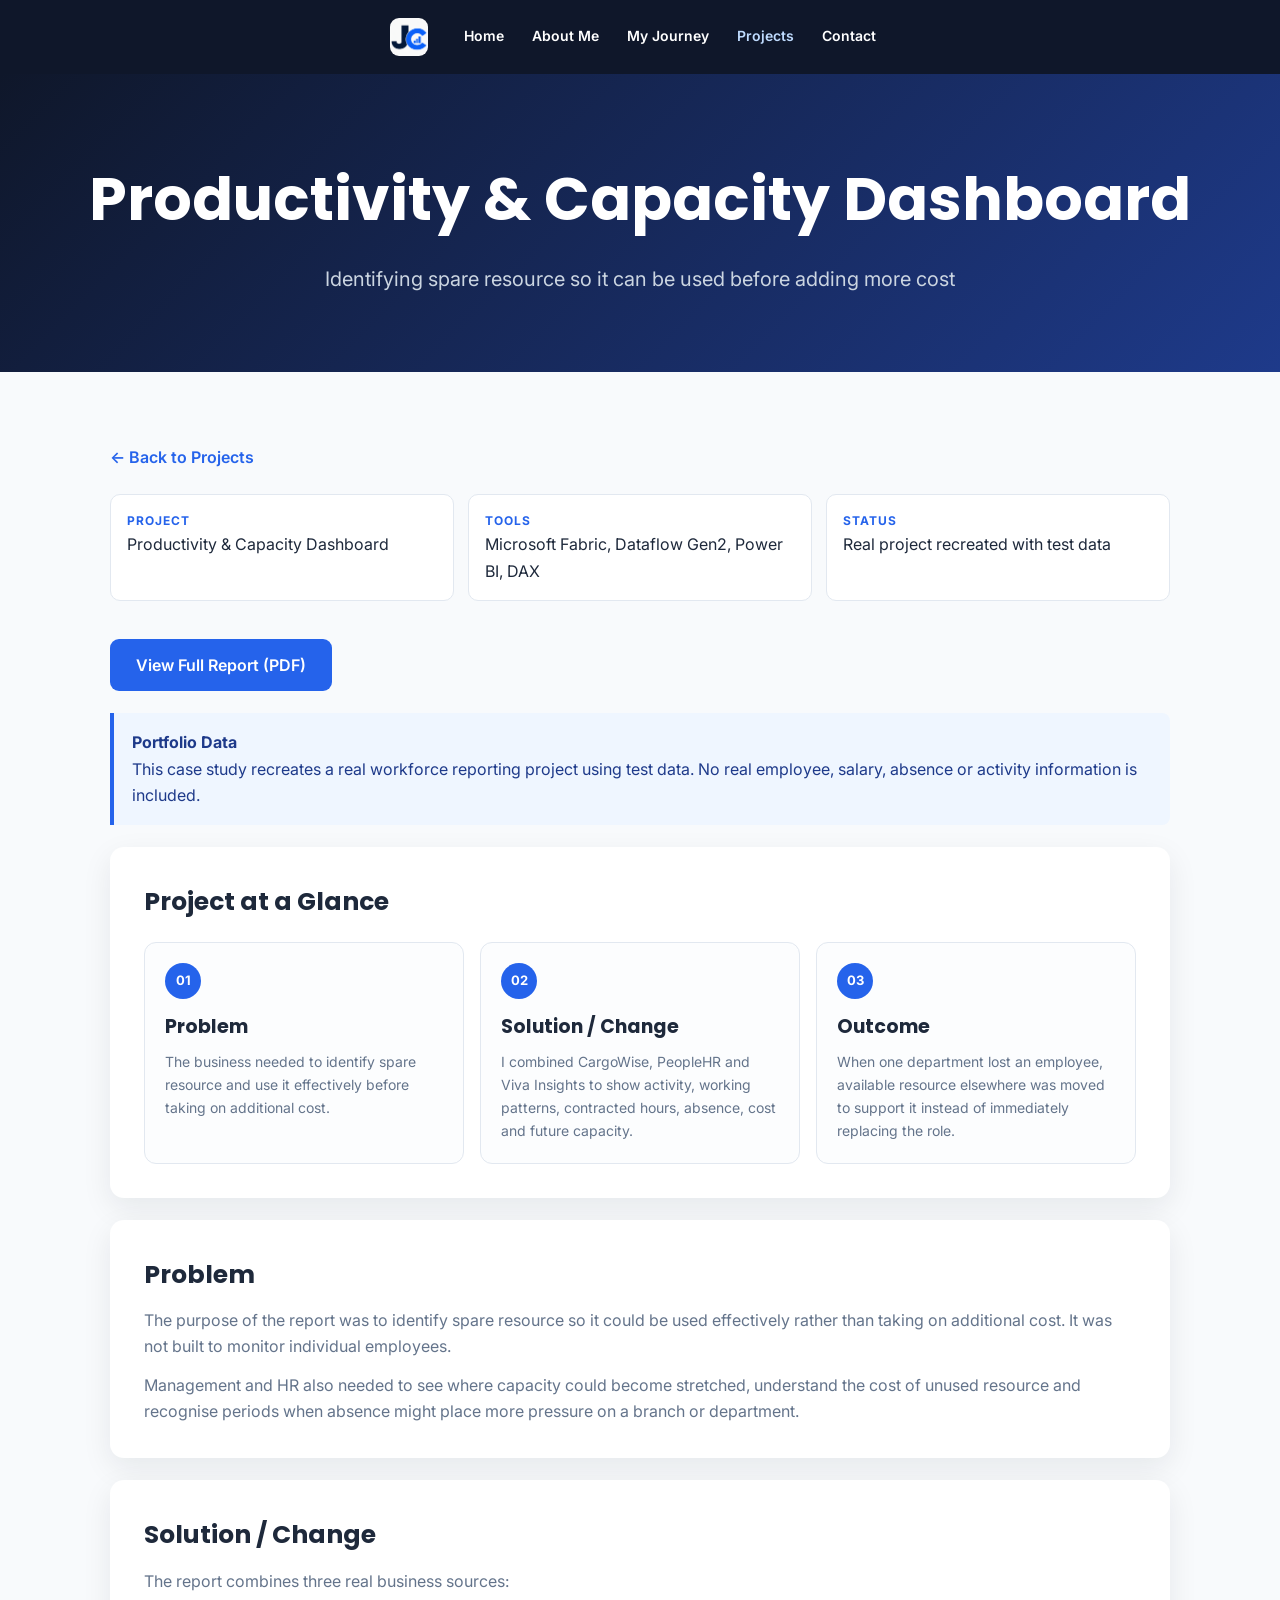
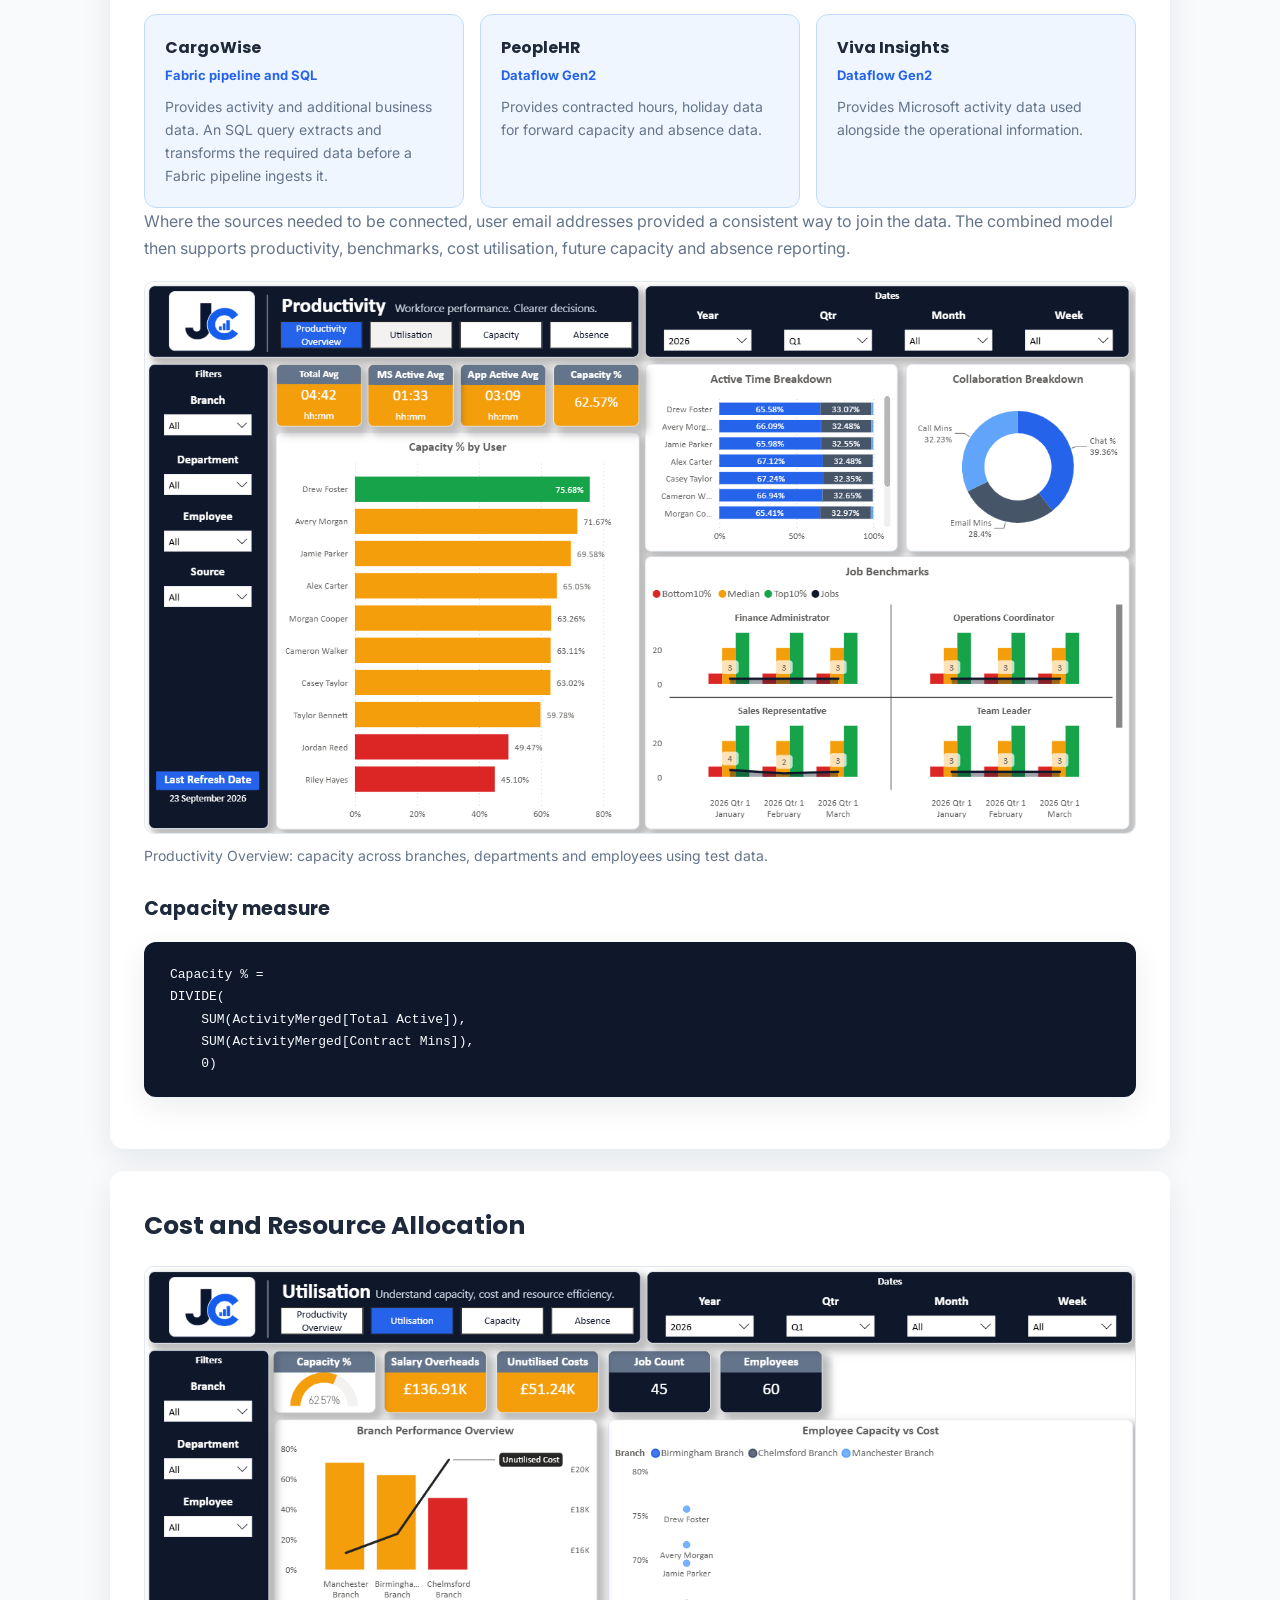
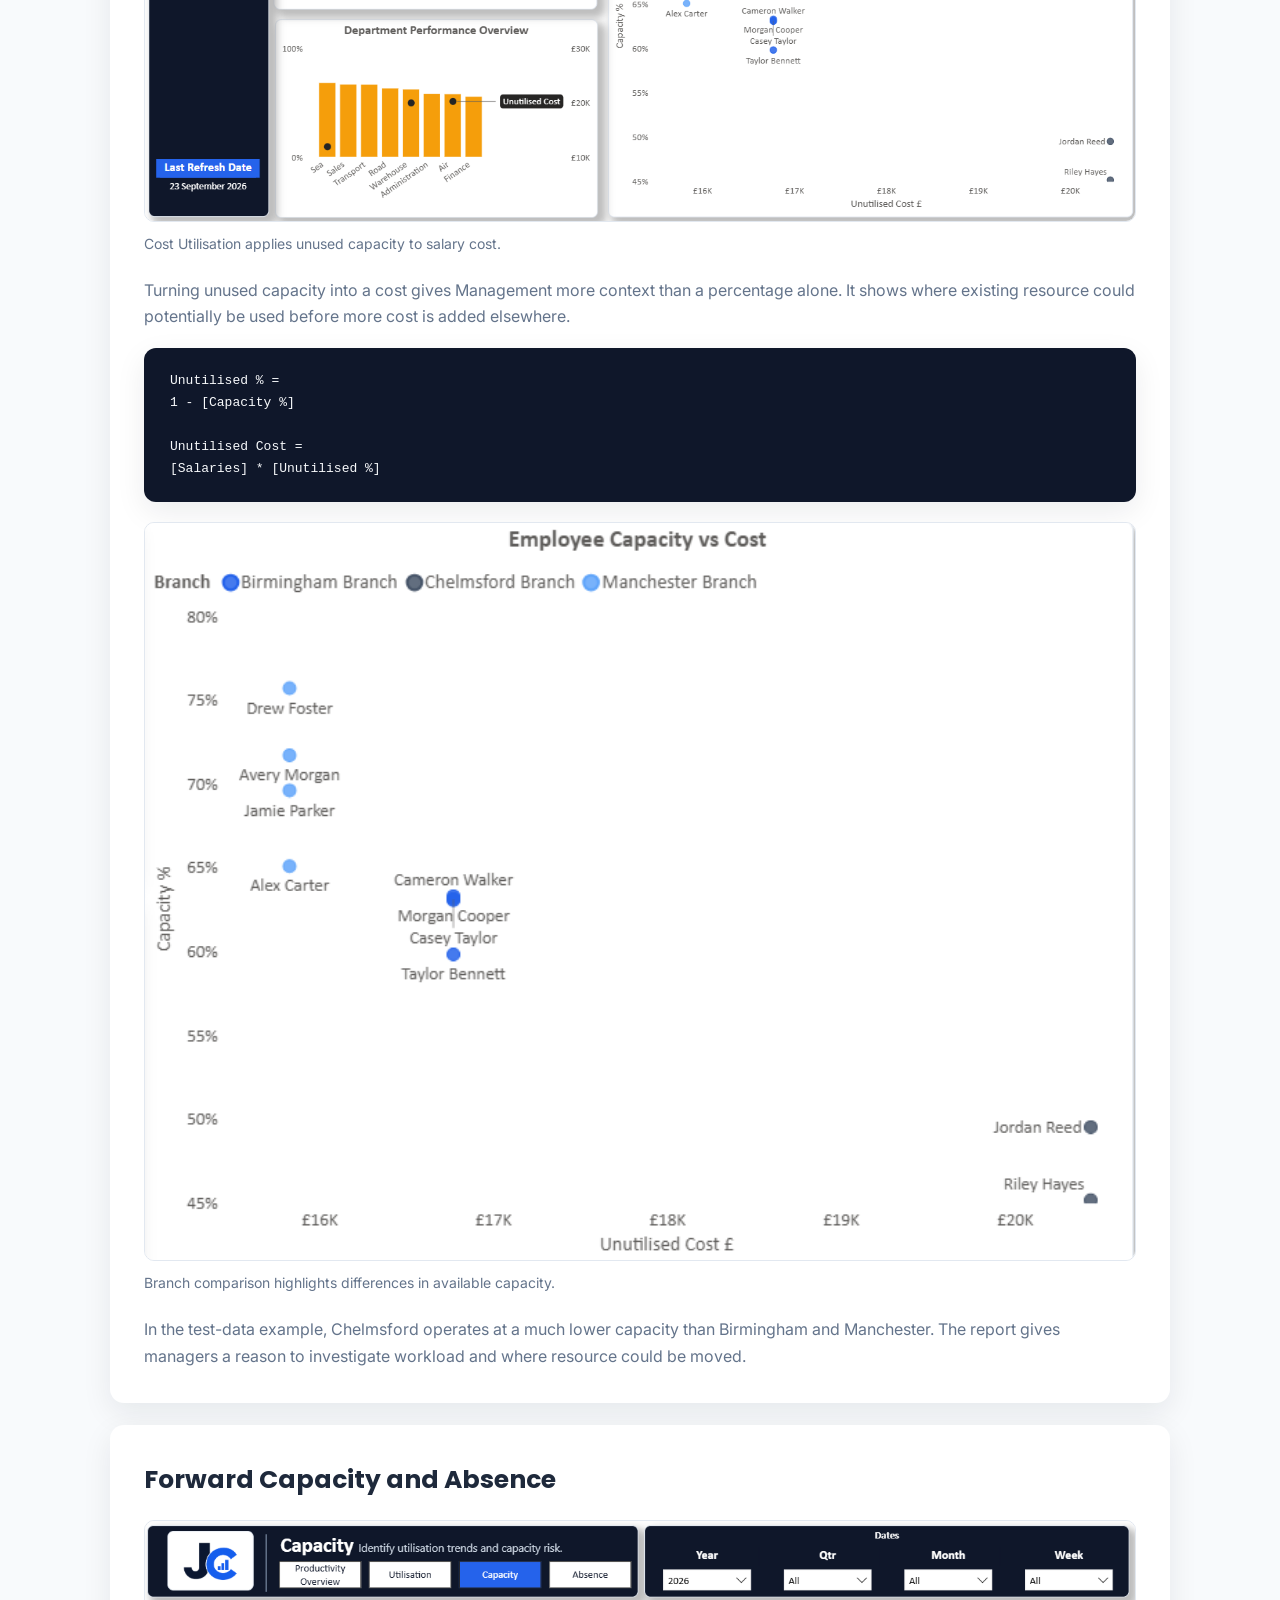
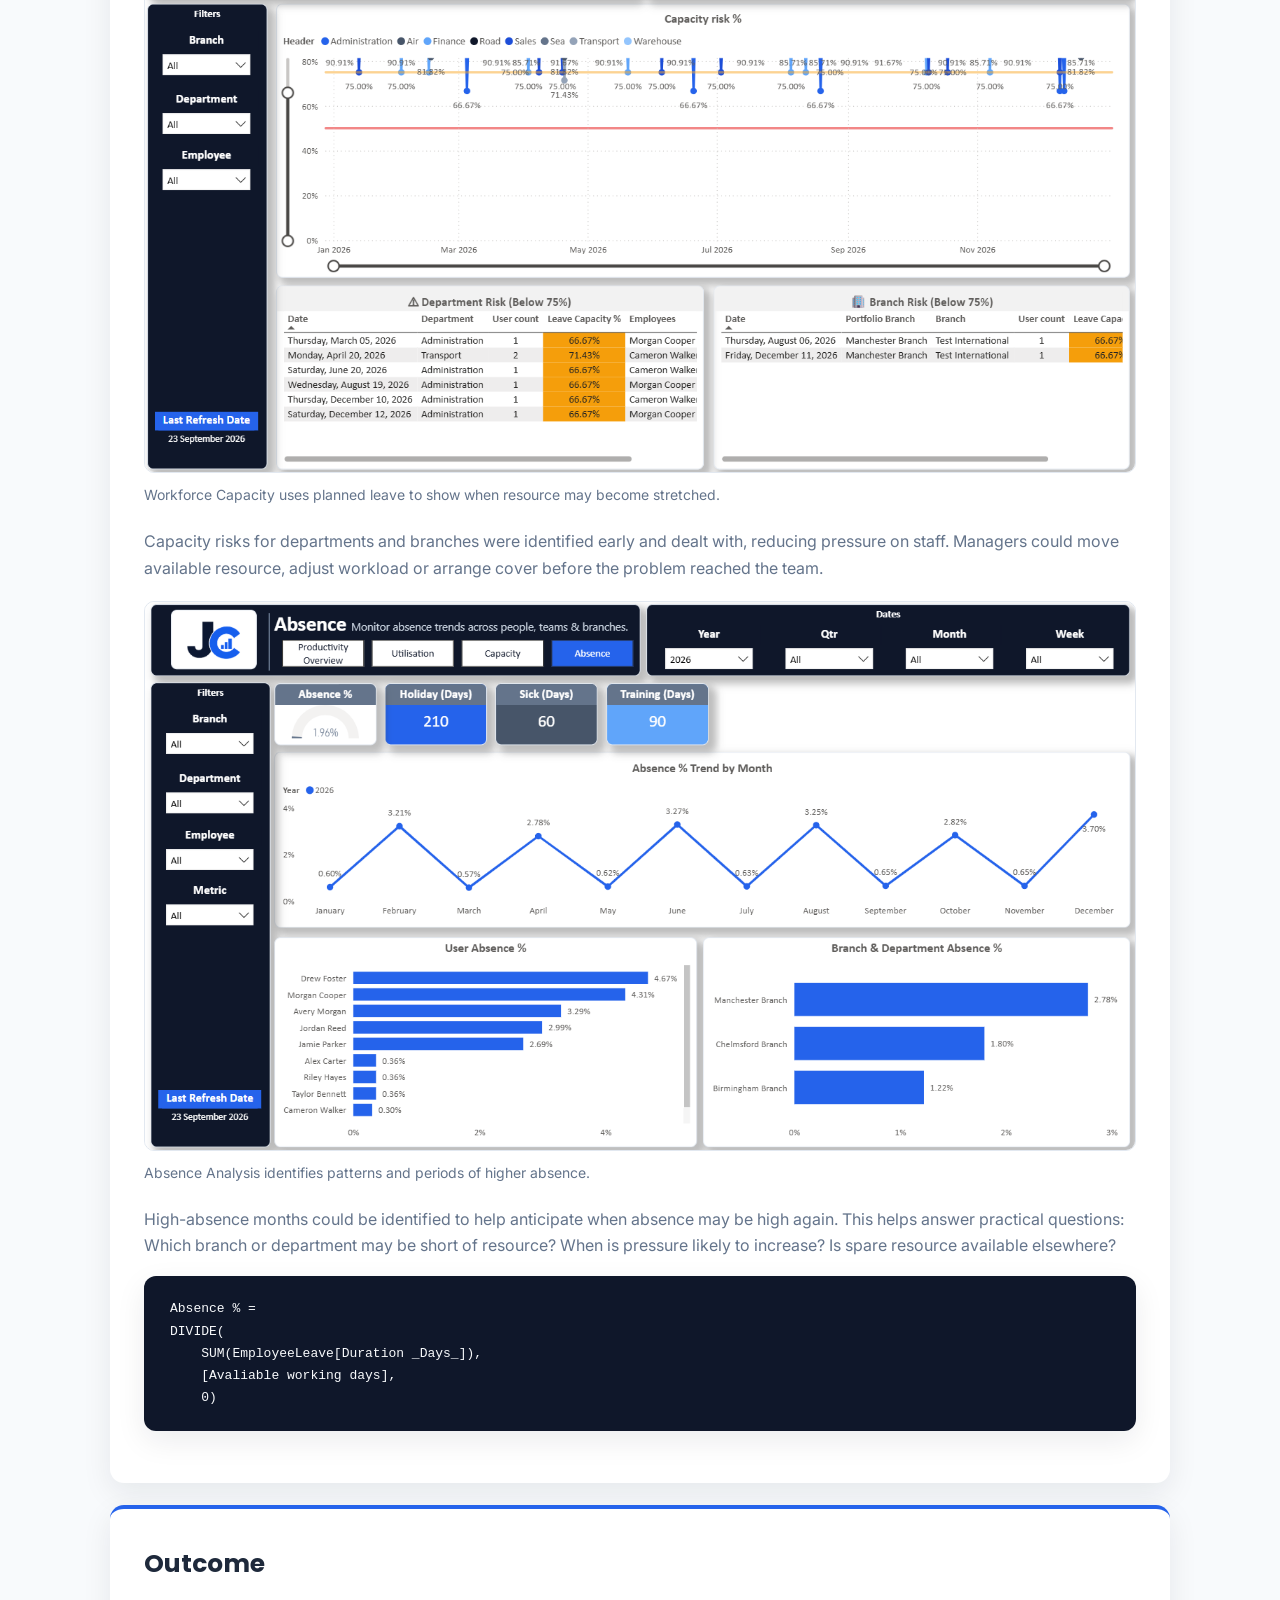
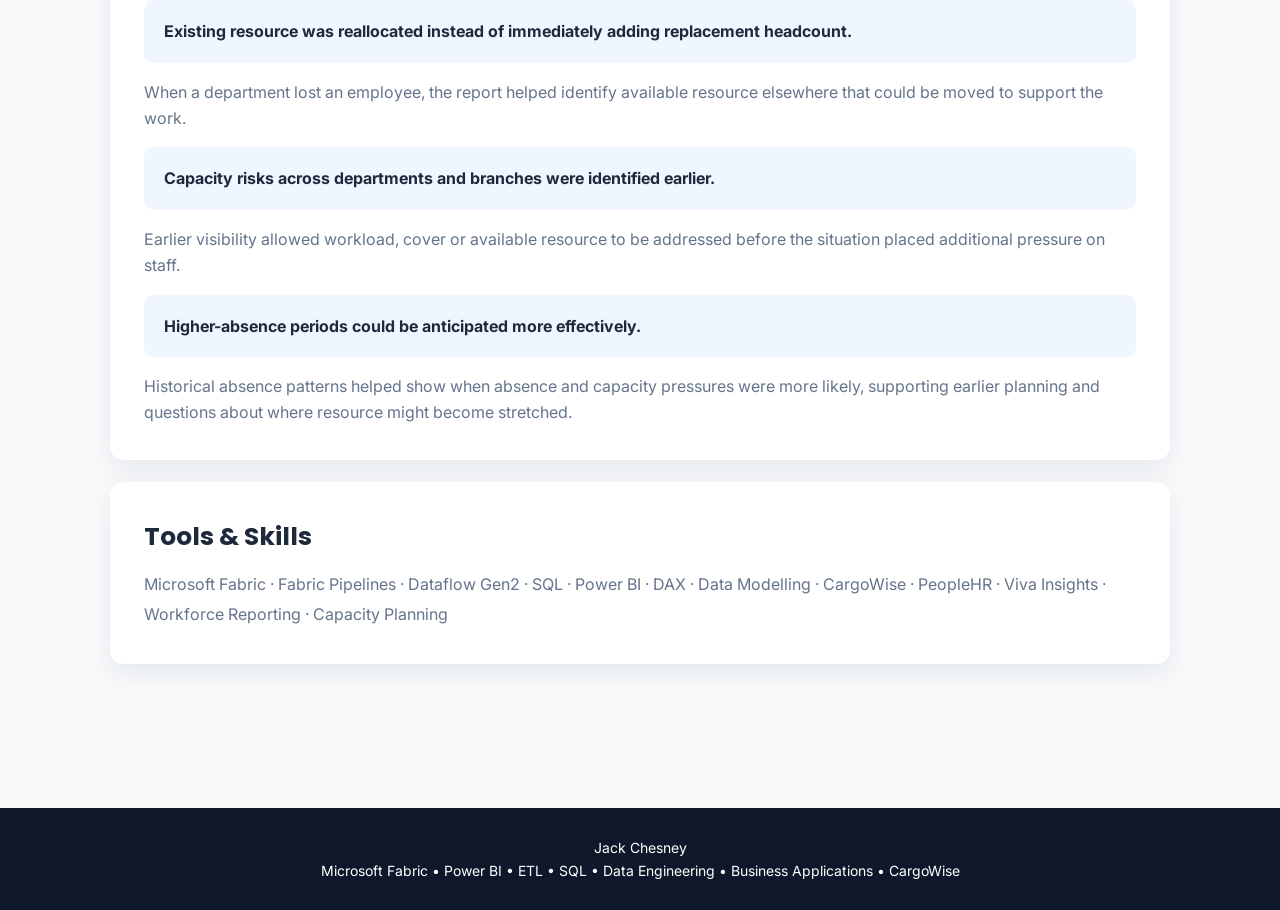
<file: project-productivity.html>
<!DOCTYPE html>
<html lang="en-GB">
<head>
    <meta charset="UTF-8">
    <meta name="viewport" content="width=device-width, initial-scale=1">
    <meta name="description" content="Productivity and Capacity Dashboard case study combining CargoWise, PeopleHR and Viva Insights to make better use of existing resource.">
    <title>Productivity &amp; Capacity Dashboard | Jack Chesney</title>
    <link rel="stylesheet" href="style.css">
</head>
<body>
    <a class="skip-link" href="#main">Skip to content</a>
    <nav aria-label="Main navigation">
        <a class="site-logo" href="index.html"><img src="logo-white.png" alt="Jack Chesney logo"></a>
        <a href="index.html">Home</a><a href="about.html">About Me</a><a href="journey.html">My Journey</a><a href="projects.html" aria-current="page">Projects</a><a href="contact.html">Contact</a>
    </nav>

    <main id="main">
        <section class="hero compact"><h1>Productivity &amp; Capacity Dashboard</h1><p>Identifying spare resource so it can be used before adding more cost</p></section>
        <section class="container case-layout">
            <a class="back-link" href="projects.html">← Back to Projects</a>
            <div class="case-meta">
                <div><strong>Project</strong><span>Productivity &amp; Capacity Dashboard</span></div>
                <div><strong>Tools</strong><span>Microsoft Fabric, Dataflow Gen2, Power BI, DAX</span></div>
                <div><strong>Status</strong><span>Real project recreated with test data</span></div>
            </div>
            <div class="case-actions"><a class="btn" href="productivity-dashboard.pdf" target="_blank" rel="noopener">View Full Report (PDF)</a></div>
            <div class="case-note portfolio-data"><strong>Portfolio Data</strong><br>This case study recreates a real workforce reporting project using test data. No real employee, salary, absence or activity information is included.</div>

            <section class="case-section">
                <h2>Project at a Glance</h2>
                <div class="story-grid">
                    <article class="story-step"><span>01</span><h3>Problem</h3><p>The business needed to identify spare resource and use it effectively before taking on additional cost.</p></article>
                    <article class="story-step"><span>02</span><h3>Solution / Change</h3><p>I combined CargoWise, PeopleHR and Viva Insights to show activity, working patterns, contracted hours, absence, cost and future capacity.</p></article>
                    <article class="story-step"><span>03</span><h3>Outcome</h3><p>When one department lost an employee, available resource elsewhere was moved to support it instead of immediately replacing the role.</p></article>
                </div>
            </section>

            <section class="case-section">
                <h2>Problem</h2>
                <p>The purpose of the report was to identify spare resource so it could be used effectively rather than taking on additional cost. It was not built to monitor individual employees.</p>
                <p>Management and HR also needed to see where capacity could become stretched, understand the cost of unused resource and recognise periods when absence might place more pressure on a branch or department.</p>
            </section>

            <section class="case-section">
                <h2>Solution / Change</h2>
                <p>The report combines three real business sources:</p>
                <div class="source-grid">
                    <article class="source-card"><strong>CargoWise</strong><span>Fabric pipeline and SQL</span><p>Provides activity and additional business data. An SQL query extracts and transforms the required data before a Fabric pipeline ingests it.</p></article>
                    <article class="source-card"><strong>PeopleHR</strong><span>Dataflow Gen2</span><p>Provides contracted hours, holiday data for forward capacity and absence data.</p></article>
                    <article class="source-card"><strong>Viva Insights</strong><span>Dataflow Gen2</span><p>Provides Microsoft activity data used alongside the operational information.</p></article>
                </div>
                <p>Where the sources needed to be connected, user email addresses provided a consistent way to join the data. The combined model then supports productivity, benchmarks, cost utilisation, future capacity and absence reporting.</p>
                <figure class="case-figure"><a href="productivity-overview.png" target="_blank" rel="noopener" title="Open full size"><img src="productivity-overview.png" alt="Productivity Overview report page"></a><figcaption>Productivity Overview: capacity across branches, departments and employees using test data.</figcaption></figure>
                <h3>Capacity measure</h3>
                <pre class="dax-code"><code>Capacity % =
DIVIDE(
    SUM(ActivityMerged[Total Active]),
    SUM(ActivityMerged[Contract Mins]),
    0)</code></pre>
            </section>

            <section class="case-section">
                <h2>Cost and Resource Allocation</h2>
                <figure class="case-figure"><a href="cost-utilisation.png" target="_blank" rel="noopener" title="Open full size"><img src="cost-utilisation.png" alt="Cost Utilisation report page"></a><figcaption>Cost Utilisation applies unused capacity to salary cost.</figcaption></figure>
                <p>Turning unused capacity into a cost gives Management more context than a percentage alone. It shows where existing resource could potentially be used before more cost is added elsewhere.</p>
                <pre class="dax-code"><code>Unutilised % =
1 - [Capacity %]

Unutilised Cost =
[Salaries] * [Unutilised %]</code></pre>
                <figure class="case-figure"><a href="branch-comparison.png" target="_blank" rel="noopener" title="Open full size"><img src="branch-comparison.png" alt="Branch utilisation comparison"></a><figcaption>Branch comparison highlights differences in available capacity.</figcaption></figure>
                <p>In the test-data example, Chelmsford operates at a much lower capacity than Birmingham and Manchester. The report gives managers a reason to investigate workload and where resource could be moved.</p>
            </section>

            <section class="case-section">
                <h2>Forward Capacity and Absence</h2>
                <figure class="case-figure"><a href="workforce-capacity.png" target="_blank" rel="noopener" title="Open full size"><img src="workforce-capacity.png" alt="Workforce Capacity report page"></a><figcaption>Workforce Capacity uses planned leave to show when resource may become stretched.</figcaption></figure>
                <p>Capacity risks for departments and branches were identified early and dealt with, reducing pressure on staff. Managers could move available resource, adjust workload or arrange cover before the problem reached the team.</p>
                <figure class="case-figure"><a href="absence-analysis.png" target="_blank" rel="noopener" title="Open full size"><img src="absence-analysis.png" alt="Absence Analysis report page"></a><figcaption>Absence Analysis identifies patterns and periods of higher absence.</figcaption></figure>
                <p>High-absence months could be identified to help anticipate when absence may be high again. This helps answer practical questions: Which branch or department may be short of resource? When is pressure likely to increase? Is spare resource available elsewhere?</p>
                <pre class="dax-code"><code>Absence % =
DIVIDE(
    SUM(EmployeeLeave[Duration _Days_]),
    [Avaliable working days],
    0)</code></pre>
            </section>

            <section class="case-section outcome-section">
                <h2>Outcome</h2>
                <p class="metric-highlight"><strong>Existing resource was reallocated instead of immediately adding replacement headcount.</strong></p>
                <p>When a department lost an employee, the report helped identify available resource elsewhere that could be moved to support the work.</p>
                <p class="metric-highlight"><strong>Capacity risks across departments and branches were identified earlier.</strong></p>
                <p>Earlier visibility allowed workload, cover or available resource to be addressed before the situation placed additional pressure on staff.</p>
                <p class="metric-highlight"><strong>Higher-absence periods could be anticipated more effectively.</strong></p>
                <p>Historical absence patterns helped show when absence and capacity pressures were more likely, supporting earlier planning and questions about where resource might become stretched.</p>
            </section>

            <section class="case-section"><h2>Tools &amp; Skills</h2><p class="tag-line">Microsoft Fabric · Fabric Pipelines · Dataflow Gen2 · SQL · Power BI · DAX · Data Modelling · CargoWise · PeopleHR · Viva Insights · Workforce Reporting · Capacity Planning</p></section>
        </section>
    </main>
    <footer><p>Jack Chesney</p><p>Microsoft Fabric • Power BI • ETL • SQL • Data Engineering • Business Applications • CargoWise</p></footer>
</body>
</html>
</file>
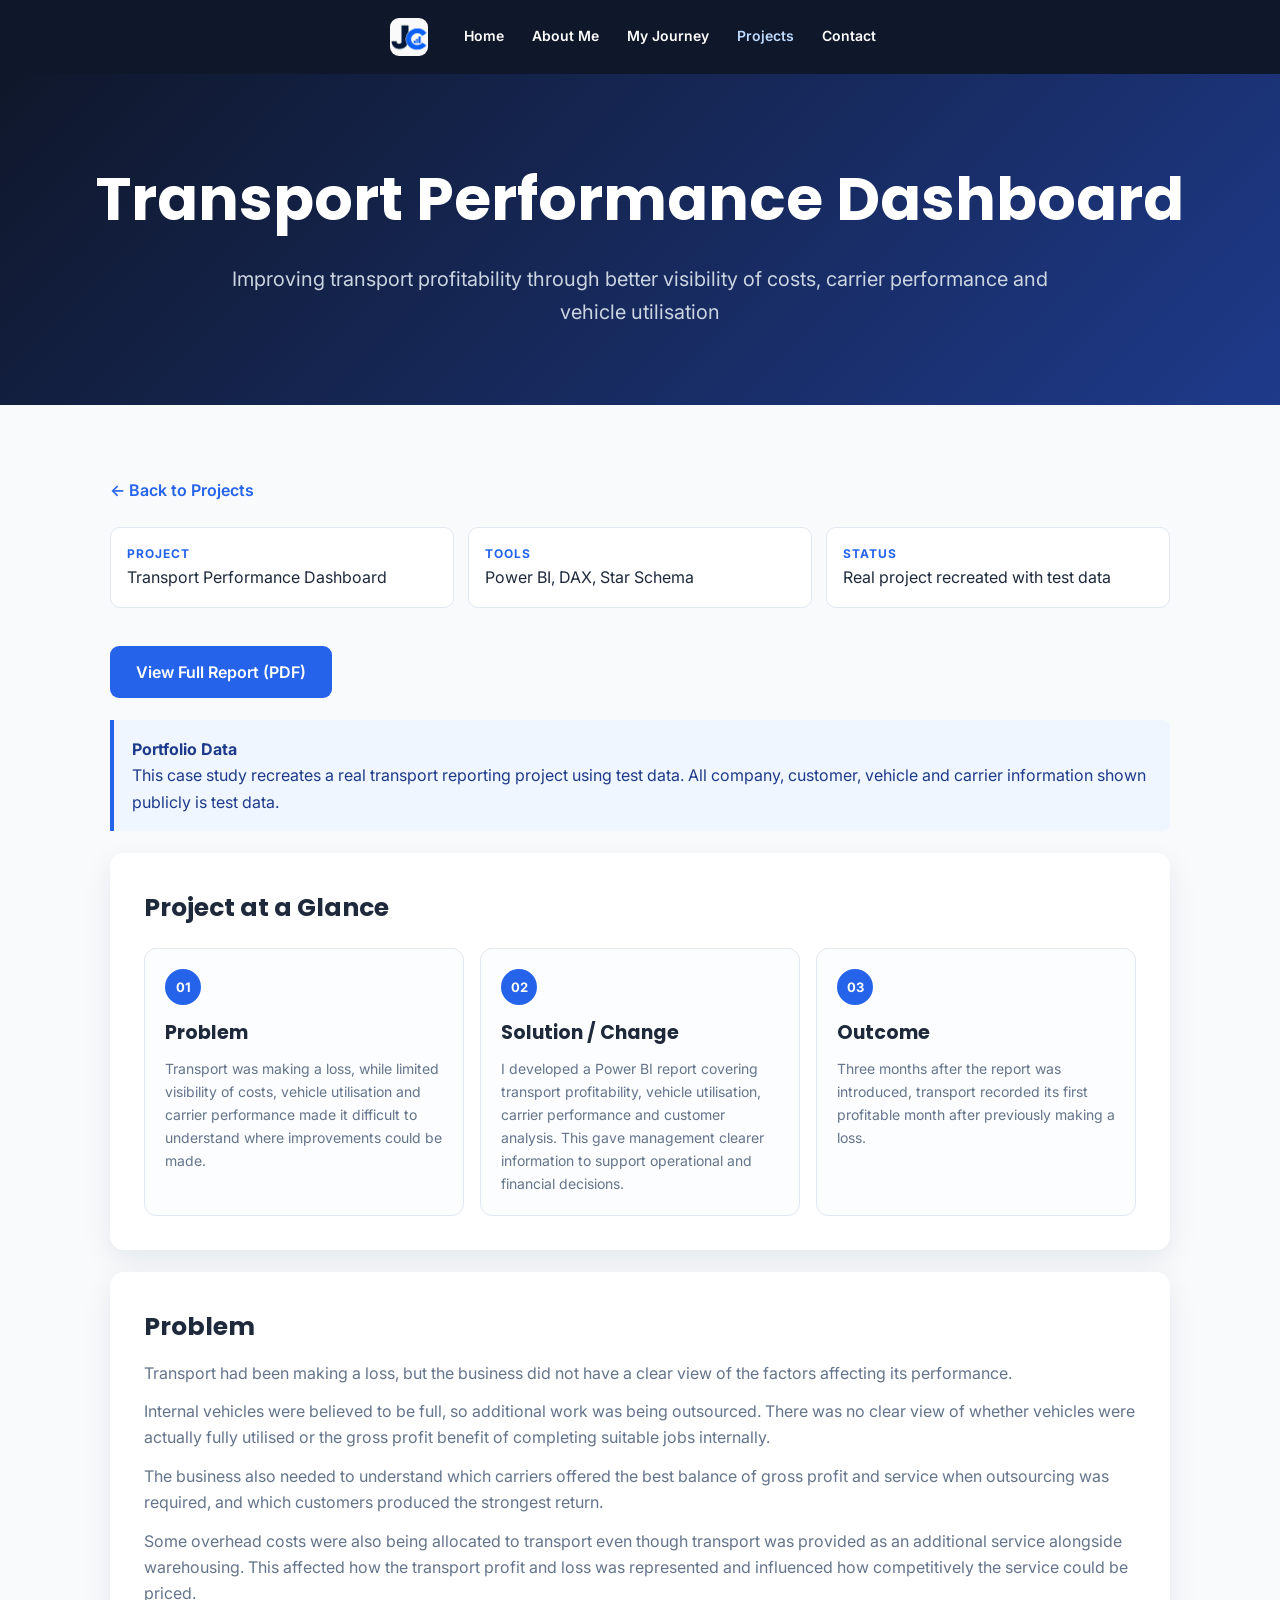
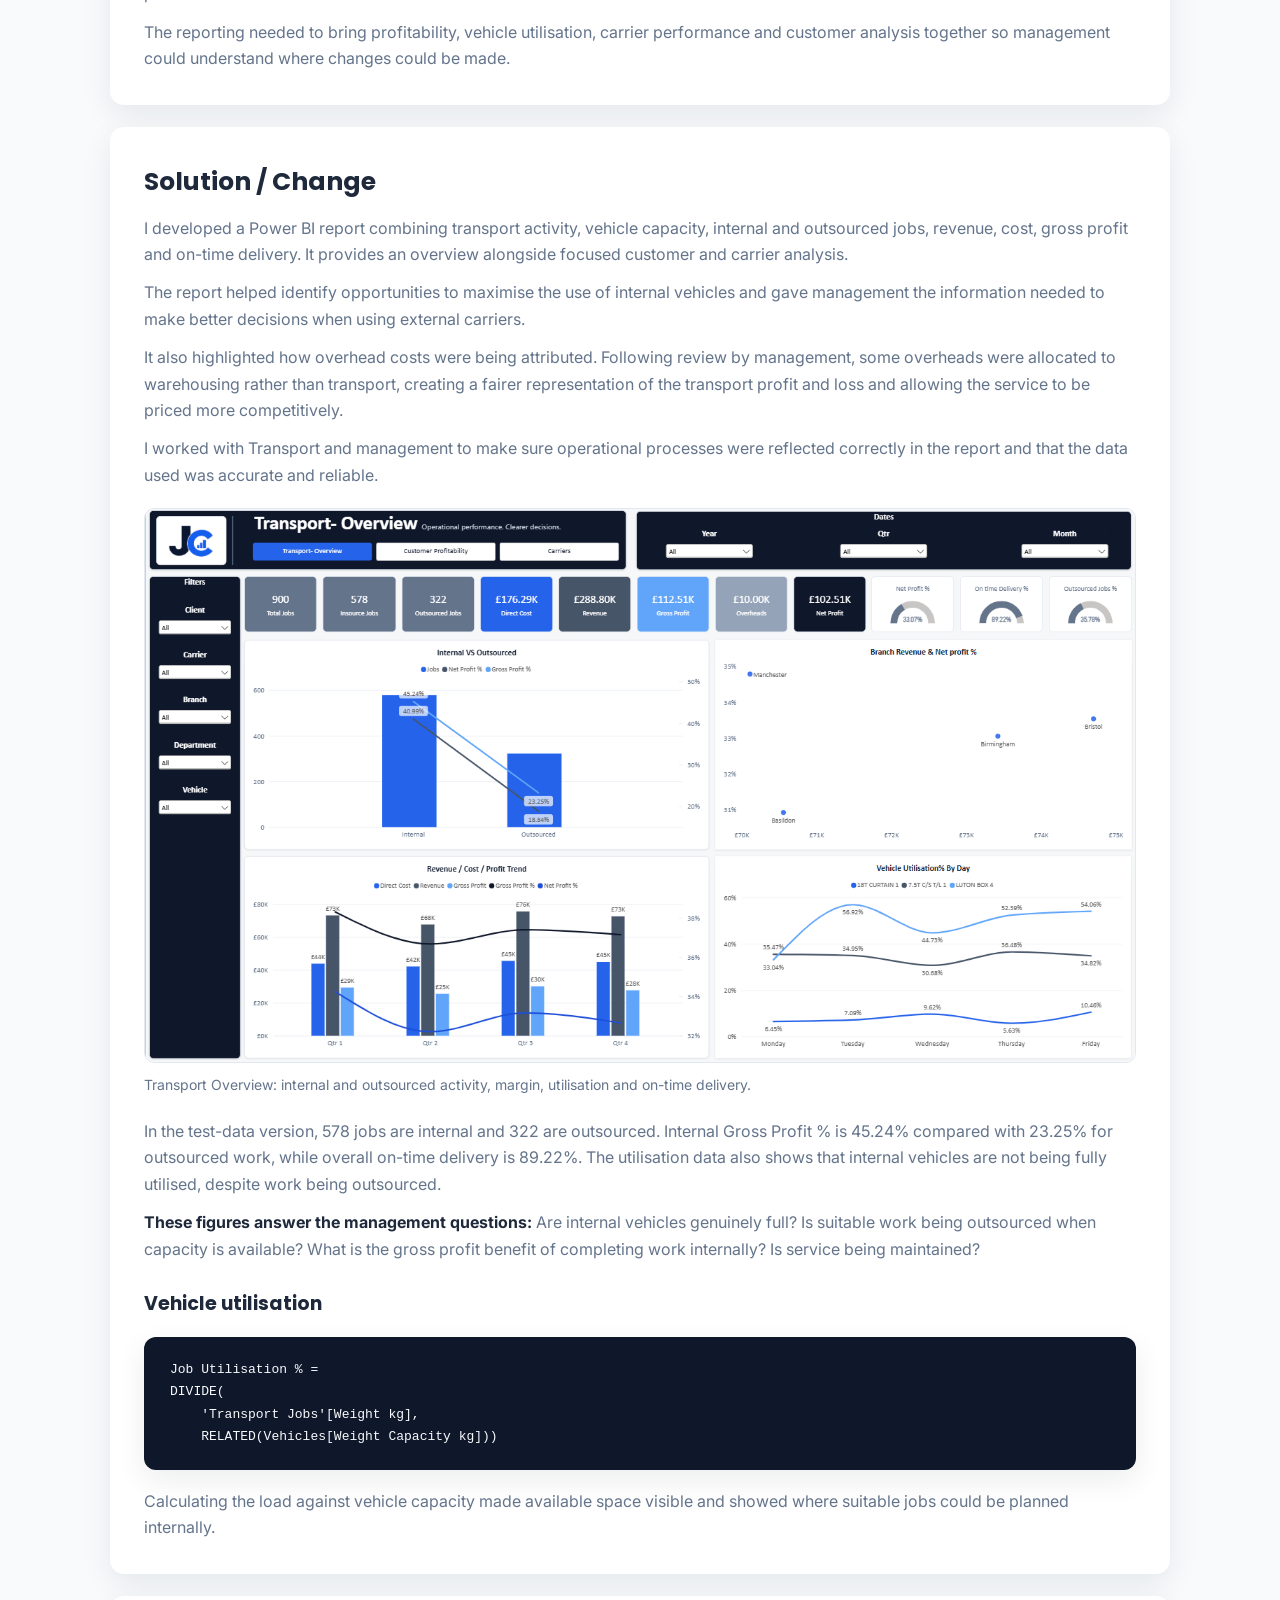
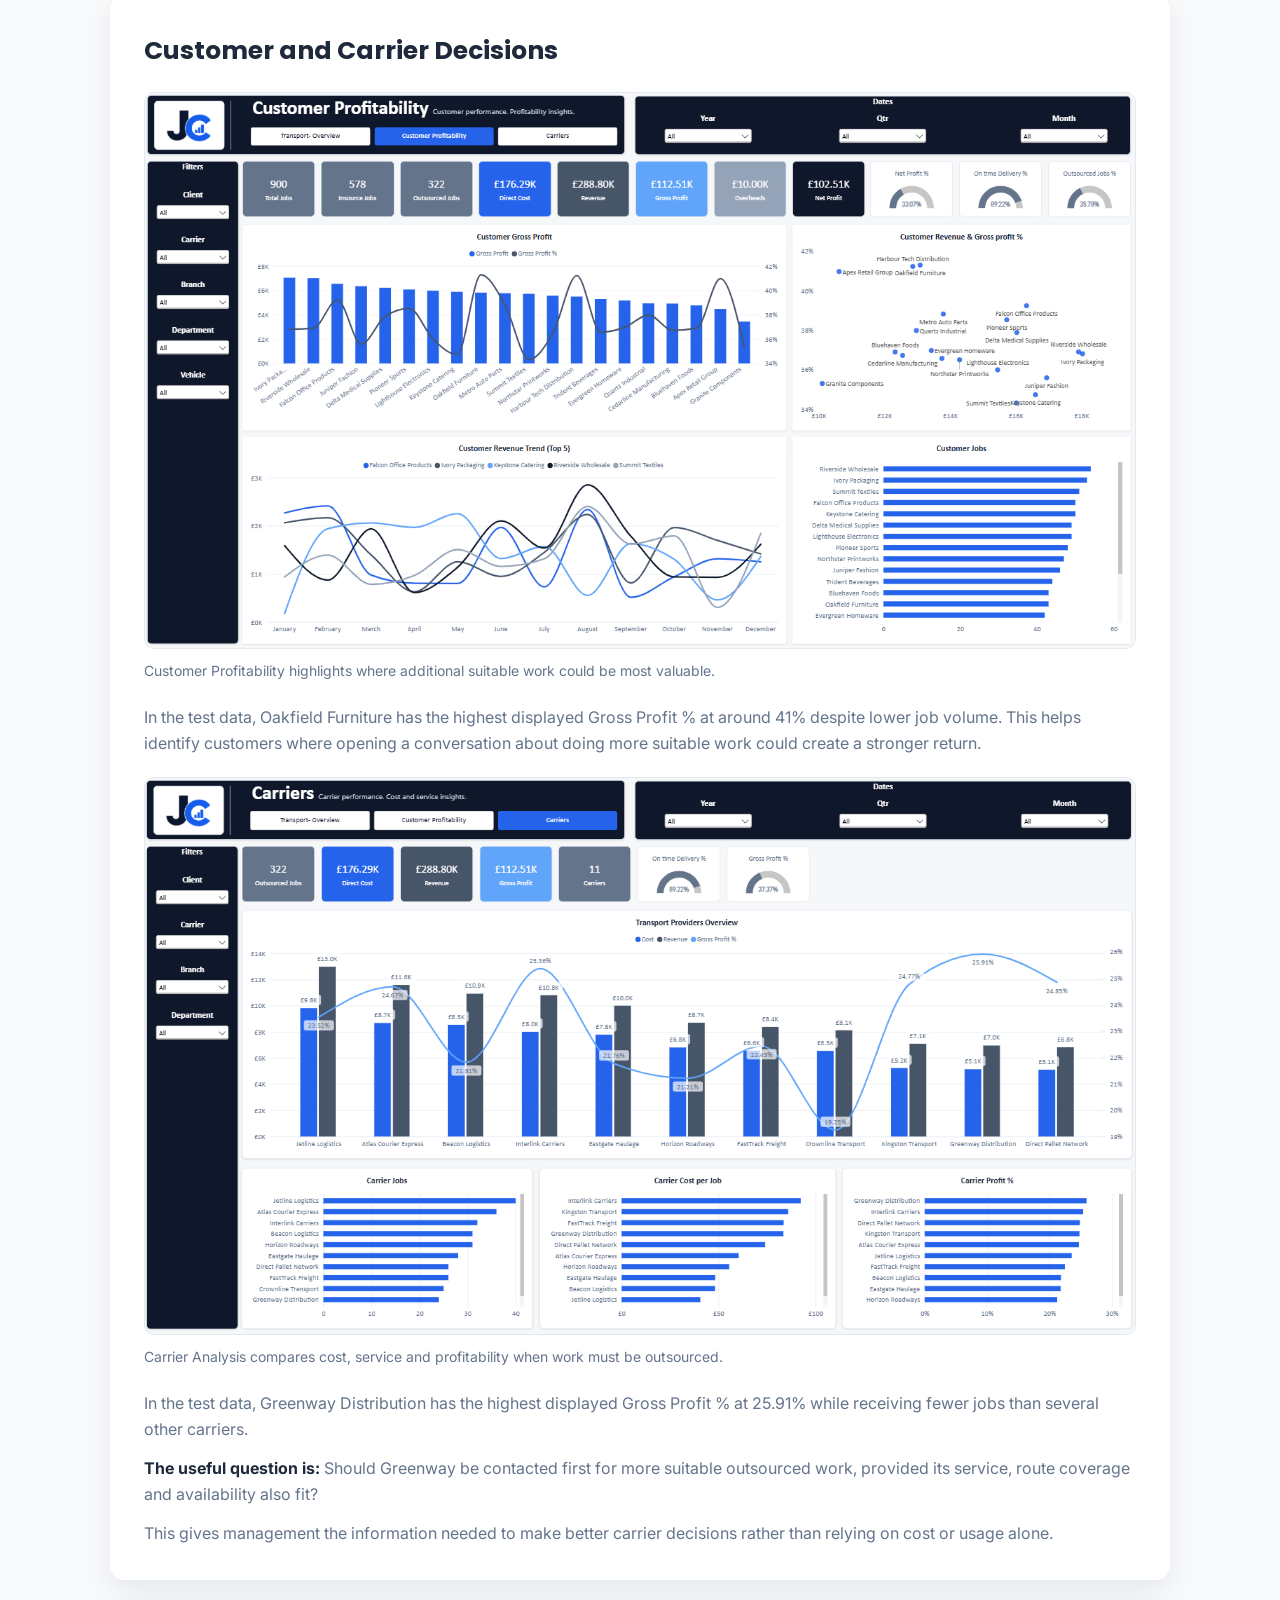
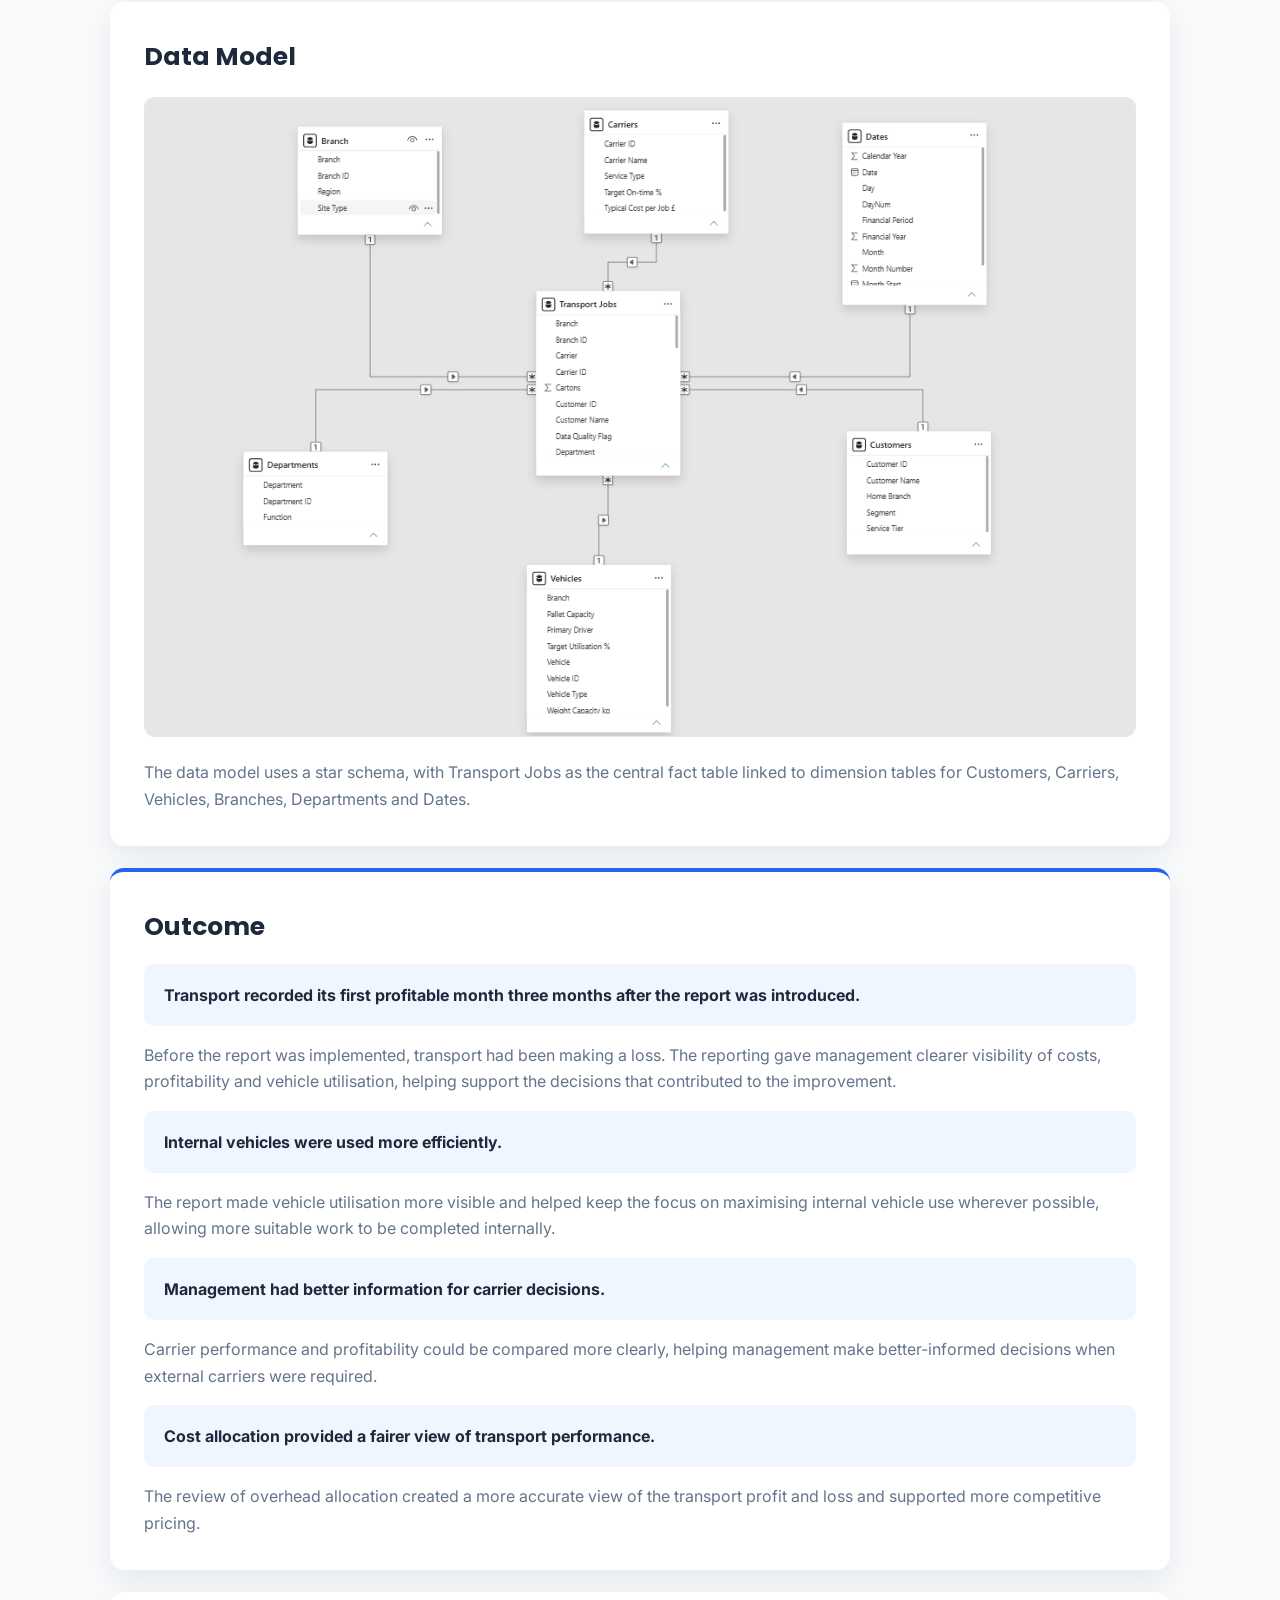
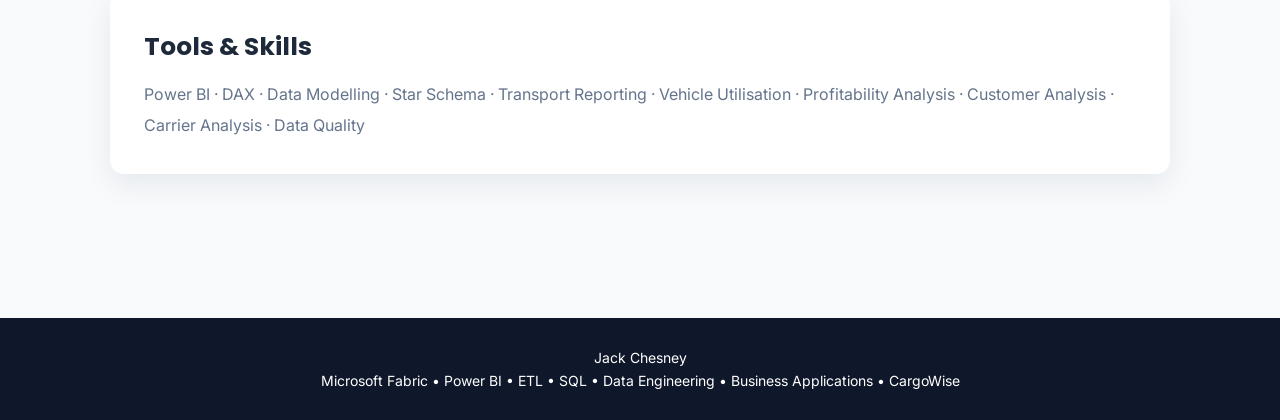
<file: project-transport.html>
<!DOCTYPE html>
<html lang="en-GB">
<head>
    <meta charset="UTF-8">
    <meta name="viewport" content="width=device-width, initial-scale=1">
    <meta name="description" content="Transport Performance Dashboard case study covering transport profitability, vehicle utilisation, carrier performance and operational improvements.">
    <title>Transport Performance Dashboard | Jack Chesney</title>
    <link rel="stylesheet" href="style.css">
</head>
<body>
    <a class="skip-link" href="#main">Skip to content</a>
    <nav aria-label="Main navigation">
        <a class="site-logo" href="index.html"><img src="logo-white.png" alt="Jack Chesney logo"></a>
        <a href="index.html">Home</a><a href="about.html">About Me</a><a href="journey.html">My Journey</a><a href="projects.html" aria-current="page">Projects</a><a href="contact.html">Contact</a>
    </nav>

    <main id="main">
        <section class="hero compact">
            <h1>Transport Performance Dashboard</h1>
            <p>Improving transport profitability through better visibility of costs, carrier performance and vehicle utilisation</p>
        </section>

        <section class="container case-layout">
            <a class="back-link" href="projects.html">← Back to Projects</a>

            <div class="case-meta">
                <div><strong>Project</strong><span>Transport Performance Dashboard</span></div>
                <div><strong>Tools</strong><span>Power BI, DAX, Star Schema</span></div>
                <div><strong>Status</strong><span>Real project recreated with test data</span></div>
            </div>

            <div class="case-actions">
                <a class="btn" href="transport-dashboard.pdf" target="_blank" rel="noopener">View Full Report (PDF)</a>
            </div>

            <div class="case-note portfolio-data">
                <strong>Portfolio Data</strong><br>
                This case study recreates a real transport reporting project using test data. All company, customer, vehicle and carrier information shown publicly is test data.
            </div>

            <section class="case-section">
                <h2>Project at a Glance</h2>

                <div class="story-grid">
                    <article class="story-step">
                        <span>01</span>
                        <h3>Problem</h3>
                        <p>Transport was making a loss, while limited visibility of costs, vehicle utilisation and carrier performance made it difficult to understand where improvements could be made.</p>
                    </article>

                    <article class="story-step">
                        <span>02</span>
                        <h3>Solution / Change</h3>
                        <p>I developed a Power BI report covering transport profitability, vehicle utilisation, carrier performance and customer analysis. This gave management clearer information to support operational and financial decisions.</p>
                    </article>

                    <article class="story-step">
                        <span>03</span>
                        <h3>Outcome</h3>
                        <p>Three months after the report was introduced, transport recorded its first profitable month after previously making a loss.</p>
                    </article>
                </div>
            </section>

            <section class="case-section">
                <h2>Problem</h2>

                <p>Transport had been making a loss, but the business did not have a clear view of the factors affecting its performance.</p>

                <p>Internal vehicles were believed to be full, so additional work was being outsourced. There was no clear view of whether vehicles were actually fully utilised or the gross profit benefit of completing suitable jobs internally.</p>

                <p>The business also needed to understand which carriers offered the best balance of gross profit and service when outsourcing was required, and which customers produced the strongest return.</p>

                <p>Some overhead costs were also being allocated to transport even though transport was provided as an additional service alongside warehousing. This affected how the transport profit and loss was represented and influenced how competitively the service could be priced.</p>

                <p>The reporting needed to bring profitability, vehicle utilisation, carrier performance and customer analysis together so management could understand where changes could be made.</p>
            </section>

            <section class="case-section">
                <h2>Solution / Change</h2>

                <p>I developed a Power BI report combining transport activity, vehicle capacity, internal and outsourced jobs, revenue, cost, gross profit and on-time delivery. It provides an overview alongside focused customer and carrier analysis.</p>

                <p>The report helped identify opportunities to maximise the use of internal vehicles and gave management the information needed to make better decisions when using external carriers.</p>

                <p>It also highlighted how overhead costs were being attributed. Following review by management, some overheads were allocated to warehousing rather than transport, creating a fairer representation of the transport profit and loss and allowing the service to be priced more competitively.</p>

                <p>I worked with Transport and management to make sure operational processes were reflected correctly in the report and that the data used was accurate and reliable.</p>

                <figure class="case-figure">
                    <a href="transport-overview.png" target="_blank" rel="noopener" title="Open full size">
                        <img src="transport-overview.png" alt="Transport Overview report page">
                    </a>
                    <figcaption>Transport Overview: internal and outsourced activity, margin, utilisation and on-time delivery.</figcaption>
                </figure>

                <p>In the test-data version, 578 jobs are internal and 322 are outsourced. Internal Gross Profit % is 45.24% compared with 23.25% for outsourced work, while overall on-time delivery is 89.22%. The utilisation data also shows that internal vehicles are not being fully utilised, despite work being outsourced.</p>

                <p><strong>These figures answer the management questions:</strong> Are internal vehicles genuinely full? Is suitable work being outsourced when capacity is available? What is the gross profit benefit of completing work internally? Is service being maintained?</p>

                <h3>Vehicle utilisation</h3>

                <pre class="dax-code"><code>Job Utilisation % =
DIVIDE(
    'Transport Jobs'[Weight kg],
    RELATED(Vehicles[Weight Capacity kg]))</code></pre>

                <p>Calculating the load against vehicle capacity made available space visible and showed where suitable jobs could be planned internally.</p>
            </section>

            <section class="case-section">
                <h2>Customer and Carrier Decisions</h2>

                <figure class="case-figure">
                    <a href="customer-profitability.png" target="_blank" rel="noopener" title="Open full size">
                        <img src="customer-profitability.png" alt="Customer Profitability report page">
                    </a>
                    <figcaption>Customer Profitability highlights where additional suitable work could be most valuable.</figcaption>
                </figure>

                <p>In the test data, Oakfield Furniture has the highest displayed Gross Profit % at around 41% despite lower job volume. This helps identify customers where opening a conversation about doing more suitable work could create a stronger return.</p>

                <figure class="case-figure">
                    <a href="carrier-analysis.png" target="_blank" rel="noopener" title="Open full size">
                        <img src="carrier-analysis.png" alt="Carrier Analysis report page">
                    </a>
                    <figcaption>Carrier Analysis compares cost, service and profitability when work must be outsourced.</figcaption>
                </figure>

                <p>In the test data, Greenway Distribution has the highest displayed Gross Profit % at 25.91% while receiving fewer jobs than several other carriers.</p>

                <p><strong>The useful question is:</strong> Should Greenway be contacted first for more suitable outsourced work, provided its service, route coverage and availability also fit?</p>

                <p>This gives management the information needed to make better carrier decisions rather than relying on cost or usage alone.</p>
            </section>

            <section class="case-section">
                <h2>Data Model</h2>

                <figure class="case-figure">
                    <a href="transport-semantic-model.png" target="_blank" rel="noopener" title="Open full size">
                        <img src="transport-semantic-model.png" alt="Transport star-schema semantic model">
                    </a>
                </figure>

                <p>The data model uses a star schema, with Transport Jobs as the central fact table linked to dimension tables for Customers, Carriers, Vehicles, Branches, Departments and Dates.</p>
            </section>

            <section class="case-section outcome-section">
                <h2>Outcome</h2>

                <p class="metric-highlight">
                    <strong>Transport recorded its first profitable month three months after the report was introduced.</strong>
                </p>

                <p>Before the report was implemented, transport had been making a loss. The reporting gave management clearer visibility of costs, profitability and vehicle utilisation, helping support the decisions that contributed to the improvement.</p>

                <p class="metric-highlight">
                    <strong>Internal vehicles were used more efficiently.</strong>
                </p>

                <p>The report made vehicle utilisation more visible and helped keep the focus on maximising internal vehicle use wherever possible, allowing more suitable work to be completed internally.</p>

                <p class="metric-highlight">
                    <strong>Management had better information for carrier decisions.</strong>
                </p>

                <p>Carrier performance and profitability could be compared more clearly, helping management make better-informed decisions when external carriers were required.</p>

                <p class="metric-highlight">
                    <strong>Cost allocation provided a fairer view of transport performance.</strong>
                </p>

                <p>The review of overhead allocation created a more accurate view of the transport profit and loss and supported more competitive pricing.</p>
            </section>

            <section class="case-section">
                <h2>Tools &amp; Skills</h2>
                <p class="tag-line">Power BI · DAX · Data Modelling · Star Schema · Transport Reporting · Vehicle Utilisation · Profitability Analysis · Customer Analysis · Carrier Analysis · Data Quality</p>
            </section>
        </section>
    </main>

    <footer>
        <p>Jack Chesney</p>
        <p>Microsoft Fabric • Power BI • ETL • SQL • Data Engineering • Business Applications • CargoWise</p>
    </footer>
</body>
</html>
</file>
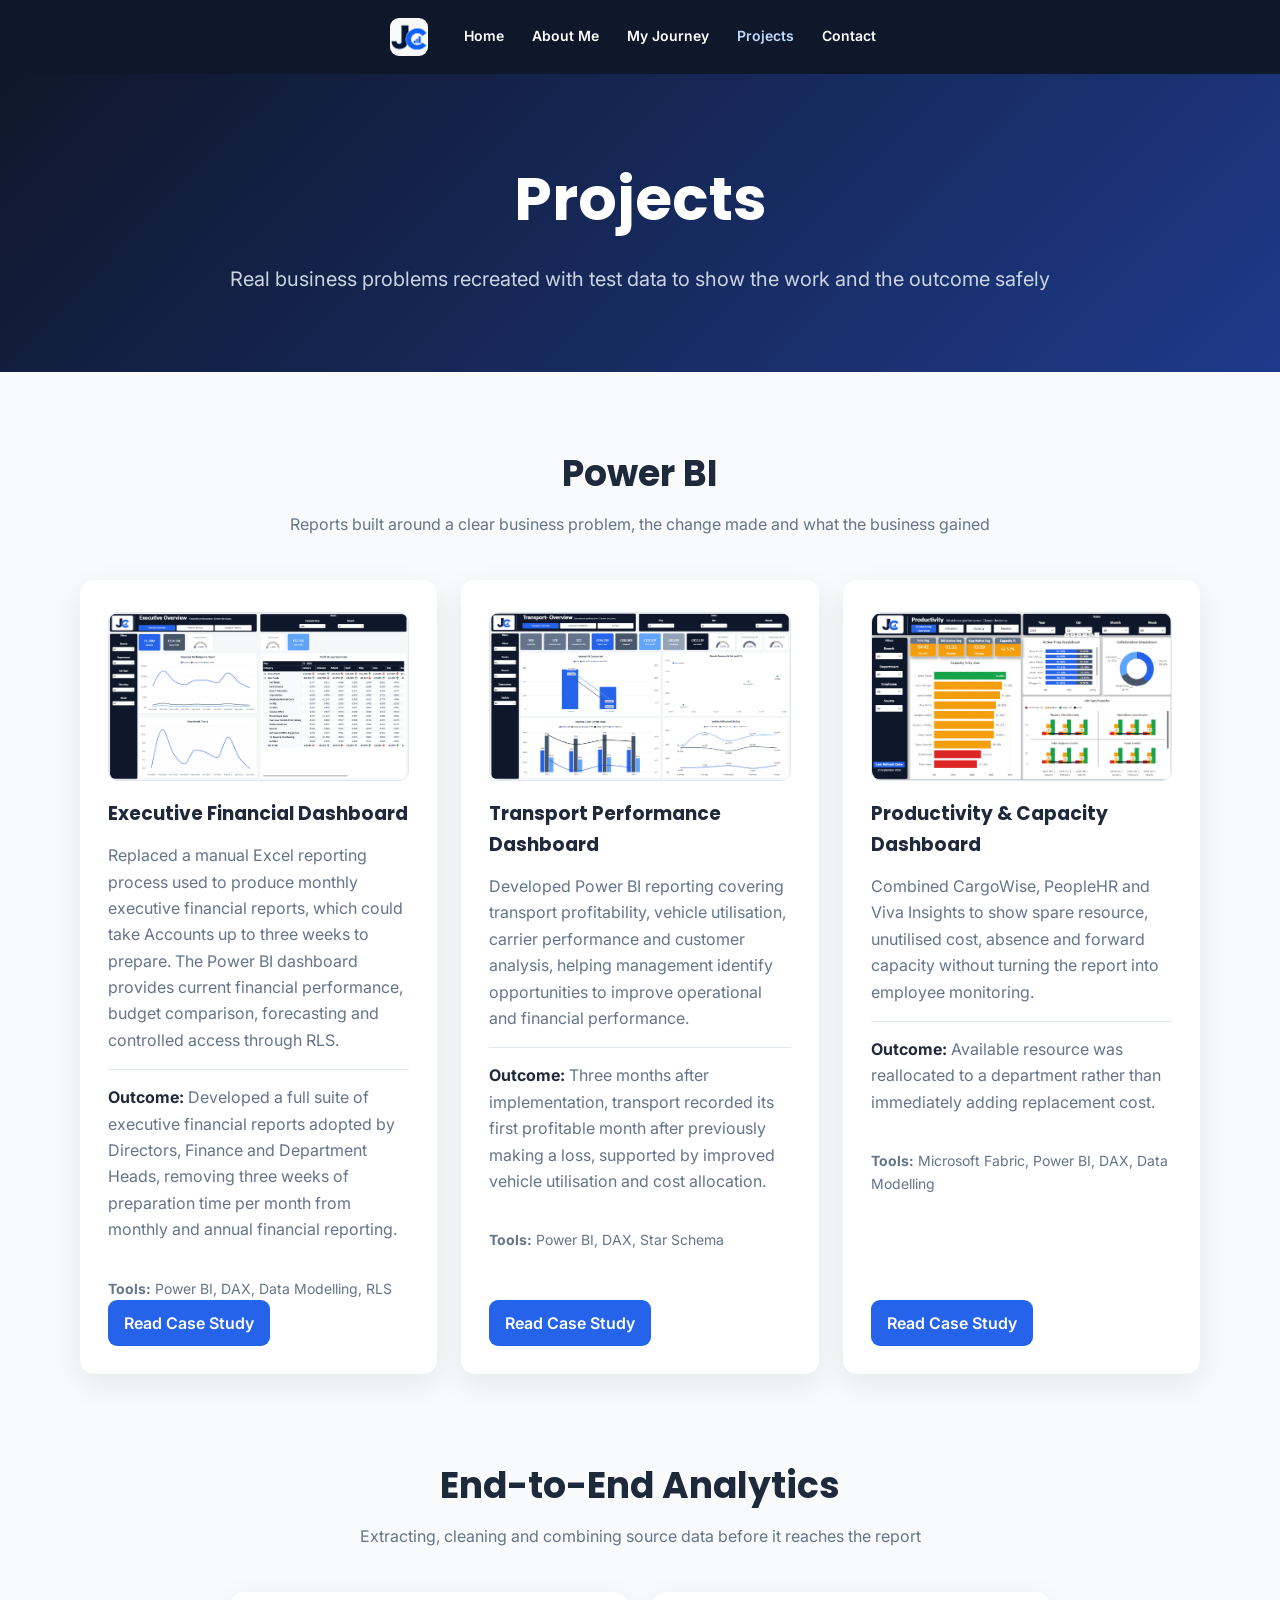
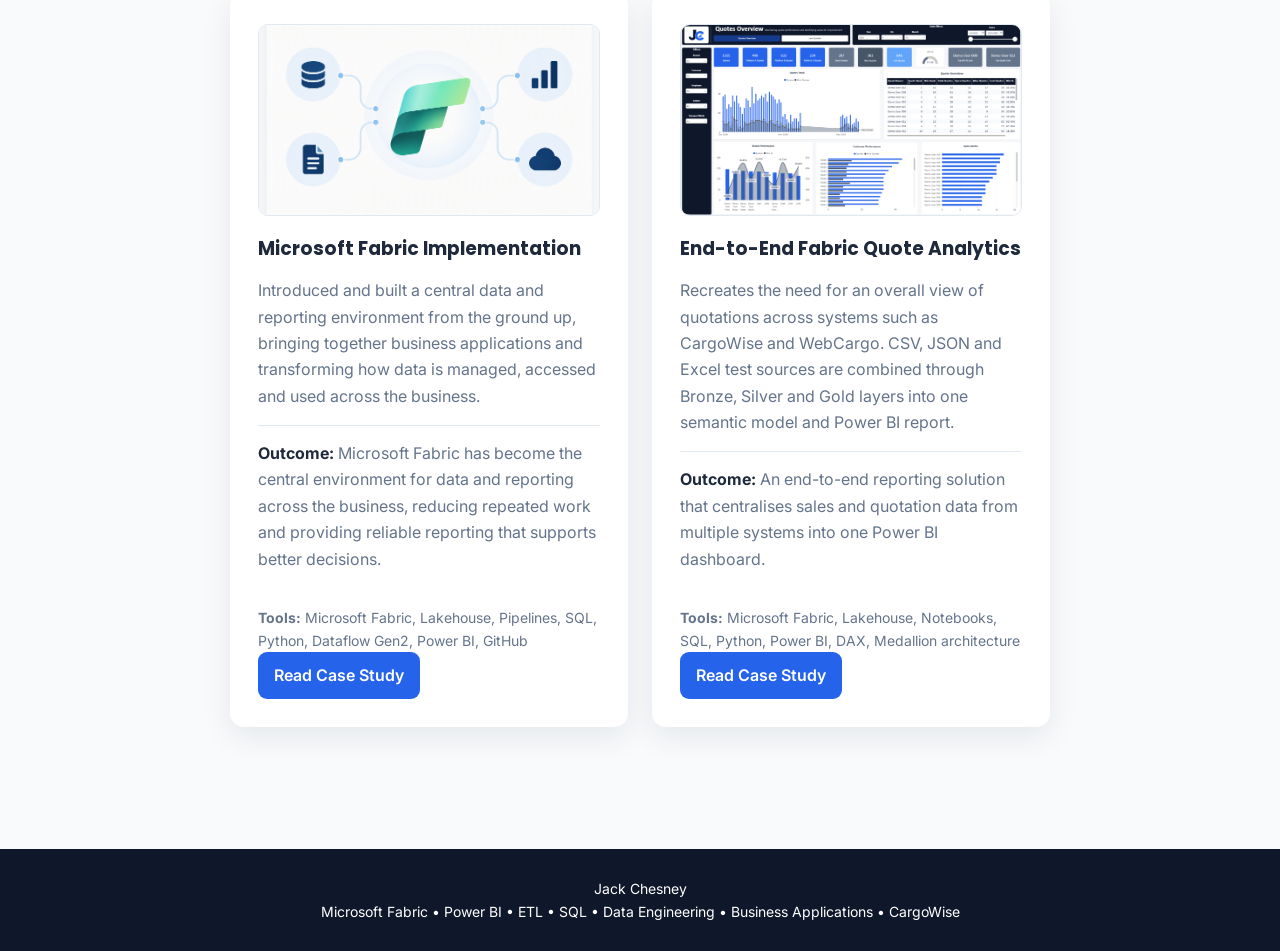
<file: projects.html>
<!DOCTYPE html>

<html lang="en-GB">
<head>
<meta charset="utf-8"/>
<meta content="width=device-width, initial-scale=1" name="viewport"/>
<meta content="Microsoft Fabric, ETL and Power BI projects by Jack Chesney, recreated with test data." name="description"/>
<title>Projects | Jack Chesney</title>
<link href="style.css" rel="stylesheet"/>
</head>
<body>
<a class="skip-link" href="#main">Skip to content</a>
<nav aria-label="Main navigation">
<a class="site-logo" href="index.html"><img alt="Jack Chesney logo" src="logo-white.png"/></a>
<a href="index.html">Home</a><a href="about.html">About Me</a><a href="journey.html">My Journey</a><a aria-current="page" href="projects.html">Projects</a><a href="contact.html">Contact</a>
</nav>
<main id="main">
<section class="hero compact"><h1>Projects</h1><p>Real business problems recreated with test data to show the work and the outcome safely</p></section>
<section class="container project-group">
<div class="section-title"><h2>Power BI</h2><p>Reports built around a clear business problem, the change made and what the business gained</p></div>
<div class="cards">
<article class="card project-card">
<div class="project-visual"><img alt="Executive Financial Dashboard" src="executive-financial-dashboard.png"/></div>
<h3>Executive Financial Dashboard</h3>
<p>Replaced a manual Excel reporting process used to produce monthly executive financial reports, which could take Accounts up to three weeks to prepare. The Power BI dashboard provides current financial performance, budget comparison, forecasting and controlled access through RLS.</p>
<p class="project-outcome"><strong>Outcome:</strong> 
Developed a full suite of executive financial reports adopted by Directors, Finance and Department Heads, removing three weeks of preparation time per month from monthly and annual financial reporting.
</p>
<p class="tools"><strong>Tools:</strong> Power BI, DAX, Data Modelling, RLS</p>
<a class="btn small" href="project-financial.html">Read Case Study</a>
</article>
<article class="card project-card">
<div class="project-visual"><img alt="Transport Performance Dashboard" src="transport-overview.png"/></div>
<h3>Transport Performance Dashboard</h3>
<p>Developed Power BI reporting covering transport profitability, vehicle utilisation, carrier performance and customer analysis, helping management identify opportunities to improve operational and financial performance.</p>
<p class="project-outcome"><strong>Outcome:</strong> Three months after implementation, transport recorded its first profitable month after previously making a loss, supported by improved vehicle utilisation and cost allocation.</p>
<p class="tools"><strong>Tools:</strong> Power BI, DAX, Star Schema</p>
<a class="btn small" href="project-transport.html">Read Case Study</a>
</article>
<article class="card project-card">
<div class="project-visual"><img alt="Productivity &amp; Capacity Dashboard" src="Productvity Overview.png"/></div>
<h3>Productivity &amp; Capacity Dashboard</h3>
<p>Combined CargoWise, PeopleHR and Viva Insights to show spare resource, unutilised cost, absence and forward capacity without turning the report into employee monitoring.</p>
<p class="project-outcome"><strong>Outcome:</strong> Available resource was reallocated to a department rather than immediately adding replacement cost.</p>
<p class="tools"><strong>Tools:</strong> Microsoft Fabric, Power BI, DAX, Data Modelling</p>
<a class="btn small" href="project-productivity.html">Read Case Study</a>
</article>
</div>
</section>
<section class="container project-group">
<div class="section-title"><h2>End-to-End Analytics</h2><p>Extracting, cleaning and combining source data before it reaches the report</p></div>
<div class="cards analytics-cards">
<article class="card project-card">
<div class="project-visual">
    <img src="fabric-logo.png" alt="Microsoft Fabric Logo">
</div>
<h3>Microsoft Fabric Implementation</h3>
<p>Introduced and built a central data and reporting environment from the ground up, bringing together business applications and transforming how data is managed, accessed and used across the business.</p>
<p class="project-outcome"><strong>Outcome:</strong> Microsoft Fabric has become the central environment for data and reporting across the business, reducing repeated work and providing reliable reporting that supports better decisions.</p>
<p class="tools"><strong>Tools:</strong> Microsoft Fabric, Lakehouse, Pipelines, SQL, Python, Dataflow Gen2, Power BI, GitHub</p>
<a class="btn small" href="project-fabric-platform.html">Read Case Study</a>
</article>
<article class="card project-card">
<div class="project-visual"><img alt="End-to-End Fabric Quote Analytics dashboard" src="fabric-quote-analytics.png"/></div>
<h3>End-to-End Fabric Quote Analytics</h3>
<p>Recreates the need for an overall view of quotations across systems such as CargoWise and WebCargo. CSV, JSON and Excel test sources are combined through Bronze, Silver and Gold layers into one semantic model and Power BI report.</p>
<p class="project-outcome"><strong>Outcome:</strong> An end-to-end reporting solution that centralises sales and quotation data from multiple systems into one Power BI dashboard.</p>
<p class="tools"><strong>Tools:</strong> Microsoft Fabric, Lakehouse, Notebooks, SQL, Python, Power BI, DAX, Medallion architecture</p>
<a class="btn small" href="project-fabric.html">Read Case Study</a>
</article>
</div>
</section>
</main>
<footer><p>Jack Chesney</p><p>Microsoft Fabric • Power BI • ETL • SQL • Data Engineering • Business Applications • CargoWise</p></footer>
</body>
</html>
</file>
<file: style.css>
@import url('https://fonts.googleapis.com/css2?family=Inter:wght@400;500;600&family=Poppins:wght@500;600;700&display=swap');

:root {
    --navy: #0F172A;
    --blue: #2563EB;
    --blue-dark: #1D4ED8;
    --background: #F8FAFC;
    --card: #FFFFFF;
    --text: #1E293B;
    --muted: #64748B;
    --line: #E2E8F0;
    --soft-blue: #EFF6FF;
    --shadow: 0 10px 30px rgba(15, 23, 42, .08);
}

* { margin: 0; padding: 0; box-sizing: border-box; }
html { scroll-behavior: smooth; }
body { background: var(--background); color: var(--text); font-family: 'Inter', sans-serif; line-height: 1.65; }
a:focus-visible { outline: 3px solid #93C5FD; outline-offset: 4px; }
.skip-link { position: absolute; left: -10000px; top: auto; width: 1px; height: 1px; overflow: hidden; }
.skip-link:focus { left: 16px; top: 12px; width: auto; height: auto; overflow: visible; background: #fff; color: var(--navy); padding: 10px 14px; border-radius: 7px; z-index: 100; }

nav { background: var(--navy); padding: 18px 20px; text-align: center; }
nav a { color: #fff; text-decoration: none; margin: 0 14px; font-weight: 600; font-size: 14px; transition: .2s; }
nav a:hover, nav a[aria-current="page"] { color: #BFDBFE; }
.site-logo { display: inline-flex !important; align-items: center !important; margin: 0 18px 0 0 !important; vertical-align: middle; }
.site-logo img { display: block; height: 38px; width: auto; max-width: none; object-fit: contain; border-radius: 9px; }

.hero { background: linear-gradient(135deg, #0F172A 0%, #1E3A8A 100%); color: #fff; text-align: center; padding: 100px 20px; }
.hero.compact { padding: 76px 20px; }
.hero h1 { font-family: 'Poppins', sans-serif; font-size: clamp(42px, 6vw, 60px); margin-bottom: 14px; }
.hero p { font-size: 20px; color: #CBD5E1; max-width: 860px; margin: auto; }
.hero-subtitle { margin-top: 12px !important; font-size: 18px !important; }
.hero-actions { display: flex; justify-content: center; gap: 12px; flex-wrap: wrap; margin-top: 25px; }
.btn { display: inline-block; padding: 13px 26px; background: var(--blue); color: #fff; text-decoration: none; border-radius: 9px; font-weight: 600; transition: .2s; }
.btn:hover { background: var(--blue-dark); transform: translateY(-2px); }
.btn.small { padding: 10px 16px; margin-top: 18px; }

.container { max-width: 1160px; margin: auto; padding: 72px 20px; }
.featured-projects { max-width: 1280px; }
.section-title { text-align: center; margin-bottom: 42px; }
.section-title h2 { font-size: 36px; font-family: 'Poppins', sans-serif; }
.section-title p { color: var(--muted); max-width: 720px; margin: 8px auto 0; }
.cards { display: grid; grid-template-columns: repeat(3, minmax(0, 1fr)); gap: 24px; }
.cards.single { grid-template-columns: minmax(0, 1fr); max-width: 430px; }
.card { background: var(--card); padding: 28px; border-radius: 14px; box-shadow: var(--shadow); transition: .2s; }
.card:hover { transform: translateY(-4px); }
.card h2, .card h3 { font-family: 'Poppins', sans-serif; margin-bottom: 12px; }
.project-card { display: flex; flex-direction: column; }
.project-card > p { color: var(--muted); }
.project-card .btn { align-self: flex-start; margin-top: auto; }
.project-visual { width: 100%; aspect-ratio: 16/9; border-radius: 10px; margin: 4px 0 18px; overflow: hidden; background: linear-gradient(135deg, #DBEAFE, #EFF6FF); border: 1px solid var(--line); }
.project-visual object { display: block; width: 100%; height: 100%; }
.project-visual img { width: 100%; height: 100%; object-fit: cover; }
.project-visual.fit-logo { background: #fff; }
.project-visual.fit-logo img { object-fit: contain; padding: 16px; }
.visual-fallback { height: 100%; display: grid; place-items: center; text-align: center; padding: 20px; color: #1E40AF; font-weight: 600; background: var(--soft-blue); }
.tools { font-size: 14px; color: var(--muted); margin-top: 16px; }
.project-outcome { margin: 16px 0 18px; padding-top: 14px; border-top: 1px solid var(--line); }
.project-outcome strong { color: var(--text); }
.project-group + .project-group { padding-top: 10px; }

.skills-grid { display: grid; grid-template-columns: repeat(2, minmax(0, 1fr)); gap: 24px; }
.skill-card { position: relative; padding-left: 34px; }
.skill-card:before { content: ''; position: absolute; left: 0; top: 5px; width: 5px; height: calc(100% - 10px); border-radius: 10px; background: var(--blue); }
.skill-card p { color: var(--muted); }
.skill-list { display: flex; flex-wrap: wrap; gap: 8px; margin-top: 16px; }
.skill-list span { font-size: 12px; font-weight: 600; color: #1E3A8A; background: var(--soft-blue); border: 1px solid #DBEAFE; padding: 6px 9px; border-radius: 999px; }
.supporting-tools { margin-top: 16px; font-size: 14px; }
.supporting-tools strong { color: var(--text); }

.about-card { max-width: 900px; margin: auto; }
.about-section + .about-section { margin-top: 28px; padding-top: 28px; border-top: 1px solid var(--line); }
.about-section h2 { text-align: center; font-size: 22px; margin-bottom: 12px; }
.about-section p { color: var(--muted); }
.about-section p + p { margin-top: 14px; }
.about-section strong { color: var(--text); }

.timeline { position: relative; max-width: 900px; margin: auto; }
.timeline:before { content: ''; position: absolute; left: 30px; top: 0; bottom: 100px; width: 4px; background: var(--blue); }
.timeline-item { display: flex; gap: 20px; margin-bottom: 34px; }
.timeline-icon { width: 60px; height: 60px; min-width: 60px; border-radius: 50%; background: var(--blue); color: #fff; display: grid; place-items: center; font-weight: 700; z-index: 1; }
.timeline-content { background: #fff; padding: 24px; border-radius: 12px; box-shadow: var(--shadow); width: 100%; }
.timeline-content h3 { font-family: 'Poppins', sans-serif; }
.timeline-content p { color: var(--muted); }
.achievement-grid { display: grid; grid-template-columns: repeat(4, minmax(0, 1fr)); gap: 22px; }
.achievement-card { background: #fff; text-align: center; padding: 26px; border-radius: 14px; box-shadow: var(--shadow); }
.achievement-card p { color: var(--muted); }
.milestone-media { height: 80px; display: flex; align-items: center; justify-content: center; margin-bottom: 14px; }
.milestone-media object { max-width: 100%; height: 70px; }
.milestone-fallback, .milestone-mark { width: 70px; height: 70px; border-radius: 12px; display: grid; place-items: center; font-family: 'Poppins', sans-serif; font-weight: 700; font-size: 14px; }
.milestone-fallback { background: var(--soft-blue); color: #1E3A8A; border: 1px solid #DBEAFE; }

.case-layout { max-width: 1100px; }
.back-link { display: inline-block; margin-bottom: 24px; color: var(--blue); font-weight: 600; text-decoration: none; }
.case-meta { display: grid; grid-template-columns: repeat(3, 1fr); gap: 14px; margin-bottom: 38px; }
.case-meta div { background: #fff; border: 1px solid var(--line); border-radius: 10px; padding: 16px; }
.case-meta strong, .case-meta span { display: block; }
.case-meta strong { font-size: 12px; text-transform: uppercase; letter-spacing: .08em; color: var(--blue); }
.case-actions { margin-bottom: 22px; }
.case-note { border-left: 4px solid var(--blue); background: var(--soft-blue); padding: 16px 18px; color: #1E3A8A !important; }
.case-note.portfolio-data { margin-bottom: 22px; border-radius: 0 8px 8px 0; }
.case-section { background: #fff; border-radius: 14px; box-shadow: var(--shadow); padding: 34px; margin-bottom: 22px; }
.case-section h2 { font-family: 'Poppins', sans-serif; font-size: 25px; margin-bottom: 12px; }
.case-section h3 { font-family: 'Poppins', sans-serif; font-size: 19px; margin: 26px 0 10px; color: var(--text); }
.case-section p, .case-section li { color: var(--muted); }
.case-section p + p { margin-top: 12px; }
.case-section ul { padding-left: 22px; }
.case-section strong { color: var(--text); }
.tag-line { line-height: 1.9; }
.outcome-section { border-top: 4px solid var(--blue); }
.metric-highlight { background: var(--soft-blue); border-radius: 10px; padding: 18px 20px; margin: 16px 0 !important; color: #1E3A8A !important; }

.story-grid { display: grid; grid-template-columns: repeat(3, minmax(0, 1fr)); gap: 16px; margin-top: 20px; }
.story-step { border: 1px solid var(--line); border-radius: 12px; padding: 20px; background: #FCFDFE; }
.story-step > span { display: inline-grid; place-items: center; width: 36px; height: 36px; border-radius: 50%; background: var(--blue); color: #fff; font-weight: 700; font-size: 13px; }
.story-step h3 { margin: 12px 0 8px; }
.story-step p { font-size: 14px; }

.case-figure { margin: 20px 0 22px; }
.case-figure a { display: block; cursor: zoom-in; }
.case-figure img { display: block; width: 100%; max-width: 100%; height: auto; object-fit: contain; border: 1px solid var(--line); border-radius: 10px; background: #fff; }
.case-figure figcaption { margin-top: 10px; font-size: 14px; color: var(--muted); }
.case-figure.media-object object { display: block; width: 100%; min-height: 320px; border: 1px solid var(--line); border-radius: 10px; overflow: hidden; background: #fff; }
.case-figure.media-object object > .visual-fallback { min-height: 320px; }
.case-gallery { display: grid; grid-template-columns: repeat(2, minmax(0, 1fr)); gap: 18px; }
.case-gallery .case-figure { margin-bottom: 8px; }
.report-gallery { grid-template-columns: 1fr; }

.dax-code { background: var(--navy); color: #F8FAFC; border-radius: 12px; padding: 22px 26px; margin: 18px 0; overflow-x: auto; text-align: left; line-height: 1.7; box-shadow: var(--shadow); }
.dax-code code { font-family: 'Cascadia Code', Consolas, 'SFMono-Regular', Menlo, monospace; font-size: 13px; color: #F8FAFC; background: none; white-space: pre; display: block; }

.source-grid { display: grid; grid-template-columns: repeat(3, minmax(0, 1fr)); gap: 16px; margin-top: 20px; }
.source-card { border: 1px solid #BFDBFE; background: var(--soft-blue); border-radius: 12px; padding: 20px; }
.source-card strong, .source-card span { display: block; }
.source-card strong { font-family: 'Poppins', sans-serif; }
.source-card span { color: var(--blue); font-size: 13px; font-weight: 700; margin: 4px 0 8px; }
.source-card p { font-size: 14px; }
.architecture-flow { display: flex; align-items: center; justify-content: center; flex-wrap: wrap; gap: 10px; margin: 22px 0 28px; }
.architecture-flow span { background: var(--navy); color: #fff; border-radius: 9px; padding: 11px 14px; font-weight: 600; font-size: 14px; }
.architecture-flow b { color: var(--blue); font-size: 20px; }
.compact-flow { margin-bottom: 18px; }
.compact-flow span { font-size: 12px; padding: 9px 11px; }
.comparison-grid { display: grid; grid-template-columns: repeat(2, minmax(0, 1fr)); gap: 18px; }
.comparison-grid article { border: 1px solid var(--line); border-radius: 12px; padding: 22px; }
.comparison-grid h3 { margin-top: 0; }
.report-summary-grid { display: grid; grid-template-columns: repeat(3, minmax(0, 1fr)); gap: 16px; margin: 20px 0; }
.report-summary-grid article { border-left: 4px solid var(--blue); background: var(--soft-blue); padding: 18px; border-radius: 0 10px 10px 0; }
.report-summary-grid h3 { margin-top: 0; }
.report-summary-grid p { font-size: 14px; }

.contact-grid { display: grid; grid-template-columns: repeat(3, 1fr); gap: 24px; }
.contact-card { text-decoration: none; color: var(--text); min-height: 180px; display: flex; flex-direction: column; }
.contact-card span { color: var(--blue); font-weight: 600; }
.contact-card strong { font-family: 'Poppins', sans-serif; font-size: 18px; margin-top: 8px; overflow-wrap: anywhere; }
.contact-card small { color: var(--muted); margin-top: auto; }
.credential-list { display: grid; grid-template-columns: repeat(2, minmax(0, 1fr)); gap: 22px; max-width: 900px; margin: auto; }
.credential-list .card h2 { font-size: 20px; color: var(--blue); }
.credential-list .card p { color: var(--muted); }

footer { background: var(--navy); color: #fff; text-align: center; padding: 28px 20px; margin-top: 50px; font-size: 14px; }
footer p { margin: 0; text-align: center; }

@media (max-width: 900px) {
    .cards, .skills-grid { grid-template-columns: 1fr 1fr; }
    .achievement-grid, .contact-grid { grid-template-columns: 1fr 1fr; }
    .story-grid, .source-grid, .report-summary-grid { grid-template-columns: 1fr; }
}

@media (max-width: 650px) {
    nav a { display: block; margin: 9px 0; }
    .site-logo { display: flex !important; justify-content: center; margin: 0 0 12px !important; }
    .hero { padding: 72px 20px; }
    .container { padding: 52px 18px; }
    .cards, .skills-grid, .achievement-grid, .contact-grid, .case-meta, .case-gallery, .comparison-grid, .credential-list { grid-template-columns: 1fr; }
    .cards.single { max-width: none; }
    .timeline:before { left: 23px; }
    .timeline-icon { width: 48px; height: 48px; min-width: 48px; }
    .case-section { padding: 22px 18px; }
    .dax-code { padding: 16px 18px; }
    .case-figure.media-object object, .case-figure.media-object object > .visual-fallback { min-height: 220px; }
    .architecture-flow { flex-direction: column; }
    .architecture-flow b { transform: rotate(90deg); }
}


/* Microsoft Fabric platform case study */
.platform-placeholder { background: linear-gradient(135deg, #0F172A 0%, #1E40AF 58%, #2563EB 100%); border: 0; }
.platform-card-visual { height: 100%; display: flex; align-items: center; justify-content: center; gap: 10px; padding: 18px; }
.platform-card-visual span { background: rgba(255,255,255,.96); color: #1E3A8A; border-radius: 8px; padding: 9px 11px; font-size: 12px; font-weight: 700; box-shadow: 0 6px 16px rgba(15,23,42,.16); }
.platform-card-visual b { color: #BFDBFE; font-size: 18px; }
.analytics-cards { grid-template-columns: repeat(2, minmax(0, 1fr)); max-width: 820px; margin: 0 auto; }
.code-disclosure { border: 1px solid var(--line); border-radius: 12px; margin: 16px 0; overflow: hidden; background: #fff; }
.code-disclosure summary { cursor: pointer; padding: 16px 20px; background: var(--soft-blue); color: #1E3A8A; font-weight: 700; }
.code-disclosure summary:hover { background: #DBEAFE; }
.code-disclosure .code-intro { padding: 16px 20px 0; color: var(--muted); font-size: 14px; }
.code-disclosure .dax-code { margin: 16px; box-shadow: none; max-height: 560px; }
.environment-grid { display: grid; grid-template-columns: repeat(3, minmax(0, 1fr)); gap: 14px; margin-top: 20px; }
.environment-grid article { border-left: 4px solid var(--blue); background: var(--soft-blue); border-radius: 0 10px 10px 0; padding: 18px; }
.environment-grid h3 { margin: 0 0 8px; }
.environment-grid p { font-size: 14px; }
.lakehouse-layout { display: grid; grid-template-columns: minmax(280px, 420px) 1fr; gap: 24px; align-items: center; margin-top: 20px; }
.lakehouse-layout .case-figure { margin: 0; }
.lakehouse-layout .case-figure img { max-height: 650px; object-fit: contain; }
.section-kicker { color: var(--blue) !important; font-size: 13px; font-weight: 700; letter-spacing: .08em; text-transform: uppercase; }
.privacy-note { font-size: 13px; }

@media (max-width: 900px) {
    .environment-grid { grid-template-columns: 1fr; }
}
@media (max-width: 650px) {
    .analytics-cards, .lakehouse-layout { grid-template-columns: 1fr; }
    .platform-card-visual { gap: 6px; padding: 12px; }
    .platform-card-visual span { padding: 7px 8px; font-size: 11px; }
}
</file>
